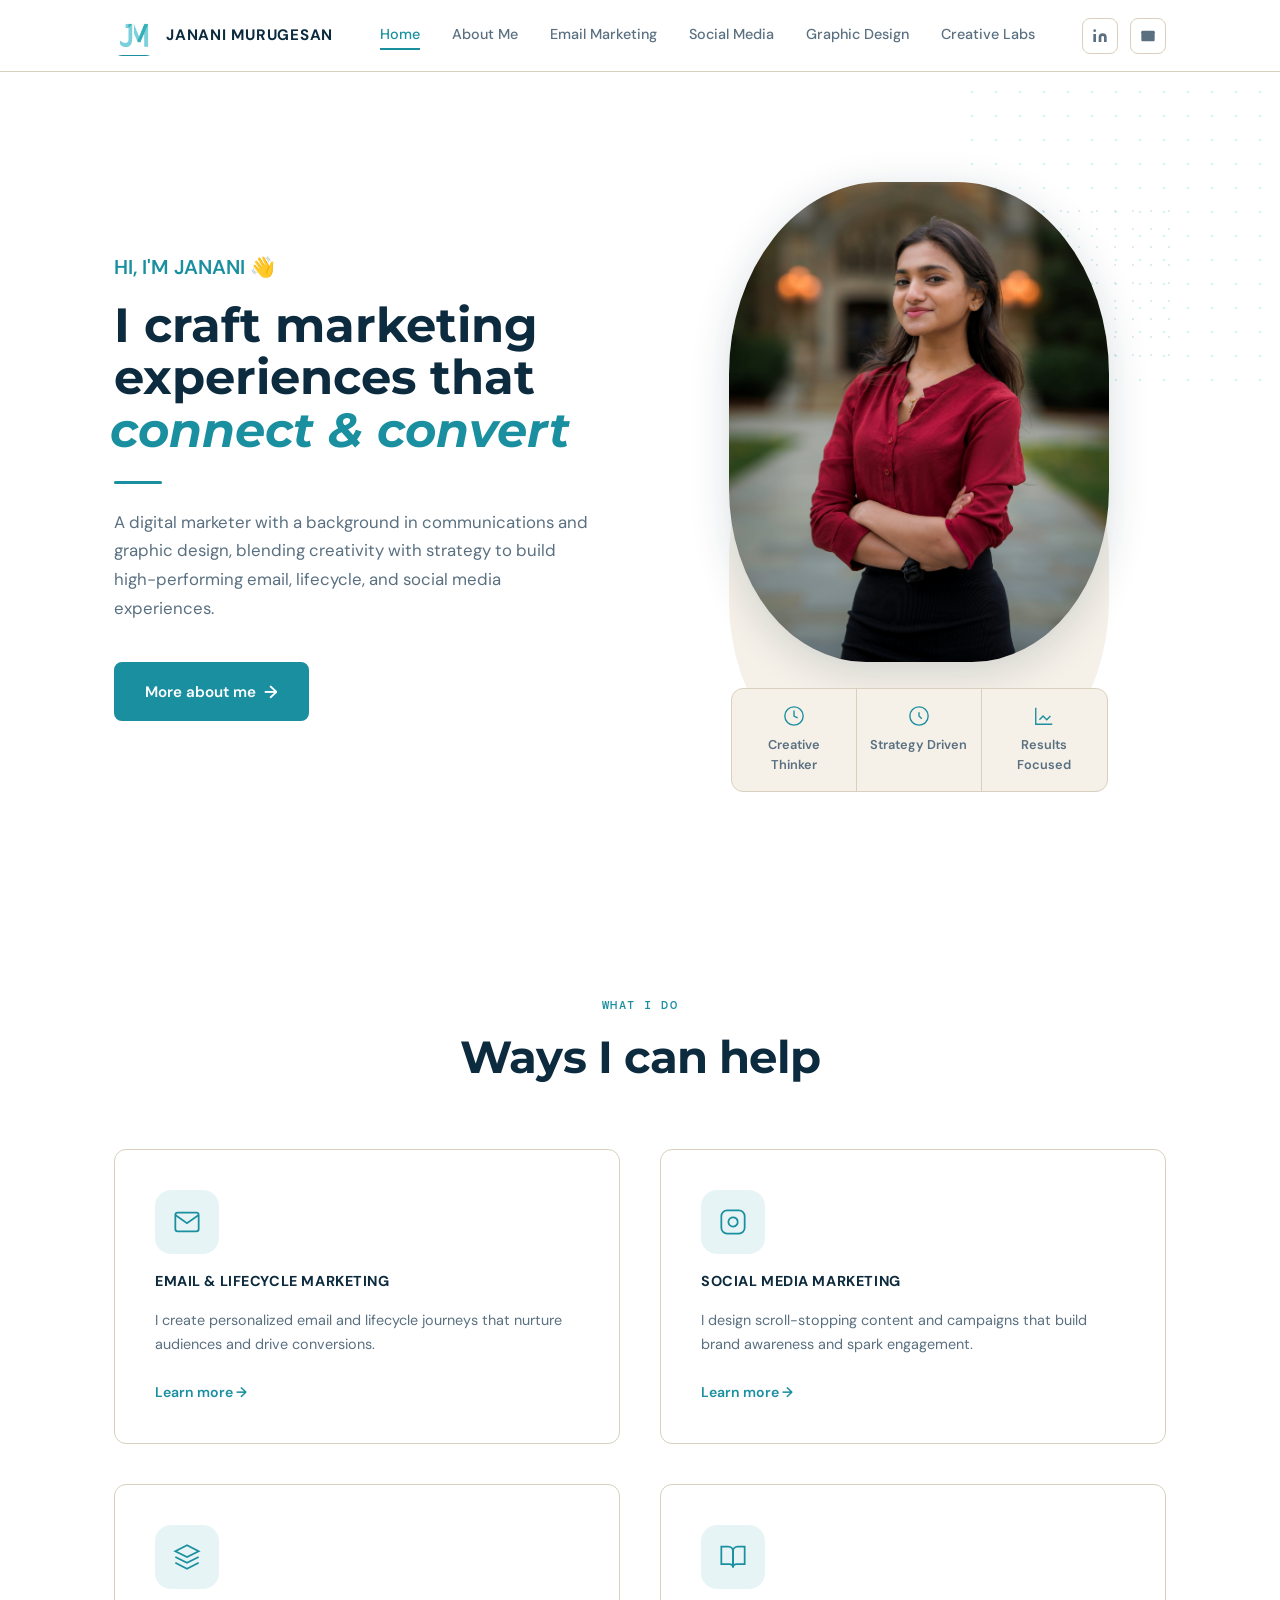
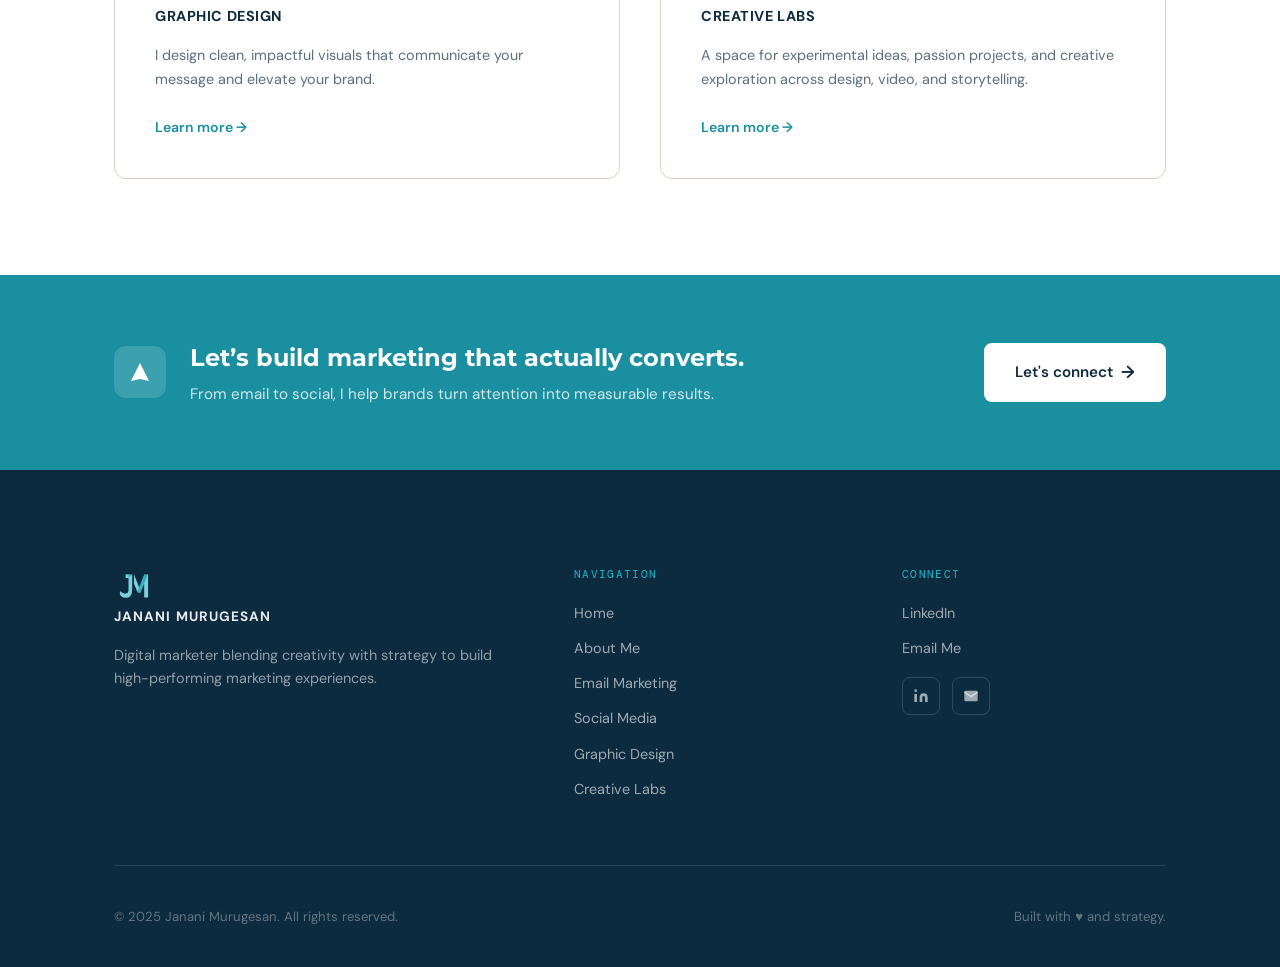
<file: index.html>
<!DOCTYPE html>
<html lang="en">
<head>
  <meta charset="UTF-8" />
  <meta name="viewport" content="width=device-width, initial-scale=1.0" />
  <title>Janani Murugesan</title>
  <link rel="icon" type="image/png" href="images/Logo/Personalidentity-03.jpg" />
  <link rel="preconnect" href="https://fonts.googleapis.com" />
  <link rel="preconnect" href="https://fonts.gstatic.com" crossorigin />
  <link href="https://fonts.googleapis.com/css2?family=Playfair+Display:ital,wght@0,700;1,700&family=DM+Sans:wght@400;500;600;700&family=DM+Mono:wght@400;500&family=Montserrat:wght@600;700&display=swap" rel="stylesheet">
  <link href="https://fonts.googleapis.com/css2?family=Playfair+Display:ital,wght@0,700;1,700&family=DM+Sans:wght@400;500;600;700&family=DM+Mono:wght@400;500&display=swap" rel="stylesheet" />
  <link rel="stylesheet" href="styles.css" />
  <link rel="stylesheet" href="home.css" />
</head>
<body>

  <!-- ======================== NAV ======================== -->
  <nav class="nav" id="nav">
    <div class="container nav__inner">
      <a href="index.html" class="nav__logo">
        <div class="nav__logo-mark"><img src="images/Logo/Personalidentity-03.jpg" alt="JM logo" /></div>
        <span class="nav__logo-name">Janani Murugesan</span>
      </a>

      <div class="nav__links">
        <a href="index.html" class="nav__link active">Home</a>
        <a href="about.html" class="nav__link">About Me</a>
        <a href="email-marketing1.html" class="nav__link">Email Marketing</a>
        <a href="social-media.html" class="nav__link">Social Media</a>
        <a href="graphic-design.html" class="nav__link">Graphic Design</a>
        <a href="misc.html" class="nav__link">Creative Labs</a>
      </div>

      <div class="nav__icons">
        <a href="https://www.linkedin.com/in/janani-murugesan-a76573238/" target="_blank" class="nav__icon" aria-label="LinkedIn">
          <svg viewBox="0 0 24 24" xmlns="http://www.w3.org/2000/svg"><path d="M16 8a6 6 0 0 1 6 6v7h-4v-7a2 2 0 0 0-2-2 2 2 0 0 0-2 2v7h-4v-7a6 6 0 0 1 6-6zM2 9h4v12H2z"/><circle cx="4" cy="4" r="2"/></svg>
        </a>
        <a href="mailto:jananimuru26@gmail.com" class="nav__icon" aria-label="Email">
          <svg viewBox="0 0 24 24" xmlns="http://www.w3.org/2000/svg"><path d="M4 4h16c1.1 0 2 .9 2 2v12c0 1.1-.9 2-2 2H4c-1.1 0-2-.9-2-2V6c0-1.1.9-2 2-2z"/><polyline points="22,6 12,13 2,6" style="fill:none;stroke:currentColor;stroke-width:2"/></svg>
        </a>
      </div>

      <button class="nav__hamburger" id="hamburger" aria-label="Toggle menu">
        <span></span><span></span><span></span>
      </button>
    </div>
  </nav>

  <!-- Mobile menu -->
  <div class="nav__mobile" id="mobileMenu">
    <a href="index.html" class="nav__mobile-link active">Home</a>
    <a href="about.html" class="nav__mobile-link">About Me</a>
    <a href="email-marketing1.html" class="nav__mobile-link">Email Marketing</a>
    <a href="social-media.html" class="nav__mobile-link">Social Media</a>
    <a href="graphic-design.html" class="nav__mobile-link">Graphic Design</a>
    <a href="misc.html" class="nav__mobile-link">Creative Labs</a>
    <div class="nav__mobile-icons">
      <a href="https://www.linkedin.com/in/janani-murugesan-a76573238/" target="_blank" class="nav__icon" aria-label="LinkedIn">
        <svg viewBox="0 0 24 24" xmlns="http://www.w3.org/2000/svg"><path d="M16 8a6 6 0 0 1 6 6v7h-4v-7a2 2 0 0 0-2-2 2 2 0 0 0-2 2v7h-4v-7a6 6 0 0 1 6-6zM2 9h4v12H2z"/><circle cx="4" cy="4" r="2"/></svg>
      </a>
      <a href="mailto:jananimuru26@gmail.com" class="nav__icon" aria-label="Email">
        <svg viewBox="0 0 24 24" xmlns="http://www.w3.org/2000/svg"><path d="M4 4h16c1.1 0 2 .9 2 2v12c0 1.1-.9 2-2 2H4c-1.1 0-2-.9-2-2V6c0-1.1.9-2 2-2z"/><polyline points="22,6 12,13 2,6" style="fill:none;stroke:currentColor;stroke-width:2"/></svg>
      </a>
    </div>
  </div>

  <main>
    <!-- ======================== HERO ======================== -->
    <section class="hero">
      <div class="hero__bg-dots"></div>
      <div class="container hero__inner">
        <div class="hero__content animate-fade-up">
          <p class="hero__greeting" style="text-transform: uppercase; font-size: 20px;">Hi, I'm Janani 👋</p>
          <h1 class="heading-xl hero__headline" style="line-height: 1.1;">
            <span style="font-family: 'Montserrat', sans-serif; font-weight: 700; letter-spacing: 0em;">
              I craft marketing experiences that
            </span><em class="hero__italic" style="font-family: 'Montserrat', sans-serif; font-weight: 700; letter-spacing: 0em; margin-left: -4px;">
              connect & convert
            </em>
          </h1>
          <div class="divider"></div>
          <p class="body-lg hero__body">
            A digital marketer with a background in communications and graphic design, blending creativity with strategy to build high-performing email, lifecycle, and social media experiences.
          </p>
          <div class="hero__actions">
            <a href="about.html" class="btn btn-primary btn-arrow">More about me</a>
          </div>
          
        </div>

        <div class="hero__image-wrap animate-fade-up animate-fade-up-delay-2" style="display:flex; flex-direction:column; align-items:center; gap:26px; align-self:start; margin-top:2px;">

          <div class="hero__image-bg" style="z-index:0;"></div>
        
          <div class="hero__image-container">
            <img src="/images/janani-photo.jpg" alt="Janani Murugesan" class="hero__photo" />
          </div>
        
          <div class="hero__badges" style="max-width:100%; margin-top:0; position:relative; z-index:5;">
            <div class="hero__badge">
              <svg viewBox="0 0 24 24" fill="none" stroke="currentColor" stroke-width="1.5">
                <circle cx="12" cy="12" r="10"/>
                <path d="M12 6v6l4 2"/>
              </svg>
              <span>Creative Thinker</span>
            </div>
        
            <div class="hero__badge">
              <svg viewBox="0 0 24 24" fill="none" stroke="currentColor" stroke-width="1.5">
                <path d="M12 22C6.477 22 2 17.523 2 12S6.477 2 12 2s10 4.477 10 10-4.477 10-10 10z"/>
                <path d="M12 8v4l3 3"/>
              </svg>
              <span>Strategy Driven</span>
            </div>
        
            <div class="hero__badge">
              <svg viewBox="0 0 24 24" fill="none" stroke="currentColor" stroke-width="1.5">
                <path d="M3 3v18h18"/>
                <path d="M7 16l4-4 4 4 4-4"/>
              </svg>
              <span>Results Focused</span>
            </div>
          </div>
        
          <div class="hero__dot-grid"></div>
        
        </div>
      </div>
    </section>

    <!-- ======================== WHAT I DO ======================== -->
    <section class="section services">
      <div class="container">
        <div class="text-center mb-md">
          <p class="label">What I Do</p>
          <h2 class="heading-lg mt-sm">Ways I can help</h2>
        </div>

        <div class="grid-2 services__grid">
          <!-- Email & Lifecycle -->
          <div class="card services__card">
            <div class="services__card-icon">
              <svg viewBox="0 0 24 24" fill="none" stroke="currentColor" stroke-width="1.5"><path d="M4 4h16c1.1 0 2 .9 2 2v12c0 1.1-.9 2-2 2H4c-1.1 0-2-.9-2-2V6c0-1.1.9-2 2-2z"/><polyline points="22,6 12,13 2,6"/></svg>
            </div>
            <h3 class="heading-sm services__title">Email &amp; Lifecycle Marketing</h3>
            <p class="body-sm mt-sm">I create personalized email and lifecycle journeys that nurture audiences and drive conversions.</p>
            <a href="email-marketing1.html" class="services__learn-more">Learn more →</a>
          </div>

          <!-- Social Media -->
          <div class="card services__card">
            <div class="services__card-icon">
              <svg viewBox="0 0 24 24" fill="none" stroke="currentColor" stroke-width="1.5"><rect x="2" y="2" width="20" height="20" rx="5"/><path d="M16 11.37A4 4 0 1 1 12.63 8 4 4 0 0 1 16 11.37z"/><line x1="17.5" y1="6.5" x2="17.51" y2="6.5"/></svg>
            </div>
            <h3 class="heading-sm services__title">Social Media Marketing</h3>
            <p class="body-sm mt-sm">I design scroll-stopping content and campaigns that build brand awareness and spark engagement.</p>
            <a href="social-media.html" class="services__learn-more">Learn more →</a>
          </div>

          <!-- Graphic Design -->
          <div class="card services__card">
            <div class="services__card-icon">
              <svg viewBox="0 0 24 24" fill="none" stroke="currentColor" stroke-width="1.5"><path d="M12 2L2 7l10 5 10-5-10-5z"/><path d="M2 17l10 5 10-5"/><path d="M2 12l10 5 10-5"/></svg>
            </div>
            <h3 class="heading-sm services__title">Graphic Design</h3>
            <p class="body-sm mt-sm">I design clean, impactful visuals that communicate your message and elevate your brand.</p>
            <a href="graphic-design.html" class="services__learn-more">Learn more →</a>
          </div>

          <!-- Publication Design -->
          <div class="card services__card">
            <div class="services__card-icon">
              <svg viewBox="0 0 24 24" fill="none" stroke="currentColor" stroke-width="1.5"><path d="M2 3h6a4 4 0 0 1 4 4v14a3 3 0 0 0-3-3H2z"/><path d="M22 3h-6a4 4 0 0 0-4 4v14a3 3 0 0 1 3-3h7z"/></svg>
            </div>
            <h3 class="heading-sm services__title">Creative Labs</h3>
            <p class="body-sm mt-sm"> A space for experimental ideas, passion projects, and creative exploration across design, video, and storytelling.</p>
            <a href="misc.html" class="services__learn-more">Learn more →</a>
          </div>
        </div>
      </div>
    </section>

    <!-- ======================== CTA BANNER ======================== -->
    <div class="cta-banner">
      <div class="container cta-banner__inner">
        <div class="flex gap-md" style="align-items:center;">
          <div class="cta-banner__icon">
            <svg viewBox="0 0 24 24" xmlns="http://www.w3.org/2000/svg"><path d="M12 19l9 2-9-18-9 18 9-2zm0 0v-8"/></svg>
          </div>
          <div class="cta-banner__text">
            <h3>Let’s build marketing that actually converts.</h3>
            <p>From email to social, I help brands turn attention into measurable results.</p>
          </div>
        </div>
        <a href="mailto:jananimuru26@gmail.com" class="btn btn-white btn-arrow">Let's connect</a>
      </div>
    </div>
  </main>

  <!-- ======================== FOOTER ======================== -->
  <footer class="footer">
    <div class="container">
      <div class="footer__top">
        <div class="footer__brand">
          <div class="nav__logo-mark1"><img src="images/Logo/Personalidentity-03.png" alt="JM logo" /></div>
          <div class="footer__brand-name">Janani Murugesan</div>
          <p class="footer__tagline">Digital marketer blending creativity with strategy to build high-performing marketing experiences.</p>
        </div>
        <div>
          <p class="footer__col-title">Navigation</p>
          <ul class="footer__links">
            <li><a href="index.html" class="footer__link">Home</a></li>
            <li><a href="about.html" class="footer__link">About Me</a></li>
            <li><a href="email-marketing1.html" class="footer__link">Email Marketing</a></li>
            <li><a href="social-media.html" class="footer__link">Social Media</a></li>
            <li><a href="graphic-design.html" class="footer__link">Graphic Design</a></li>
            <li><a href="misc.html" class="footer__link">Creative Labs</a></li>
          </ul>
        </div>
        <div>
          <p class="footer__col-title">Connect</p>
          <ul class="footer__links">
            <li><a href="https://www.linkedin.com/in/janani-murugesan-a76573238/" target="_blank" class="footer__link">LinkedIn</a></li>
            <li><a href="mailto:jananimuru26@gmail.com" class="footer__link">Email Me</a></li>
          </ul>
          <div class="footer__social mt-md">
            <a href="https://www.linkedin.com/in/janani-murugesan-a76573238/" target="_blank" class="footer__social-link" aria-label="LinkedIn">
              <svg viewBox="0 0 24 24"><path d="M16 8a6 6 0 0 1 6 6v7h-4v-7a2 2 0 0 0-2-2 2 2 0 0 0-2 2v7h-4v-7a6 6 0 0 1 6-6zM2 9h4v12H2z"/><circle cx="4" cy="4" r="2"/></svg>
            </a>
            <a href="mailto:jananimuru26@gmail.com" class="footer__social-link" aria-label="Email">
              <svg viewBox="0 0 24 24"><path d="M4 4h16c1.1 0 2 .9 2 2v12c0 1.1-.9 2-2 2H4c-1.1 0-2-.9-2-2V6c0-1.1.9-2 2-2z"/><polyline points="22,6 12,13 2,6" style="fill:none;stroke:currentColor;stroke-width:2"/></svg>
            </a>
          </div>
        </div>
      </div>
      <div class="footer__bottom">
        <span>© 2025 Janani Murugesan. All rights reserved.</span>
        <span>Built with ♥ and strategy.</span>
      </div>
    </div>
  </footer>

  <script src="nav.js"></script>
</body>
</html>
</file>
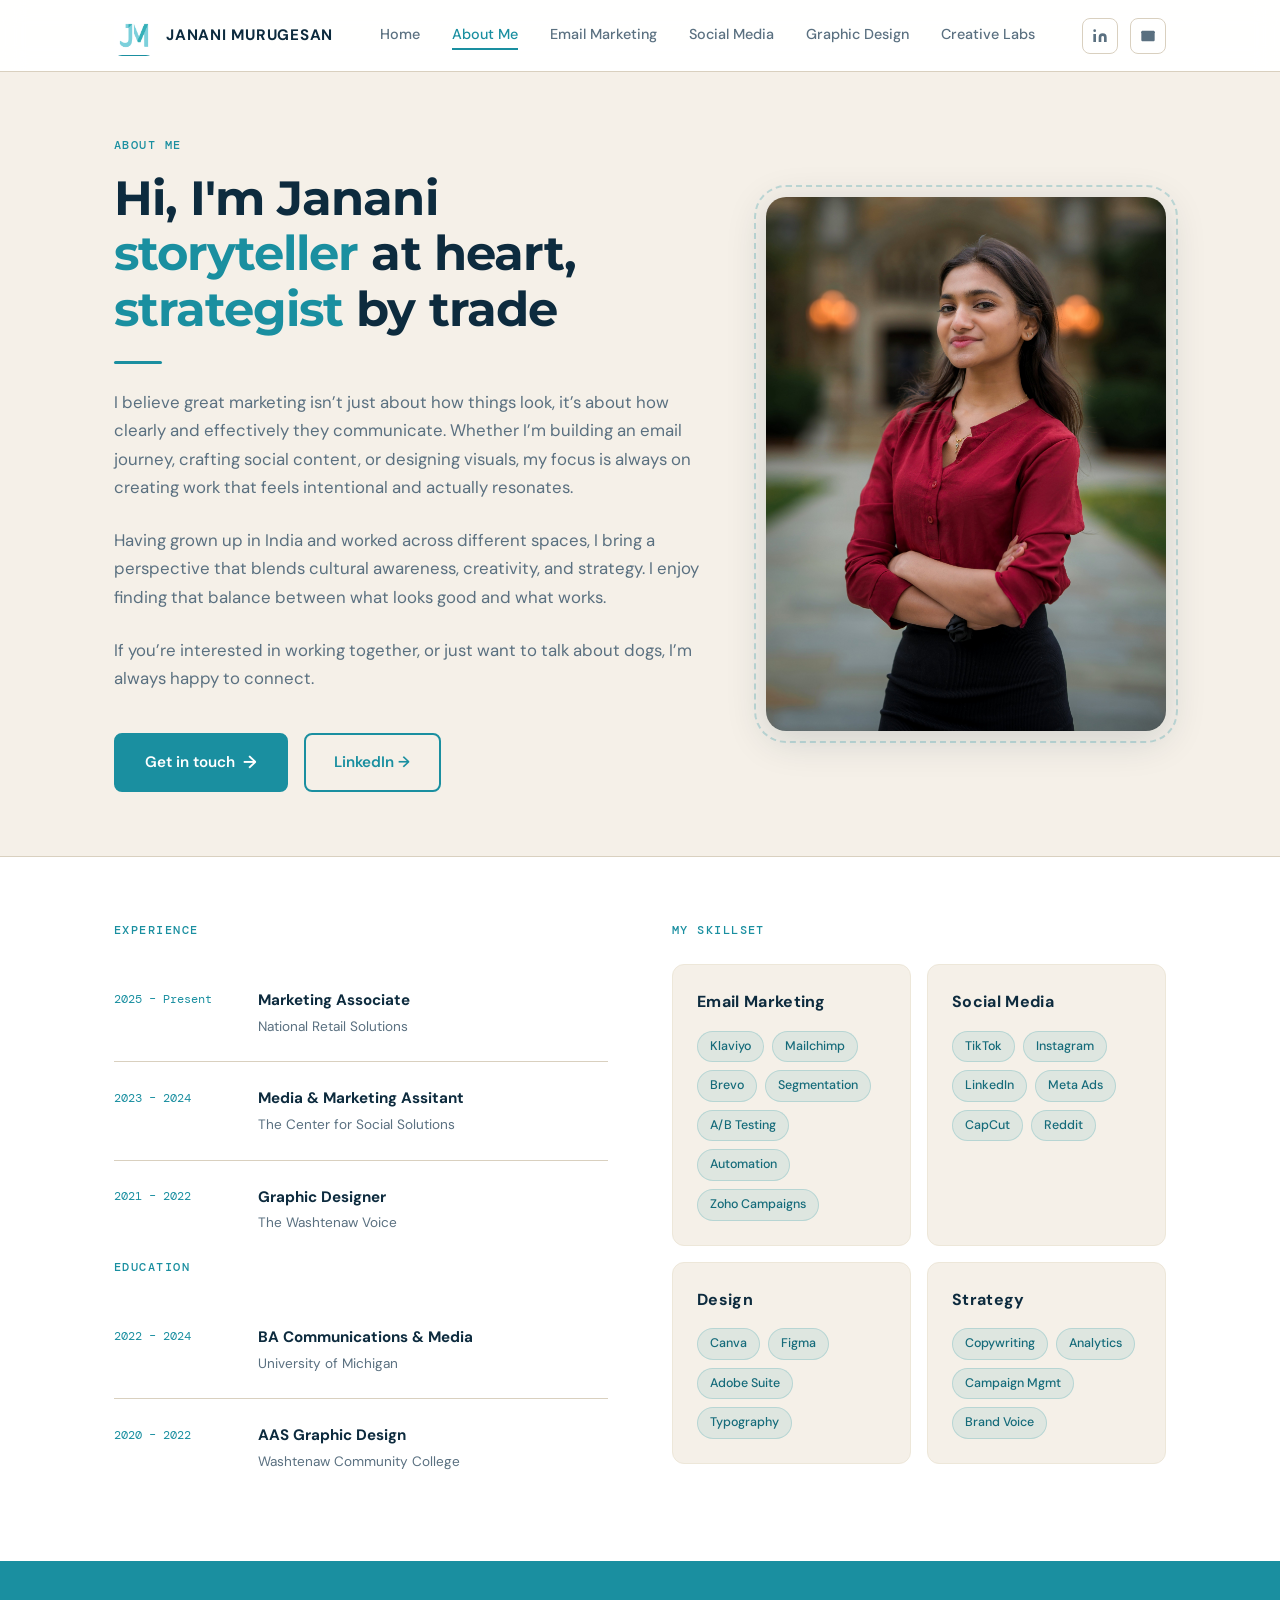
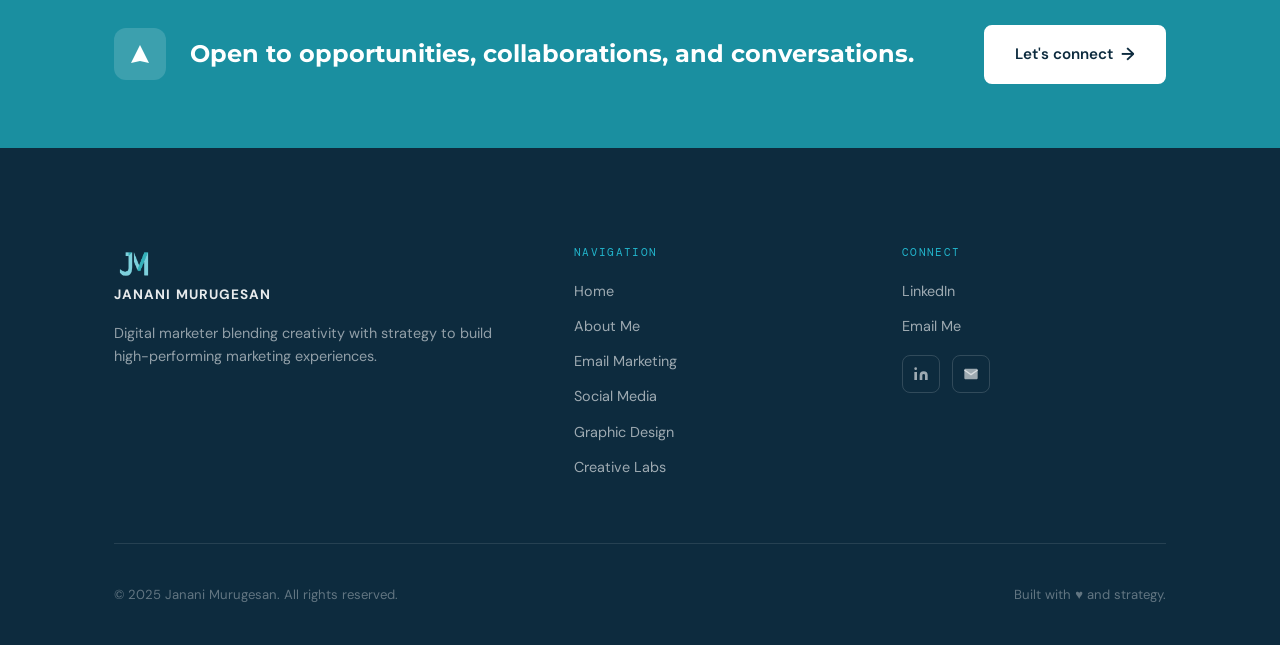
<file: about.html>
<!DOCTYPE html>
<html lang="en">
<head>
  <meta charset="UTF-8" />
  <meta name="viewport" content="width=device-width, initial-scale=1.0" />
  <title>About Me — Janani Murugesan</title>
  <link rel="icon" type="image/png" href="images/Logo/Personalidentity-03.jpg" />

  <link rel="preconnect" href="https://fonts.googleapis.com" />
  <link rel="preconnect" href="https://fonts.gstatic.com" crossorigin />
  <link href="https://fonts.googleapis.com/css2?family=Playfair+Display:ital,wght@0,700;1,700&family=DM+Sans:wght@400;500;600;700&family=DM+Mono:wght@400;500&family=Bebas+Neue&family=Montserrat:wght@700;800;900&display=swap" rel="stylesheet" />
  <link rel="stylesheet" href="styles.css" />
  <link rel="stylesheet" href="inner-pages.css" />
</head>
<body>

  <!-- ======================== NAV ======================== -->
  <nav class="nav" id="nav">
    <div class="container nav__inner">
      <a href="index.html" class="nav__logo">
        <div class="nav__logo-mark"><img src="images/Logo/Personalidentity-03.jpg" alt="JM logo" /></div>
        <span class="nav__logo-name">Janani Murugesan</span>
      </a>
      <div class="nav__links">
        <a href="index.html" class="nav__link">Home</a>
        <a href="about.html" class="nav__link active">About Me</a>
        <a href="email-marketing1.html" class="nav__link">Email Marketing</a>
        <a href="social-media.html" class="nav__link">Social Media</a>
        <a href="graphic-design.html" class="nav__link">Graphic Design</a>
        <a href="misc.html" class="nav__link">Creative Labs</a>
      </div>
      <div class="nav__icons">
        <a href="https://www.linkedin.com/in/janani-murugesan-a76573238/" target="_blank" class="nav__icon" aria-label="LinkedIn">
          <svg viewBox="0 0 24 24"><path d="M16 8a6 6 0 0 1 6 6v7h-4v-7a2 2 0 0 0-2-2 2 2 0 0 0-2 2v7h-4v-7a6 6 0 0 1 6-6zM2 9h4v12H2z"/><circle cx="4" cy="4" r="2"/></svg>
        </a>
        <a href="mailto:jananimuru26@gmail.com" class="nav__icon" aria-label="Email">
          <svg viewBox="0 0 24 24"><path d="M4 4h16c1.1 0 2 .9 2 2v12c0 1.1-.9 2-2 2H4c-1.1 0-2-.9-2-2V6c0-1.1.9-2 2-2z"/><polyline points="22,6 12,13 2,6" style="fill:none;stroke:currentColor;stroke-width:2"/></svg>
        </a>
      </div>
      <button class="nav__hamburger" id="hamburger" aria-label="Toggle menu">
        <span></span><span></span><span></span>
      </button>
    </div>
  </nav>
  <div class="nav__mobile" id="mobileMenu">
    <a href="index.html" class="nav__mobile-link">Home</a>
    <a href="about.html" class="nav__mobile-link active">About Me</a>
    <a href="email-marketing1.html" class="nav__mobile-link">Email Marketing</a>
    <a href="social-media.html" class="nav__mobile-link">Social Media</a>
    <a href="graphic-design.html" class="nav__mobile-link">Graphic Design</a>
    <a href="misc.html" class="nav__mobile-link active">Creative Labs</a>
    <div class="nav__mobile-icons">
      <a href="https://www.linkedin.com/in/janani-murugesan-a76573238/" target="_blank" class="nav__icon"><svg viewBox="0 0 24 24"><path d="M16 8a6 6 0 0 1 6 6v7h-4v-7a2 2 0 0 0-2-2 2 2 0 0 0-2 2v7h-4v-7a6 6 0 0 1 6-6zM2 9h4v12H2z"/><circle cx="4" cy="4" r="2"/></svg></a>
      <a href="mailto:jananimuru26@gmail.com" class="nav__icon"><svg viewBox="0 0 24 24"><path d="M4 4h16c1.1 0 2 .9 2 2v12c0 1.1-.9 2-2 2H4c-1.1 0-2-.9-2-2V6c0-1.1.9-2 2-2z"/><polyline points="22,6 12,13 2,6" style="fill:none;stroke:currentColor;stroke-width:2"/></svg></a>
    </div>
  </div>

  <main>

    <!-- ======================== ABOUT HERO ======================== -->
    <section class="about-hero">
      <div class="container">
        <div class="about-hero__inner">
          <div class="animate-fade-up">
            <p class="label">About Me</p>
            <h1 class="heading-xl mt-sm">
              Hi, I'm Janani<br>
              <span class="text-teal">storyteller</span> at heart, <span class="text-teal">strategist</span> by trade
            </h1>
            <div class="divider"></div>
            <p class="body-lg mt-md">
              I believe great marketing isn’t just about how things look, it’s about how clearly and effectively they communicate. Whether I’m building an email journey, crafting social content, or designing visuals, my focus is always on creating work that feels intentional and actually resonates.
            </p>
            <p class="body-lg mt-md">
              Having grown up in India and worked across different spaces, I bring a perspective that blends cultural awareness, creativity, and strategy. I enjoy finding that balance between what looks good and what works.
            </p>
            <p class="body-lg mt-md">
              If you’re interested in working together, or just want to talk about dogs, I’m always happy to connect.            </p>
            <div class="flex gap-sm mt-lg" style="flex-wrap:wrap;">
              <a href="mailto:jananimuru26@gmail.com" class="btn btn-primary btn-arrow">Get in touch</a>
              <a href="https://www.linkedin.com/in/janani-murugesan-a76573238/" target="_blank" class="btn btn-outline">LinkedIn →</a>
            </div>
          </div>
          <div class="about-hero__image-wrap animate-fade-up animate-fade-up-delay-2">
            <!-- Replace src with actual photo -->
            <img src="/images/janani-photo.jpg" alt="Janani Murugesan" class="about-hero__image" />
          </div>
        </div>
      </div>
    </section>

    <!-- ======================== WHAT I BRING ======================== -->
    <section class="section-sm">
      <div class="container">
        <div class="grid-2" style="gap: var(--space-xl); align-items: start;">
          <!-- Experience -->
          <div>
            <p class="label mb-md">Experience</p>
            <div class="experience-list">
              <div class="exp-item">
                <span class="exp-item__date">2025 – Present</span>
                <div>
                  <p class="exp-item__role">Marketing Associate</p>
                  <p class="exp-item__company">National Retail Solutions</p>
                </div>
              </div>
              <div class="exp-item">
                <span class="exp-item__date">2023 – 2024</span>
                <div>
                  <p class="exp-item__role">Media & Marketing Assitant</p>
                  <p class="exp-item__company">The Center for Social Solutions</p>
                </div>
              </div>
              <div class="exp-item">
                <span class="exp-item__date">2021 – 2022</span>
                <div>
                  <p class="exp-item__role">Graphic Designer</p>
                  <p class="exp-item__company">The Washtenaw Voice</p>
                </div>
              </div>
            </div>
            <div>
              <p class="label mb-md">Education</p>
              <div class="exp-item">
                <span class="exp-item__date">2022 – 2024</span>
                <div>
                  <p class="exp-item__role">BA Communications &amp; Media</p>
                  <p class="exp-item__company">University of Michigan</p>
                </div>
              </div>
              <div class="exp-item">
                <span class="exp-item__date">2020 – 2022</span>
                <div>
                  <p class="exp-item__role">AAS Graphic Design</p>
                  <p class="exp-item__company">Washtenaw Community College</p>
                </div>
              </div>
            </div>
          </div>

          <!-- Skills -->
          <div>
            <p class="label mb-md">My Skillset</p>
            <div class="grid-2" style="gap: var(--space-sm);">
              <div class="card card-beige" style="padding: var(--space-md);">
                <p class="heading-sm mb-sm">Email Marketing</p>
                <div class="skills-cloud" style="margin-top:0;">
                  <span class="tag tag-teal">Klaviyo</span>
                  <span class="tag tag-teal">Mailchimp</span>
                  <span class="tag tag-teal">Brevo</span>
                  <span class="tag tag-teal">Segmentation</span>
                  <span class="tag tag-teal">A/B Testing</span>
                  <span class="tag tag-teal">Automation</span>
                  <span class="tag tag-teal">Zoho Campaigns</span>
                </div>
              </div>
              <div class="card card-beige" style="padding: var(--space-md);">
                <p class="heading-sm mb-sm">Social Media</p>
                <div class="skills-cloud" style="margin-top:0;">
                  <span class="tag tag-teal">TikTok</span>
                  <span class="tag tag-teal">Instagram</span>
                  <span class="tag tag-teal">LinkedIn</span>
                  <span class="tag tag-teal">Meta Ads</span>
                  <span class="tag tag-teal">CapCut</span>
                  <span class="tag tag-teal">Reddit</span>
                </div>
              </div>
              <div class="card card-beige" style="padding: var(--space-md);">
                <p class="heading-sm mb-sm">Design</p>
                <div class="skills-cloud" style="margin-top:0;">
                  <span class="tag tag-teal">Canva</span>
                  <span class="tag tag-teal">Figma</span>
                  <span class="tag tag-teal">Adobe Suite</span>
                  <span class="tag tag-teal">Typography</span>
                </div>
              </div>
              <div class="card card-beige" style="padding: var(--space-md);">
                <p class="heading-sm mb-sm">Strategy</p>
                <div class="skills-cloud" style="margin-top:0;">
                  <span class="tag tag-teal">Copywriting</span>
                  <span class="tag tag-teal">Analytics</span>
                  <span class="tag tag-teal">Campaign Mgmt</span>
                  <span class="tag tag-teal">Brand Voice</span>
                </div>
              </div>
            </div>
          </div>
        </div>
      </div>
    </section>

    <!-- ======================== CTA ======================== -->
    <div class="cta-banner">
      <div class="container cta-banner__inner">
        <div class="flex gap-md" style="align-items:center;">
          <div class="cta-banner__icon">
            <svg viewBox="0 0 24 24" xmlns="http://www.w3.org/2000/svg"><path d="M12 19l9 2-9-18-9 18 9-2zm0 0v-8"/></svg>
          </div>
          <div class="cta-banner__text">
            <h3>Open to opportunities, collaborations, and conversations.</h3>
            
          </div>
        </div>
        <a href="mailto:jananimuru26@gmail.com.com" class="btn btn-white btn-arrow">Let's connect</a>
      </div>
    </div>

  </main>

  <!-- ======================== FOOTER ======================== -->
  <footer class="footer">
    <div class="container">
      <div class="footer__top">
        <div class="footer__brand">
          <div class="nav__logo-mark1"><img src="images/Logo/Personalidentity-03.png" alt="JM logo" /></div>
          <div class="footer__brand-name">Janani Murugesan</div>
          <p class="footer__tagline">Digital marketer blending creativity with strategy to build high-performing marketing experiences.</p>
        </div>
        <div>
          <p class="footer__col-title">Navigation</p>
          <ul class="footer__links">
            <li><a href="index.html" class="footer__link">Home</a></li>
            <li><a href="about.html" class="footer__link">About Me</a></li>
            <li><a href="email-marketing1.html" class="footer__link">Email Marketing</a></li>
            <li><a href="social-media.html" class="footer__link">Social Media</a></li>
            <li><a href="graphic-design.html" class="footer__link">Graphic Design</a></li>
            <li><a href="misc.html" class="footer__link">Creative Labs</a></li>
          </ul>
        </div>
        <div>
          <p class="footer__col-title">Connect</p>
          <ul class="footer__links">
            <li><a href="https://linkedin.com" target="_blank" class="footer__link">LinkedIn</a></li>
            <li><a href="mailto:jananimuru26@gmail.com" class="footer__link">Email Me</a></li>
          </ul>
          <div class="footer__social mt-md">
            <a href="https://www.linkedin.com/in/janani-murugesan-a76573238/" target="_blank" class="footer__social-link" aria-label="LinkedIn">
              <svg viewBox="0 0 24 24"><path d="M16 8a6 6 0 0 1 6 6v7h-4v-7a2 2 0 0 0-2-2 2 2 0 0 0-2 2v7h-4v-7a6 6 0 0 1 6-6zM2 9h4v12H2z"/><circle cx="4" cy="4" r="2"/></svg>
            </a>
            <a href="mailto:jananimuru26@gmail.com" class="footer__social-link" aria-label="Email">
              <svg viewBox="0 0 24 24"><path d="M4 4h16c1.1 0 2 .9 2 2v12c0 1.1-.9 2-2 2H4c-1.1 0-2-.9-2-2V6c0-1.1.9-2 2-2z"/><polyline points="22,6 12,13 2,6" style="fill:none;stroke:currentColor;stroke-width:2"/></svg>
            </a>
          </div>
        </div>
      </div>
      <div class="footer__bottom">
        <span>© 2025 Janani Murugesan. All rights reserved.</span>
        <span>Built with ♥ and strategy.</span>
      </div>
    </div>
  </footer>

  <script src="nav.js"></script>
</body>
</html>
</file>
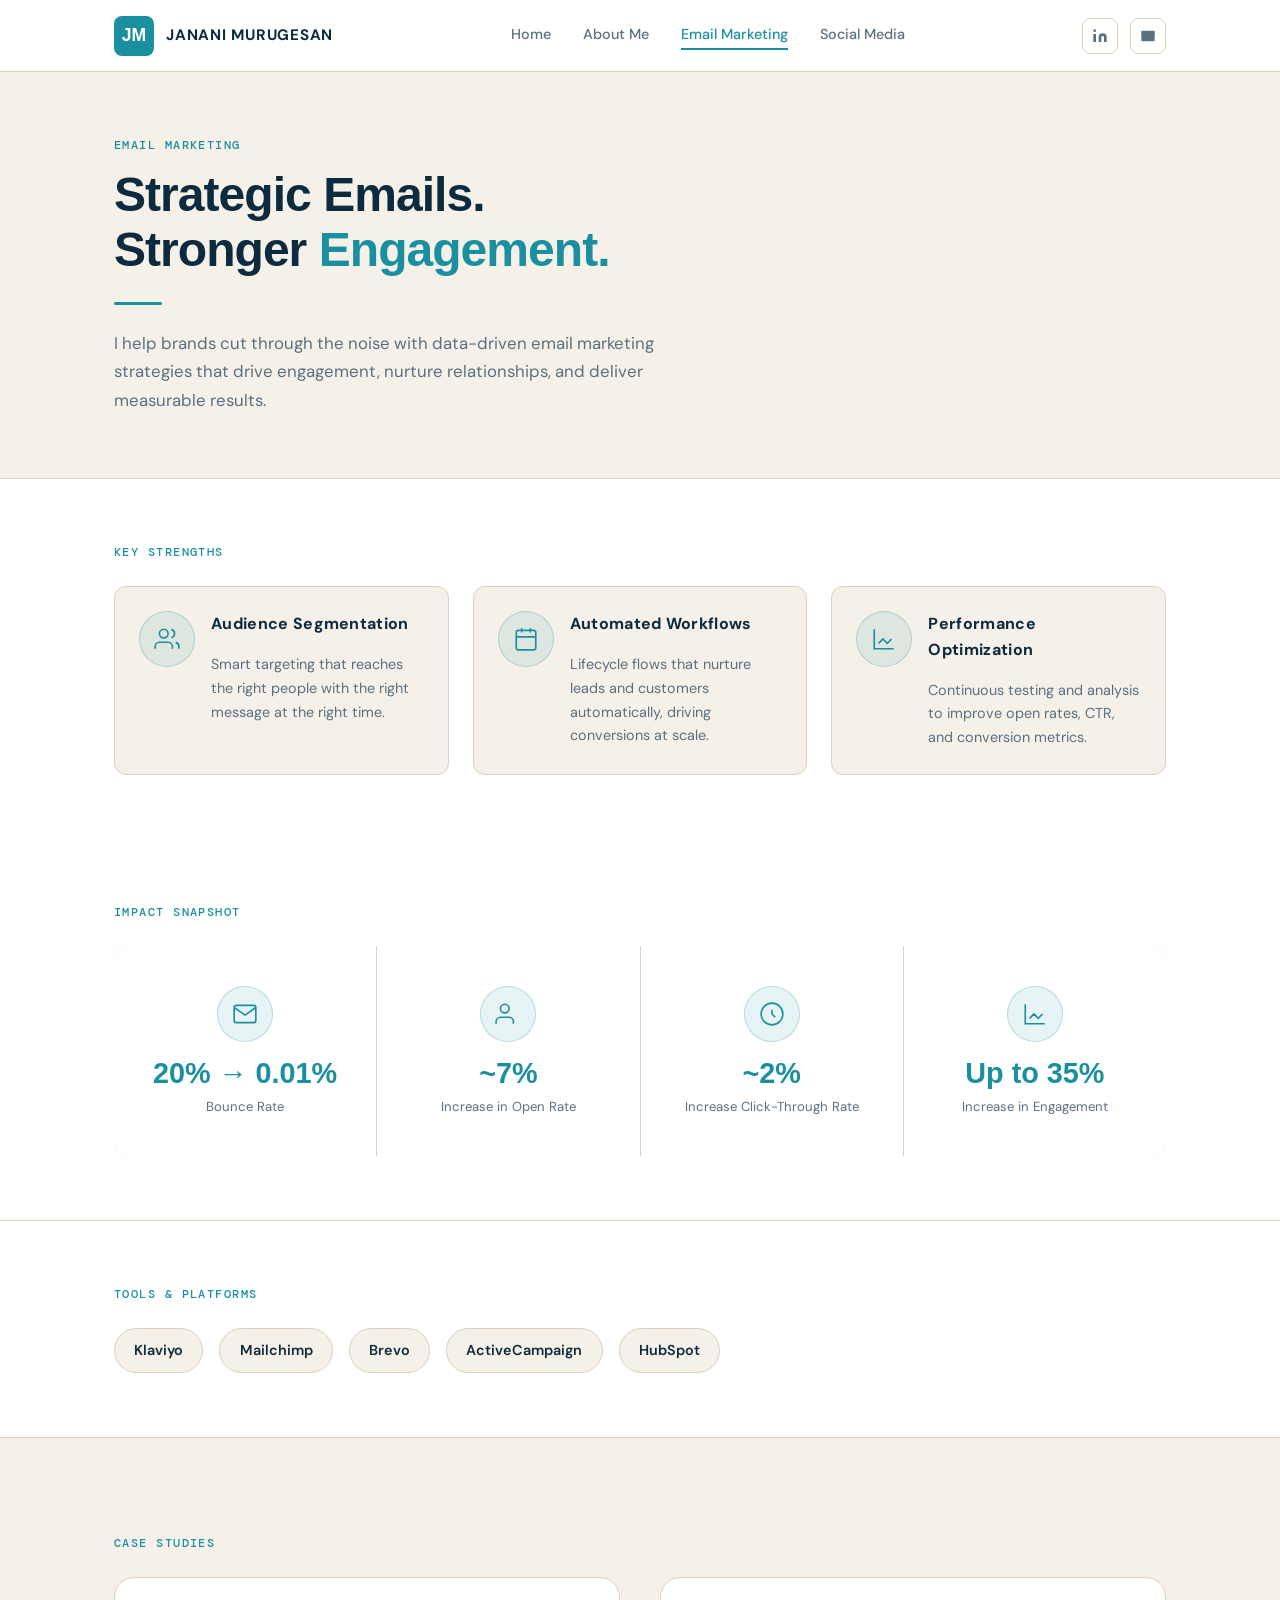
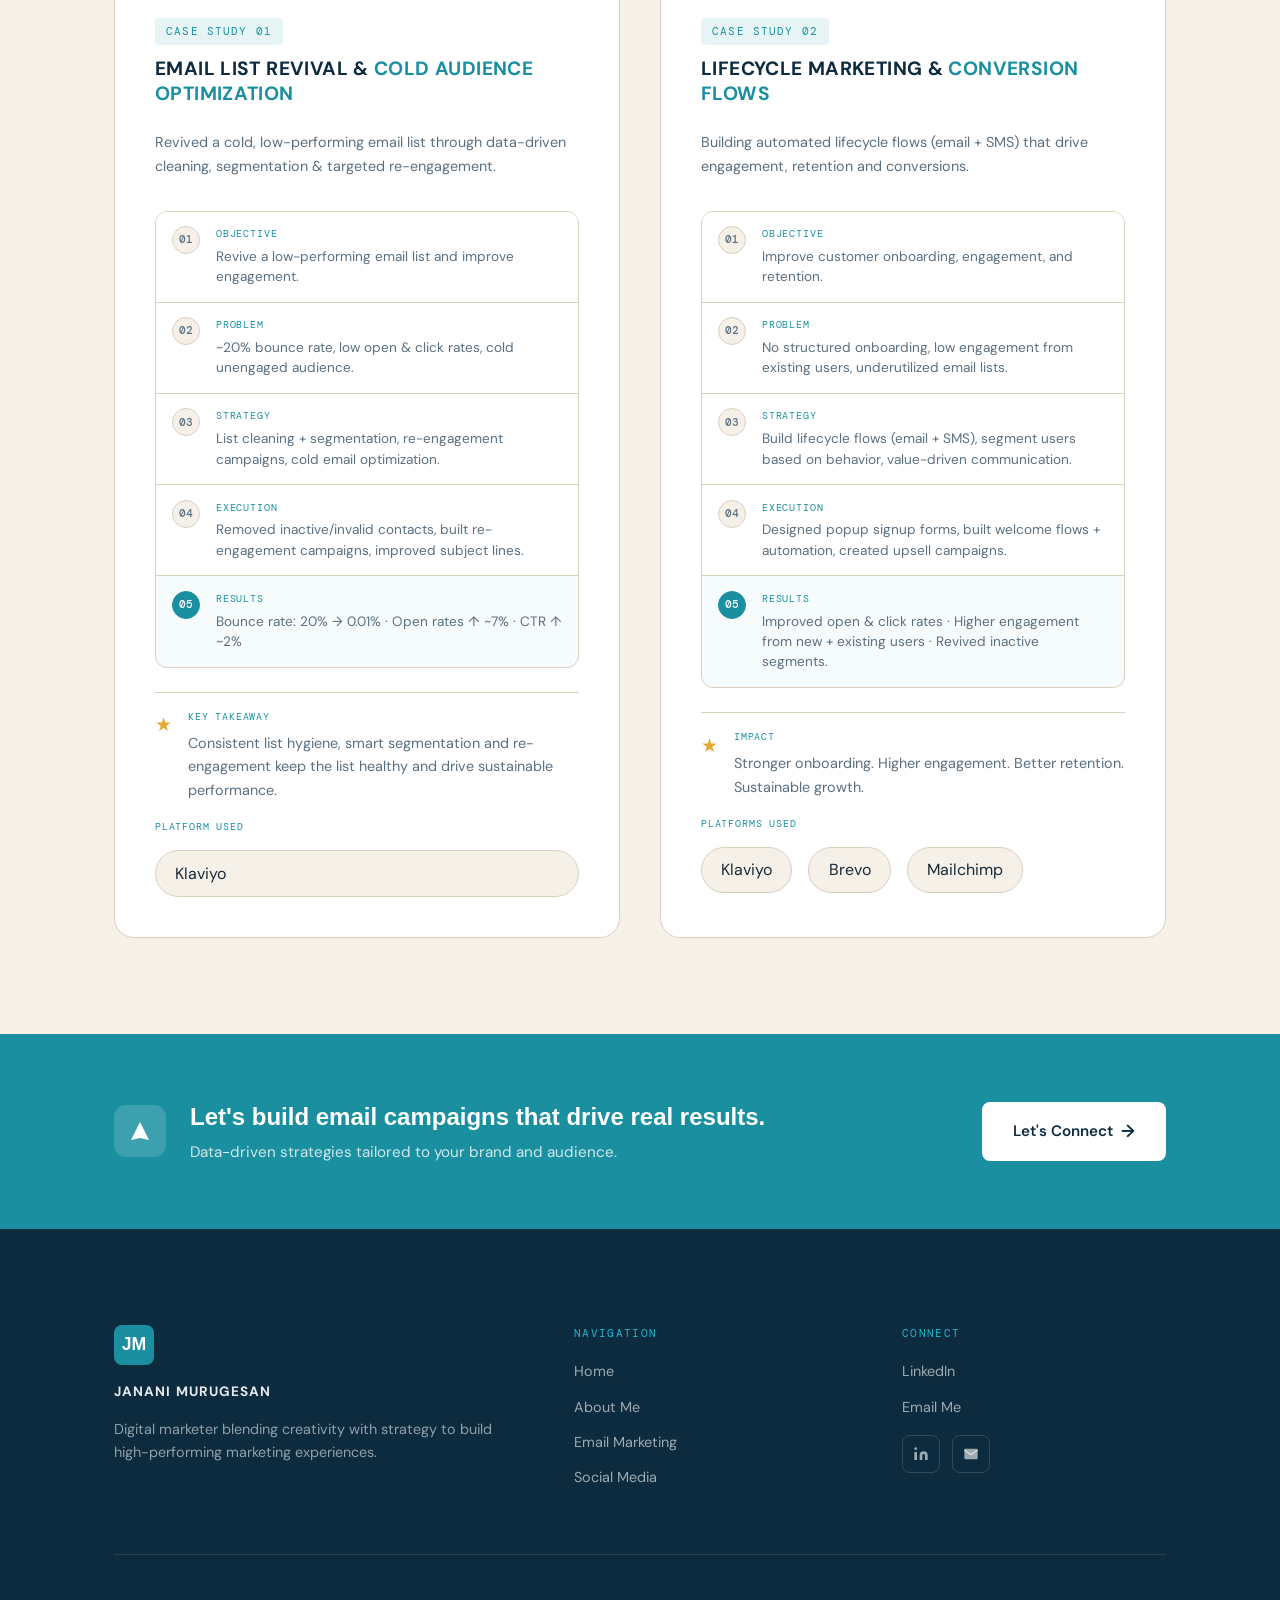
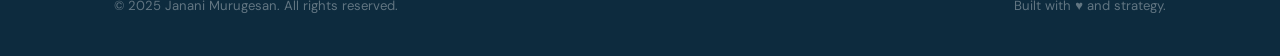
<file: email-marketing.html>
<!DOCTYPE html>
<html lang="en">
<head>
  <meta charset="UTF-8" />
  <meta name="viewport" content="width=device-width, initial-scale=1.0" />
  <title>Email Marketing — Janani Murugesan</title>
  <link rel="preconnect" href="https://fonts.googleapis.com" />
  <link rel="preconnect" href="https://fonts.gstatic.com" crossorigin />
  <link href="https://fonts.googleapis.com/css2?family=Playfair+Display:ital,wght@0,700;1,700&family=DM+Sans:wght@400;500;600;700&family=DM+Mono:wght@400;500&display=swap" rel="stylesheet" />
  <link rel="stylesheet" href="styles.css" />
  <link rel="stylesheet" href="inner-pages.css" />
</head>
<body>

  <!-- ======================== NAV ======================== -->
  <nav class="nav" id="nav">
    <div class="container nav__inner">
      <a href="index.html" class="nav__logo">
        <div class="nav__logo-mark">JM</div>
        <span class="nav__logo-name">Janani Murugesan</span>
      </a>
      <div class="nav__links">
        <a href="index.html" class="nav__link">Home</a>
        <a href="about.html" class="nav__link">About Me</a>
        <a href="email-marketing.html" class="nav__link active">Email Marketing</a>
        <a href="social-media.html" class="nav__link">Social Media</a>
      </div>
      <div class="nav__icons">
        <a href="https://linkedin.com" target="_blank" class="nav__icon" aria-label="LinkedIn">
          <svg viewBox="0 0 24 24" xmlns="http://www.w3.org/2000/svg"><path d="M16 8a6 6 0 0 1 6 6v7h-4v-7a2 2 0 0 0-2-2 2 2 0 0 0-2 2v7h-4v-7a6 6 0 0 1 6-6zM2 9h4v12H2z"/><circle cx="4" cy="4" r="2"/></svg>
        </a>
        <a href="mailto:janani@example.com" class="nav__icon" aria-label="Email">
          <svg viewBox="0 0 24 24" xmlns="http://www.w3.org/2000/svg"><path d="M4 4h16c1.1 0 2 .9 2 2v12c0 1.1-.9 2-2 2H4c-1.1 0-2-.9-2-2V6c0-1.1.9-2 2-2z"/><polyline points="22,6 12,13 2,6" style="fill:none;stroke:currentColor;stroke-width:2"/></svg>
        </a>
      </div>
      <button class="nav__hamburger" id="hamburger" aria-label="Toggle menu">
        <span></span><span></span><span></span>
      </button>
    </div>
  </nav>
  <div class="nav__mobile" id="mobileMenu">
    <a href="index.html" class="nav__mobile-link">Home</a>
    <a href="about.html" class="nav__mobile-link">About Me</a>
    <a href="email-marketing.html" class="nav__mobile-link active">Email Marketing</a>
    <a href="social-media.html" class="nav__mobile-link">Social Media</a>
    <div class="nav__mobile-icons">
      <a href="https://linkedin.com" target="_blank" class="nav__icon"><svg viewBox="0 0 24 24"><path d="M16 8a6 6 0 0 1 6 6v7h-4v-7a2 2 0 0 0-2-2 2 2 0 0 0-2 2v7h-4v-7a6 6 0 0 1 6-6zM2 9h4v12H2z"/><circle cx="4" cy="4" r="2"/></svg></a>
      <a href="mailto:janani@example.com" class="nav__icon"><svg viewBox="0 0 24 24"><path d="M4 4h16c1.1 0 2 .9 2 2v12c0 1.1-.9 2-2 2H4c-1.1 0-2-.9-2-2V6c0-1.1.9-2 2-2z"/><polyline points="22,6 12,13 2,6" style="fill:none;stroke:currentColor;stroke-width:2"/></svg></a>
    </div>
  </div>

  <main>

    <!-- ======================== PAGE HEADER ======================== -->
    <section class="page-header">
      <div class="container">
        <p class="label animate-fade-up">Email Marketing</p>
        <h1 class="heading-xl page-header__title animate-fade-up animate-fade-up-delay-1">
          Strategic Emails.<br>
          Stronger <span class="text-teal">Engagement.</span>
        </h1>
        <div class="divider animate-fade-up animate-fade-up-delay-2"></div>
        <p class="body-lg page-header__desc animate-fade-up animate-fade-up-delay-2">
          I help brands cut through the noise with data-driven email marketing strategies that drive engagement, nurture relationships, and deliver measurable results.
        </p>
      </div>
    </section>

    <!-- ======================== KEY STRENGTHS ======================== -->
    <section class="section-sm">
      <div class="container">
        <p class="label mb-md">Key Strengths</p>
        <div class="grid-3 strengths-grid">
          <div class="strength-item">
            <div class="icon-circle">
              <svg viewBox="0 0 24 24" fill="none" stroke="currentColor" stroke-width="1.5"><path d="M17 21v-2a4 4 0 0 0-4-4H5a4 4 0 0 0-4 4v2"/><circle cx="9" cy="7" r="4"/><path d="M23 21v-2a4 4 0 0 0-3-3.87"/><path d="M16 3.13a4 4 0 0 1 0 7.75"/></svg>
            </div>
            <div>
              <h3 class="heading-sm">Audience Segmentation</h3>
              <p class="body-sm mt-sm">Smart targeting that reaches the right people with the right message at the right time.</p>
            </div>
          </div>
          <div class="strength-item">
            <div class="icon-circle">
              <svg viewBox="0 0 24 24" fill="none" stroke="currentColor" stroke-width="1.5"><rect x="3" y="4" width="18" height="18" rx="2"/><path d="M16 2v4M8 2v4M3 10h18"/></svg>
            </div>
            <div>
              <h3 class="heading-sm">Automated Workflows</h3>
              <p class="body-sm mt-sm">Lifecycle flows that nurture leads and customers automatically, driving conversions at scale.</p>
            </div>
          </div>
          <div class="strength-item">
            <div class="icon-circle">
              <svg viewBox="0 0 24 24" fill="none" stroke="currentColor" stroke-width="1.5"><path d="M3 3v18h18"/><path d="M7 16l4-4 4 4 4-4"/></svg>
            </div>
            <div>
              <h3 class="heading-sm">Performance Optimization</h3>
              <p class="body-sm mt-sm">Continuous testing and analysis to improve open rates, CTR, and conversion metrics.</p>
            </div>
          </div>
        </div>
      </div>
    </section>

    <!-- ======================== IMPACT SNAPSHOT ======================== -->
    <section class="section-sm impact-section">
      <div class="container">
        <p class="label mb-md">Impact Snapshot</p>
        <div class="impact-grid">
          <div class="impact-card">
            <div class="icon-circle" style="margin-bottom:1rem;">
              <svg viewBox="0 0 24 24" fill="none" stroke="currentColor" stroke-width="1.5"><path d="M4 4h16c1.1 0 2 .9 2 2v12c0 1.1-.9 2-2 2H4c-1.1 0-2-.9-2-2V6c0-1.1.9-2 2-2z"/><polyline points="22,6 12,13 2,6"/></svg>
            </div>
            <div class="impact-card__value">20% → 0.01%</div>
            <div class="impact-card__label">Bounce Rate</div>
          </div>
          <div class="impact-card">
            <div class="icon-circle" style="margin-bottom:1rem;">
              <svg viewBox="0 0 24 24" fill="none" stroke="currentColor" stroke-width="1.5"><path d="M17 21v-2a4 4 0 0 0-4-4H5a4 4 0 0 0-4 4v2"/><circle cx="9" cy="7" r="4"/></svg>
            </div>
            <div class="impact-card__value">~7%</div>
            <div class="impact-card__label">Increase in Open Rate</div>
          </div>
          <div class="impact-card">
            <div class="icon-circle" style="margin-bottom:1rem;">
              <svg viewBox="0 0 24 24" fill="none" stroke="currentColor" stroke-width="1.5"><path d="M12 22C6.477 22 2 17.523 2 12S6.477 2 12 2s10 4.477 10 10-4.477 10-10 10z"/><path d="M12 8v4l3 3"/></svg>
            </div>
            <div class="impact-card__value">~2%</div>
            <div class="impact-card__label">Increase Click-Through Rate</div>
          </div>
          <div class="impact-card">
            <div class="icon-circle" style="margin-bottom:1rem;">
              <svg viewBox="0 0 24 24" fill="none" stroke="currentColor" stroke-width="1.5"><path d="M3 3v18h18"/><path d="M7 16l4-4 4 4 4-4"/></svg>
            </div>
            <div class="impact-card__value">Up to 35%</div>
            <div class="impact-card__label">Increase in Engagement</div>
          </div>
        </div>
      </div>
    </section>

    <!-- ======================== TOOLS ======================== -->
    <section class="section-sm tools-section">
      <div class="container">
        <p class="label mb-md">Tools &amp; Platforms</p>
        <div class="tools-grid">
          <div class="tool-badge">
            <span class="tool-badge__name">Klaviyo</span>
          </div>
          <div class="tool-badge">
            <span class="tool-badge__name">Mailchimp</span>
          </div>
          <div class="tool-badge">
            <span class="tool-badge__name">Brevo</span>
          </div>
          <div class="tool-badge">
            <span class="tool-badge__name">ActiveCampaign</span>
          </div>
          <div class="tool-badge">
            <span class="tool-badge__name">HubSpot</span>
          </div>
        </div>
      </div>
    </section>

    <!-- ======================== CASE STUDIES ======================== -->
    <section class="section" style="background: var(--color-beige);">
      <div class="container">
        <p class="label mb-md">Case Studies</p>
        <div class="grid-2">

          <!-- Case Study 1 -->
          <div class="case-study-card">
            <div class="case-study-card__header">
              <span class="case-study-badge">Case Study 01</span>
              <h3 class="case-study-card__title">
                Email List Revival &amp; <span class="text-teal">Cold Audience Optimization</span>
              </h3>
            </div>
            <p class="body-sm">Revived a cold, low-performing email list through data-driven cleaning, segmentation &amp; targeted re-engagement.</p>

            <div class="cs-steps">
              <div class="cs-step">
                <div class="cs-step__num">01</div>
                <div>
                  <p class="cs-step__label">Objective</p>
                  <p class="cs-step__text">Revive a low-performing email list and improve engagement.</p>
                </div>
              </div>
              <div class="cs-step">
                <div class="cs-step__num">02</div>
                <div>
                  <p class="cs-step__label">Problem</p>
                  <p class="cs-step__text">~20% bounce rate, low open & click rates, cold unengaged audience.</p>
                </div>
              </div>
              <div class="cs-step">
                <div class="cs-step__num">03</div>
                <div>
                  <p class="cs-step__label">Strategy</p>
                  <p class="cs-step__text">List cleaning + segmentation, re-engagement campaigns, cold email optimization.</p>
                </div>
              </div>
              <div class="cs-step">
                <div class="cs-step__num">04</div>
                <div>
                  <p class="cs-step__label">Execution</p>
                  <p class="cs-step__text">Removed inactive/invalid contacts, built re-engagement campaigns, improved subject lines.</p>
                </div>
              </div>
              <div class="cs-step cs-step--result">
                <div class="cs-step__num cs-step__num--teal">05</div>
                <div>
                  <p class="cs-step__label">Results</p>
                  <p class="cs-step__text">Bounce rate: 20% → 0.01% · Open rates ↑ ~7% · CTR ↑ ~2%</p>
                </div>
              </div>
            </div>

            <div class="cs-footer">
              <div class="cs-footer__takeaway">
                <span class="cs-footer__icon">★</span>
                <div>
                  <p class="cs-footer__title">Key Takeaway</p>
                  <p class="body-sm">Consistent list hygiene, smart segmentation and re-engagement keep the list healthy and drive sustainable performance.</p>
                </div>
              </div>
              <div class="cs-footer__platform">
                <p class="cs-footer__title">Platform Used</p>
                <span class="tool-badge">Klaviyo</span>
              </div>
            </div>
          </div>

          <!-- Case Study 2 -->
          <div class="case-study-card">
            <div class="case-study-card__header">
              <span class="case-study-badge">Case Study 02</span>
              <h3 class="case-study-card__title">
                Lifecycle Marketing &amp; <span class="text-teal">Conversion Flows</span>
              </h3>
            </div>
            <p class="body-sm">Building automated lifecycle flows (email + SMS) that drive engagement, retention and conversions.</p>

            <div class="cs-steps">
              <div class="cs-step">
                <div class="cs-step__num">01</div>
                <div>
                  <p class="cs-step__label">Objective</p>
                  <p class="cs-step__text">Improve customer onboarding, engagement, and retention.</p>
                </div>
              </div>
              <div class="cs-step">
                <div class="cs-step__num">02</div>
                <div>
                  <p class="cs-step__label">Problem</p>
                  <p class="cs-step__text">No structured onboarding, low engagement from existing users, underutilized email lists.</p>
                </div>
              </div>
              <div class="cs-step">
                <div class="cs-step__num">03</div>
                <div>
                  <p class="cs-step__label">Strategy</p>
                  <p class="cs-step__text">Build lifecycle flows (email + SMS), segment users based on behavior, value-driven communication.</p>
                </div>
              </div>
              <div class="cs-step">
                <div class="cs-step__num">04</div>
                <div>
                  <p class="cs-step__label">Execution</p>
                  <p class="cs-step__text">Designed popup signup forms, built welcome flows + automation, created upsell campaigns.</p>
                </div>
              </div>
              <div class="cs-step cs-step--result">
                <div class="cs-step__num cs-step__num--teal">05</div>
                <div>
                  <p class="cs-step__label">Results</p>
                  <p class="cs-step__text">Improved open & click rates · Higher engagement from new + existing users · Revived inactive segments.</p>
                </div>
              </div>
            </div>

            <div class="cs-footer">
              <div class="cs-footer__takeaway">
                <span class="cs-footer__icon">★</span>
                <div>
                  <p class="cs-footer__title">Impact</p>
                  <p class="body-sm">Stronger onboarding. Higher engagement. Better retention. Sustainable growth.</p>
                </div>
              </div>
              <div class="cs-footer__platform">
                <p class="cs-footer__title">Platforms Used</p>
                <div class="flex gap-sm" style="flex-wrap:wrap;">
                  <span class="tool-badge">Klaviyo</span>
                  <span class="tool-badge">Brevo</span>
                  <span class="tool-badge">Mailchimp</span>
                </div>
              </div>
            </div>
          </div>

        </div>
      </div>
    </section>

    <!-- ======================== CTA BANNER ======================== -->
    <div class="cta-banner">
      <div class="container cta-banner__inner">
        <div class="flex gap-md" style="align-items:center;">
          <div class="cta-banner__icon">
            <svg viewBox="0 0 24 24" xmlns="http://www.w3.org/2000/svg"><path d="M12 19l9 2-9-18-9 18 9-2zm0 0v-8"/></svg>
          </div>
          <div class="cta-banner__text">
            <h3>Let's build email campaigns that drive real results.</h3>
            <p>Data-driven strategies tailored to your brand and audience.</p>
          </div>
        </div>
        <a href="mailto:janani@example.com" class="btn btn-white btn-arrow">Let's Connect</a>
      </div>
    </div>

  </main>

  <!-- ======================== FOOTER ======================== -->
  <footer class="footer">
    <div class="container">
      <div class="footer__top">
        <div class="footer__brand">
          <div class="nav__logo-mark" style="margin-bottom:1rem;">JM</div>
          <div class="footer__brand-name">Janani Murugesan</div>
          <p class="footer__tagline">Digital marketer blending creativity with strategy to build high-performing marketing experiences.</p>
        </div>
        <div>
          <p class="footer__col-title">Navigation</p>
          <ul class="footer__links">
            <li><a href="index.html" class="footer__link">Home</a></li>
            <li><a href="about.html" class="footer__link">About Me</a></li>
            <li><a href="email-marketing.html" class="footer__link">Email Marketing</a></li>
            <li><a href="social-media.html" class="footer__link">Social Media</a></li>
          </ul>
        </div>
        <div>
          <p class="footer__col-title">Connect</p>
          <ul class="footer__links">
            <li><a href="https://www.linkedin.com/in/janani-murugesan-a76573238/" target="_blank" class="footer__link">LinkedIn</a></li>
            <li><a href="mailto:janani@example.com" class="footer__link">Email Me</a></li>
          </ul>
          <div class="footer__social mt-md">
            <a href="https://www.linkedin.com/in/janani-murugesan-a76573238/" target="_blank" class="footer__social-link" aria-label="LinkedIn">
              <svg viewBox="0 0 24 24"><path d="M16 8a6 6 0 0 1 6 6v7h-4v-7a2 2 0 0 0-2-2 2 2 0 0 0-2 2v7h-4v-7a6 6 0 0 1 6-6zM2 9h4v12H2z"/><circle cx="4" cy="4" r="2"/></svg>
            </a>
            <a href="mailto:janani@example.com" class="footer__social-link" aria-label="Email">
              <svg viewBox="0 0 24 24"><path d="M4 4h16c1.1 0 2 .9 2 2v12c0 1.1-.9 2-2 2H4c-1.1 0-2-.9-2-2V6c0-1.1.9-2 2-2z"/><polyline points="22,6 12,13 2,6" style="fill:none;stroke:currentColor;stroke-width:2"/></svg>
            </a>
          </div>
        </div>
      </div>
      <div class="footer__bottom">
        <span>© 2025 Janani Murugesan. All rights reserved.</span>
        <span>Built with ♥ and strategy.</span>
      </div>
    </div>
  </footer>

  <script src="nav.js"></script>
</body>
</html>
</file>
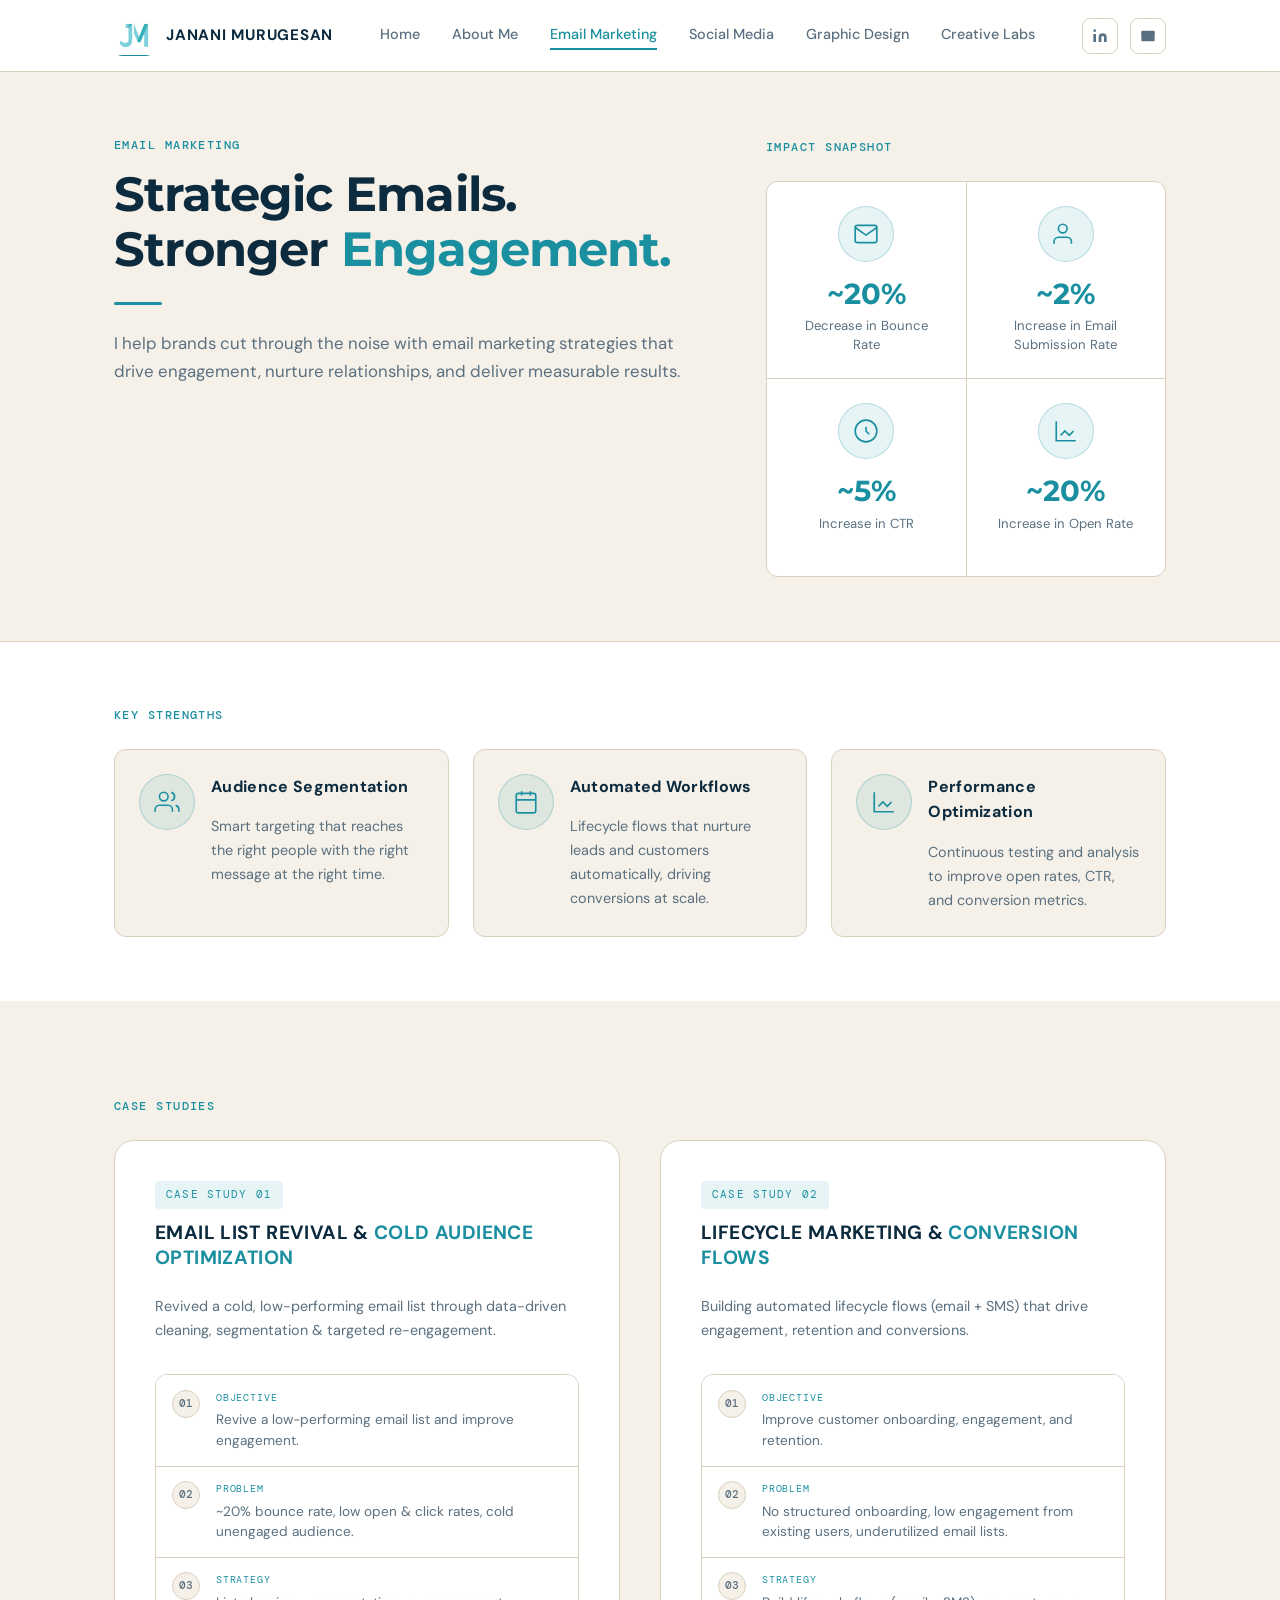
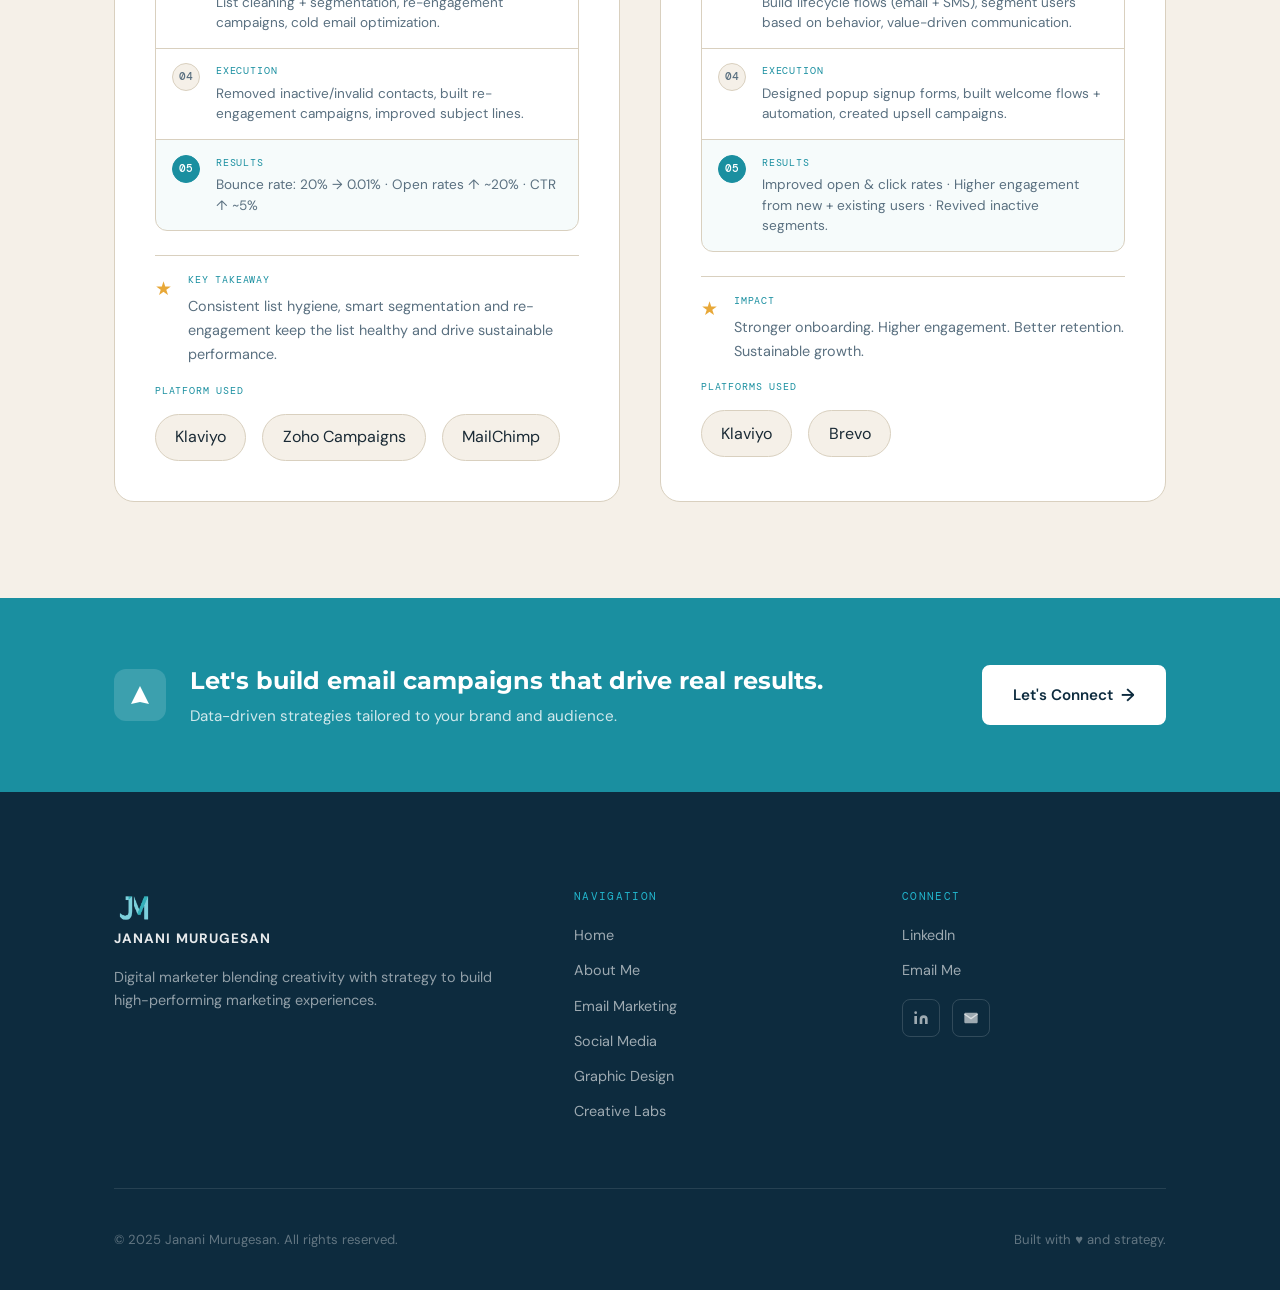
<file: email-marketing1.html>
<!DOCTYPE html>
<html lang="en">
<head>
  <meta charset="UTF-8" />
  <meta name="viewport" content="width=device-width, initial-scale=1.0" />
  <title>Email Marketing — Janani Murugesan</title>
  <link rel="icon" type="image/png" href="images/Logo/Personalidentity-03.jpg" />
  <link rel="preconnect" href="https://fonts.googleapis.com" />
  <link rel="preconnect" href="https://fonts.gstatic.com" crossorigin />
  <link href="https://fonts.googleapis.com/css2?family=Playfair+Display:ital,wght@0,700;1,700&family=DM+Sans:wght@400;500;600;700&family=DM+Mono:wght@400;500&family=Bebas+Neue&family=Montserrat:wght@700;800;900&display=swap" rel="stylesheet" />
  <link rel="stylesheet" href="styles.css" />
  <link rel="stylesheet" href="inner-pages1.css" />
</head>
<body>

  <!-- ======================== NAV ======================== -->
  <nav class="nav" id="nav">
    <div class="container nav__inner">
      <a href="index.html" class="nav__logo">
        <div class="nav__logo-mark"><img src="images/Logo/Personalidentity-03.jpg" alt="JM logo" /></div>
        <span class="nav__logo-name">Janani Murugesan</span>
      </a>
      <div class="nav__links">
        <a href="index.html" class="nav__link">Home</a>
        <a href="about.html" class="nav__link">About Me</a>
        <a href="email-marketing1.html" class="nav__link active">Email Marketing</a>
        <a href="social-media.html" class="nav__link">Social Media</a>
        <a href="graphic-design.html" class="nav__link">Graphic Design</a>
        <a href="misc.html" class="nav__link">Creative Labs</a>
      </div>
      <div class="nav__icons">
        <a href="https://www.linkedin.com/in/janani-murugesan-a76573238/" target="_blank" class="nav__icon" aria-label="LinkedIn">
          <svg viewBox="0 0 24 24" xmlns="http://www.w3.org/2000/svg"><path d="M16 8a6 6 0 0 1 6 6v7h-4v-7a2 2 0 0 0-2-2 2 2 0 0 0-2 2v7h-4v-7a6 6 0 0 1 6-6zM2 9h4v12H2z"/><circle cx="4" cy="4" r="2"/></svg>
        </a>
        <a href="mailto:jananimuru26@gmail.com" class="nav__icon" aria-label="Email">
          <svg viewBox="0 0 24 24" xmlns="http://www.w3.org/2000/svg"><path d="M4 4h16c1.1 0 2 .9 2 2v12c0 1.1-.9 2-2 2H4c-1.1 0-2-.9-2-2V6c0-1.1.9-2 2-2z"/><polyline points="22,6 12,13 2,6" style="fill:none;stroke:currentColor;stroke-width:2"/></svg>
        </a>
      </div>
      <button class="nav__hamburger" id="hamburger" aria-label="Toggle menu">
        <span></span><span></span><span></span>
      </button>
    </div>
  </nav>
  <div class="nav__mobile" id="mobileMenu">
    <a href="index.html" class="nav__mobile-link">Home</a>
    <a href="about.html" class="nav__mobile-link">About Me</a>
    <a href="email-marketing1.html" class="nav__mobile-link active">Email Marketing</a>
    <a href="social-media.html" class="nav__mobile-link">Social Media</a>
    <a href="graphic-design.html" class="nav__mobile-link">Graphic Design</a>
    <a href="misc.html" class="nav__mobile-link">Creative Labs</a>
    <div class="nav__mobile-icons">
      <a href="https://www.linkedin.com/in/janani-murugesan-a76573238/" target="_blank" class="nav__icon"><svg viewBox="0 0 24 24"><path d="M16 8a6 6 0 0 1 6 6v7h-4v-7a2 2 0 0 0-2-2 2 2 0 0 0-2 2v7h-4v-7a6 6 0 0 1 6-6zM2 9h4v12H2z"/><circle cx="4" cy="4" r="2"/></svg></a>
      <a href="mailto:jananimuru26@gmail.com" class="nav__icon"><svg viewBox="0 0 24 24"><path d="M4 4h16c1.1 0 2 .9 2 2v12c0 1.1-.9 2-2 2H4c-1.1 0-2-.9-2-2V6c0-1.1.9-2 2-2z"/><polyline points="22,6 12,13 2,6" style="fill:none;stroke:currentColor;stroke-width:2"/></svg></a>
    </div>
  </div>

  <main>

    <!-- ======================== PAGE HEADER + IMPACT ======================== -->
    <section class="page-header em-hero">
      <div class="container em-hero__inner">

        <!-- Left: label + heading + intro only -->
        <div class="em-hero__left animate-fade-up">
          <p class="label">Email Marketing</p>
          <h1 class="heading-xl page-header__title">
            Strategic Emails.<br>
            Stronger <span class="text-teal">Engagement.</span>
          </h1>
          <div class="divider"></div>
          <p class="body-lg page-header__desc">
            I help brands cut through the noise with email marketing strategies that drive engagement, nurture relationships, and deliver measurable results.
          </p>
        </div>

        <!-- Right: 2×2 impact grid -->
        <div class="em-hero__right animate-fade-up animate-fade-up-delay-2">
          <p class="label mb-md">Impact Snapshot</p>
          <div class="em-impact-grid">
            <div class="em-impact-card">
              <div class="icon-circle em-impact-card__icon">
                <svg viewBox="0 0 24 24" fill="none" stroke="currentColor" stroke-width="1.5"><path d="M4 4h16c1.1 0 2 .9 2 2v12c0 1.1-.9 2-2 2H4c-1.1 0-2-.9-2-2V6c0-1.1.9-2 2-2z"/><polyline points="22,6 12,13 2,6"/></svg>
              </div>
              <div class="impact-card__value">~20%</div>
              <div class="impact-card__label">Decrease in Bounce Rate</div>
            </div>
            <div class="em-impact-card">
              <div class="icon-circle em-impact-card__icon">
                <svg viewBox="0 0 24 24" fill="none" stroke="currentColor" stroke-width="1.5"><path d="M17 21v-2a4 4 0 0 0-4-4H5a4 4 0 0 0-4 4v2"/><circle cx="9" cy="7" r="4"/></svg>
              </div>
              <div class="impact-card__value">~2%</div>
              <div class="impact-card__label">Increase in Email Submission Rate</div>
            </div>
            <div class="em-impact-card">
              <div class="icon-circle em-impact-card__icon">
                <svg viewBox="0 0 24 24" fill="none" stroke="currentColor" stroke-width="1.5"><path d="M12 22C6.477 22 2 17.523 2 12S6.477 2 12 2s10 4.477 10 10-4.477 10-10 10z"/><path d="M12 8v4l3 3"/></svg>
              </div>
              <div class="impact-card__value">~5%</div>
              <div class="impact-card__label">Increase in CTR</div>
            </div>
            <div class="em-impact-card">
              <div class="icon-circle em-impact-card__icon">
                <svg viewBox="0 0 24 24" fill="none" stroke="currentColor" stroke-width="1.5"><path d="M3 3v18h18"/><path d="M7 16l4-4 4 4 4-4"/></svg>
              </div>
              <div class="impact-card__value">~20%</div>
              <div class="impact-card__label">Increase in Open Rate</div>
            </div>
          </div>
        </div>

      </div>
    </section>

    <!-- ======================== KEY STRENGTHS ======================== -->
    <section class="section-sm" style="background: var(--color-white);">
      <div class="container">
        <p class="label mb-md">Key Strengths</p>
        <div class="grid-3 strengths-grid">
          <div class="strength-item">
            <div class="icon-circle">
              <svg viewBox="0 0 24 24" fill="none" stroke="currentColor" stroke-width="1.5"><path d="M17 21v-2a4 4 0 0 0-4-4H5a4 4 0 0 0-4 4v2"/><circle cx="9" cy="7" r="4"/><path d="M23 21v-2a4 4 0 0 0-3-3.87"/><path d="M16 3.13a4 4 0 0 1 0 7.75"/></svg>
            </div>
            <div>
              <h3 class="heading-sm">Audience Segmentation</h3>
              <p class="body-sm mt-sm">Smart targeting that reaches the right people with the right message at the right time.</p>
            </div>
          </div>
          <div class="strength-item">
            <div class="icon-circle">
              <svg viewBox="0 0 24 24" fill="none" stroke="currentColor" stroke-width="1.5"><rect x="3" y="4" width="18" height="18" rx="2"/><path d="M16 2v4M8 2v4M3 10h18"/></svg>
            </div>
            <div>
              <h3 class="heading-sm">Automated Workflows</h3>
              <p class="body-sm mt-sm">Lifecycle flows that nurture leads and customers automatically, driving conversions at scale.</p>
            </div>
          </div>
          <div class="strength-item">
            <div class="icon-circle">
              <svg viewBox="0 0 24 24" fill="none" stroke="currentColor" stroke-width="1.5"><path d="M3 3v18h18"/><path d="M7 16l4-4 4 4 4-4"/></svg>
            </div>
            <div>
              <h3 class="heading-sm">Performance Optimization</h3>
              <p class="body-sm mt-sm">Continuous testing and analysis to improve open rates, CTR, and conversion metrics.</p>
            </div>
          </div>
        </div>
      </div>
    </section>

<!-- ======================== TOOLS ======================== 
    <section class="section-sm tools-section">
      <div class="container">
        <p class="label mb-md">Tools &amp; Platforms</p>
        <div class="tools-grid">
          <div class="tool-badge">
            <span class="tool-badge__name">Klaviyo</span>
          </div>
          <div class="tool-badge">
            <span class="tool-badge__name">Mailchimp</span>
          </div>
          <div class="tool-badge">
            <span class="tool-badge__name">Brevo</span>
          </div>
          <div class="tool-badge">
            <span class="tool-badge__name">ActiveCampaign</span>
          </div>
          <div class="tool-badge">
            <span class="tool-badge__name">HubSpot</span>
          </div>
        </div>
      </div>
    </section> -->

    <!-- ======================== CASE STUDIES ======================== -->
    <section class="section" style="background: var(--color-beige);">
      <div class="container">
        <p class="label mb-md">Case Studies</p>
        <div class="grid-2">

          <!-- Case Study 1 -->
          <div class="case-study-card">
            <div class="case-study-card__header">
              <span class="case-study-badge">Case Study 01</span>
              <h3 class="case-study-card__title">
                Email List Revival &amp; <span class="text-teal">Cold Audience Optimization</span>
              </h3>
            </div>
            <p class="body-sm">Revived a cold, low-performing email list through data-driven cleaning, segmentation &amp; targeted re-engagement.</p>

            <div class="cs-steps">
              <div class="cs-step">
                <div class="cs-step__num">01</div>
                <div>
                  <p class="cs-step__label">Objective</p>
                  <p class="cs-step__text">Revive a low-performing email list and improve engagement.</p>
                </div>
              </div>
              <div class="cs-step">
                <div class="cs-step__num">02</div>
                <div>
                  <p class="cs-step__label">Problem</p>
                  <p class="cs-step__text">~20% bounce rate, low open & click rates, cold unengaged audience.</p>
                </div>
              </div>
              <div class="cs-step">
                <div class="cs-step__num">03</div>
                <div>
                  <p class="cs-step__label">Strategy</p>
                  <p class="cs-step__text">List cleaning + segmentation, re-engagement campaigns, cold email optimization.</p>
                </div>
              </div>
              <div class="cs-step">
                <div class="cs-step__num">04</div>
                <div>
                  <p class="cs-step__label">Execution</p>
                  <p class="cs-step__text">Removed inactive/invalid contacts, built re-engagement campaigns, improved subject lines.</p>
                </div>
              </div>
              <div class="cs-step cs-step--result">
                <div class="cs-step__num cs-step__num--teal">05</div>
                <div>
                  <p class="cs-step__label">Results</p>
                  <p class="cs-step__text">Bounce rate: 20% → 0.01% · Open rates ↑ ~20% · CTR ↑ ~5%</p>
                </div>
              </div>
            </div>

            <div class="cs-footer">
              <div class="cs-footer__takeaway">
                <span class="cs-footer__icon">★</span>
                <div>
                  <p class="cs-footer__title">Key Takeaway</p>
                  <p class="body-sm">Consistent list hygiene, smart segmentation and re-engagement keep the list healthy and drive sustainable performance.</p>
                </div>
              </div>
              <div class="cs-footer__platform">
                <p class="cs-footer__title">Platform Used</p>
                <div class="flex gap-sm" style="flex-wrap:wrap;">
                <span class="tool-badge">Klaviyo</span>
                <span class="tool-badge">Zoho Campaigns</span>
                <span class="tool-badge">MailChimp</span>
              </div>
              </div>
            </div>
          </div>

          <!-- Case Study 2 -->
          <div class="case-study-card">
            <div class="case-study-card__header">
              <span class="case-study-badge">Case Study 02</span>
              <h3 class="case-study-card__title">
                Lifecycle Marketing &amp; <span class="text-teal">Conversion Flows</span>
              </h3>
            </div>
            <p class="body-sm">Building automated lifecycle flows (email + SMS) that drive engagement, retention and conversions.</p>

            <div class="cs-steps">
              <div class="cs-step">
                <div class="cs-step__num">01</div>
                <div>
                  <p class="cs-step__label">Objective</p>
                  <p class="cs-step__text">Improve customer onboarding, engagement, and retention.</p>
                </div>
              </div>
              <div class="cs-step">
                <div class="cs-step__num">02</div>
                <div>
                  <p class="cs-step__label">Problem</p>
                  <p class="cs-step__text">No structured onboarding, low engagement from existing users, underutilized email lists.</p>
                </div>
              </div>
              <div class="cs-step">
                <div class="cs-step__num">03</div>
                <div>
                  <p class="cs-step__label">Strategy</p>
                  <p class="cs-step__text">Build lifecycle flows (email + SMS), segment users based on behavior, value-driven communication.</p>
                </div>
              </div>
              <div class="cs-step">
                <div class="cs-step__num">04</div>
                <div>
                  <p class="cs-step__label">Execution</p>
                  <p class="cs-step__text">Designed popup signup forms, built welcome flows + automation, created upsell campaigns.</p>
                </div>
              </div>
              <div class="cs-step cs-step--result">
                <div class="cs-step__num cs-step__num--teal">05</div>
                <div>
                  <p class="cs-step__label">Results</p>
                  <p class="cs-step__text">Improved open & click rates · Higher engagement from new + existing users · Revived inactive segments.</p>
                </div>
              </div>
            </div>

            <div class="cs-footer">
              <div class="cs-footer__takeaway">
                <span class="cs-footer__icon">★</span>
                <div>
                  <p class="cs-footer__title">Impact</p>
                  <p class="body-sm">Stronger onboarding. Higher engagement. Better retention. Sustainable growth.</p>
                </div>
              </div>
              <div class="cs-footer__platform">
                <p class="cs-footer__title">Platforms Used</p>
                <div class="flex gap-sm" style="flex-wrap:wrap;">
                  <span class="tool-badge">Klaviyo</span>
                  <span class="tool-badge">Brevo</span>
                </div>
              </div>
            </div>
          </div>

        </div>
      </div>
    </section>

    <!-- ======================== CTA BANNER ======================== -->
    <div class="cta-banner">
      <div class="container cta-banner__inner">
        <div class="flex gap-md" style="align-items:center;">
          <div class="cta-banner__icon">
            <svg viewBox="0 0 24 24" xmlns="http://www.w3.org/2000/svg"><path d="M12 19l9 2-9-18-9 18 9-2zm0 0v-8"/></svg>
          </div>
          <div class="cta-banner__text">
            <h3>Let's build email campaigns that drive real results.</h3>
            <p>Data-driven strategies tailored to your brand and audience.</p>
          </div>
        </div>
        <a href="mailto:jananimuru26@gmail.com.com" class="btn btn-white btn-arrow">Let's Connect</a>
      </div>
    </div>

  </main>

  <!-- ======================== FOOTER ======================== -->
  <footer class="footer">
    <div class="container">
      <div class="footer__top">
        <div class="footer__brand">
          <div class="nav__logo-mark1"><img src="images/Logo/Personalidentity-03.png" alt="JM logo" /></div>
          <div class="footer__brand-name">Janani Murugesan</div>
          <p class="footer__tagline">Digital marketer blending creativity with strategy to build high-performing marketing experiences.</p>
        </div>
        <div>
          <p class="footer__col-title">Navigation</p>
          <ul class="footer__links">
            <li><a href="index.html" class="footer__link">Home</a></li>
            <li><a href="about.html" class="footer__link">About Me</a></li>
            <li><a href="email-marketing1.html" class="footer__link">Email Marketing</a></li>
            <li><a href="social-media.html" class="footer__link">Social Media</a></li>
            <li><a href="graphic-design.html" class="footer__link">Graphic Design</a></li>
            <li><a href="misc.html" class="footer__link">Creative Labs</a></li>
          </ul>
        </div>
        <div>
          <p class="footer__col-title">Connect</p>
          <ul class="footer__links">
            <li><a href="https://www.linkedin.com/in/janani-murugesan-a76573238/" target="_blank" class="footer__link">LinkedIn</a></li>
            <li><a href="mailto:jananimuru26@gmail.com" class="footer__link">Email Me</a></li>
          </ul>
          <div class="footer__social mt-md">
            <a href="https://www.linkedin.com/in/janani-murugesan-a76573238/" target="_blank" class="footer__social-link" aria-label="LinkedIn">
              <svg viewBox="0 0 24 24"><path d="M16 8a6 6 0 0 1 6 6v7h-4v-7a2 2 0 0 0-2-2 2 2 0 0 0-2 2v7h-4v-7a6 6 0 0 1 6-6zM2 9h4v12H2z"/><circle cx="4" cy="4" r="2"/></svg>
            </a>
            <a href="mailto:jananimuru26@gmail.com" class="footer__social-link" aria-label="Email">
              <svg viewBox="0 0 24 24"><path d="M4 4h16c1.1 0 2 .9 2 2v12c0 1.1-.9 2-2 2H4c-1.1 0-2-.9-2-2V6c0-1.1.9-2 2-2z"/><polyline points="22,6 12,13 2,6" style="fill:none;stroke:currentColor;stroke-width:2"/></svg>
            </a>
          </div>
        </div>
      </div>
      <div class="footer__bottom">
        <span>© 2025 Janani Murugesan. All rights reserved.</span>
        <span>Built with ♥ and strategy.</span>
      </div>
    </div>
  </footer>

  <script src="nav.js"></script>
</body>
</html>
</file>
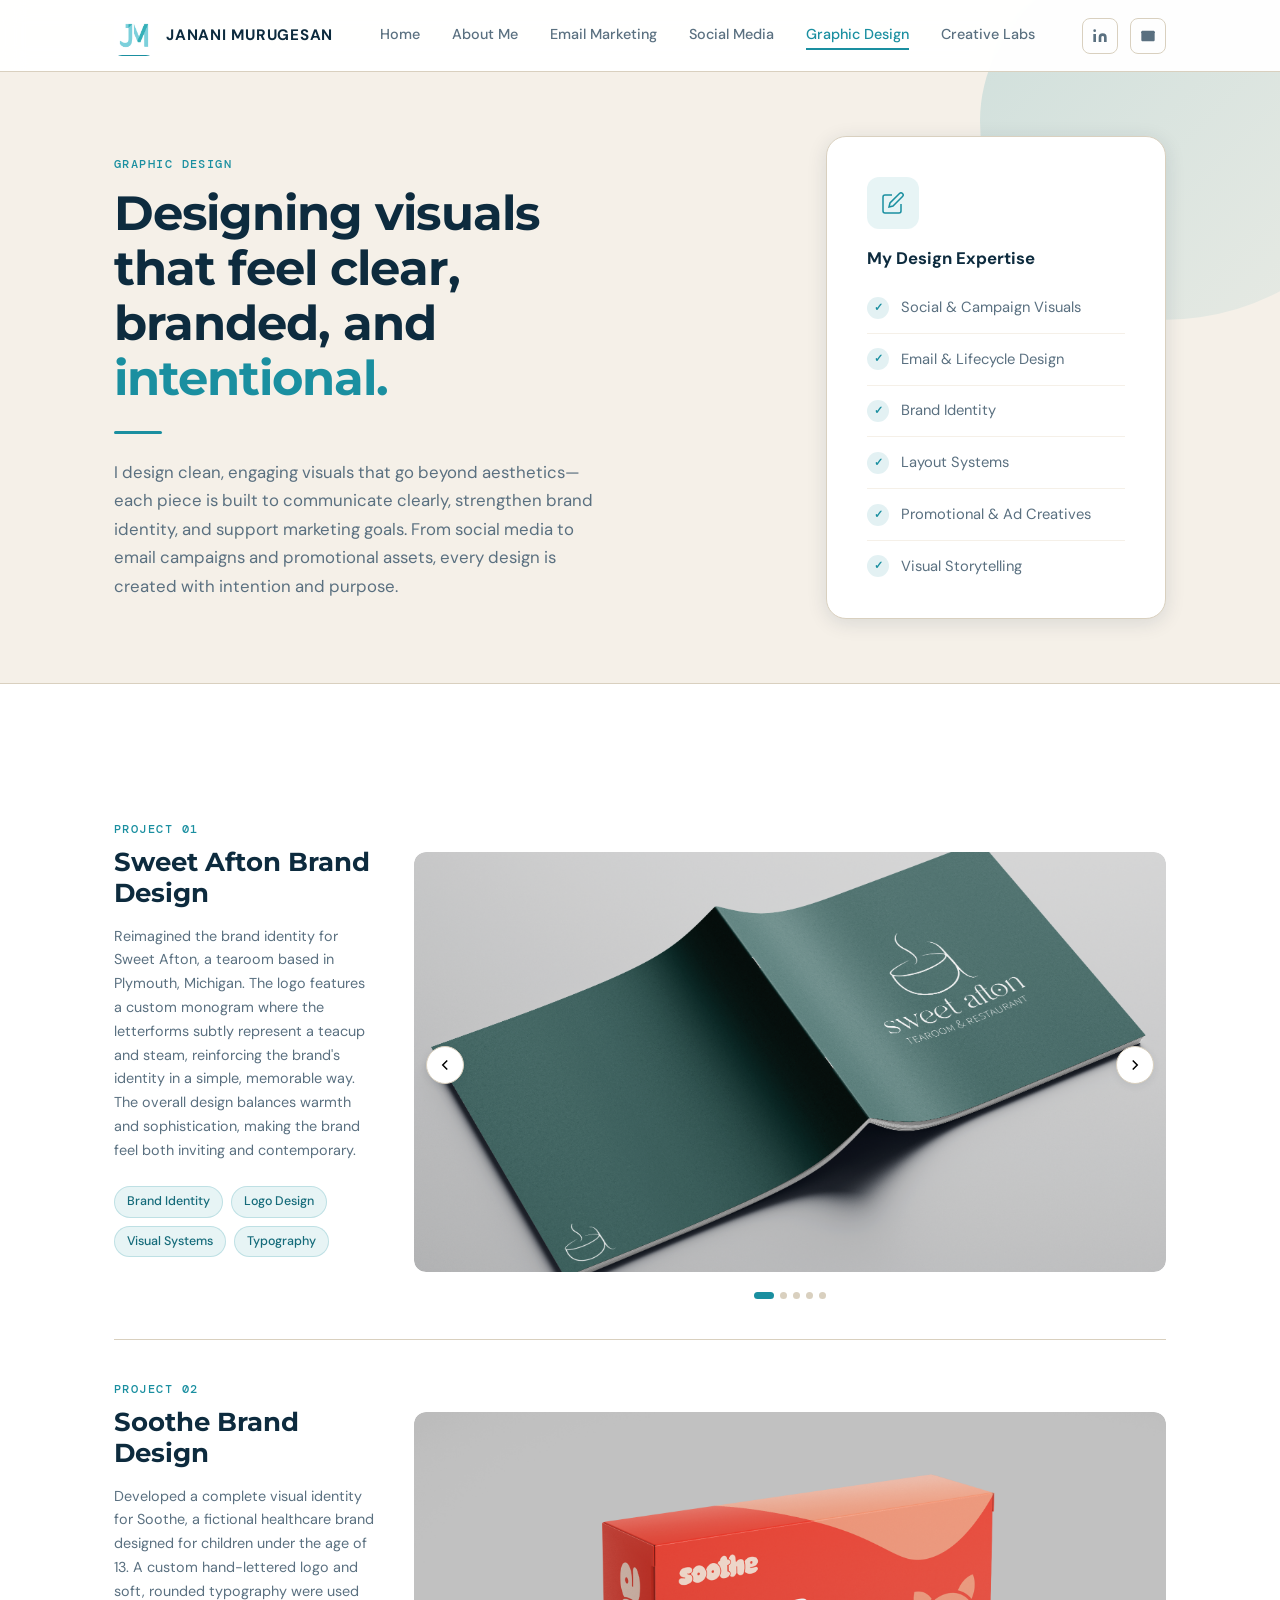
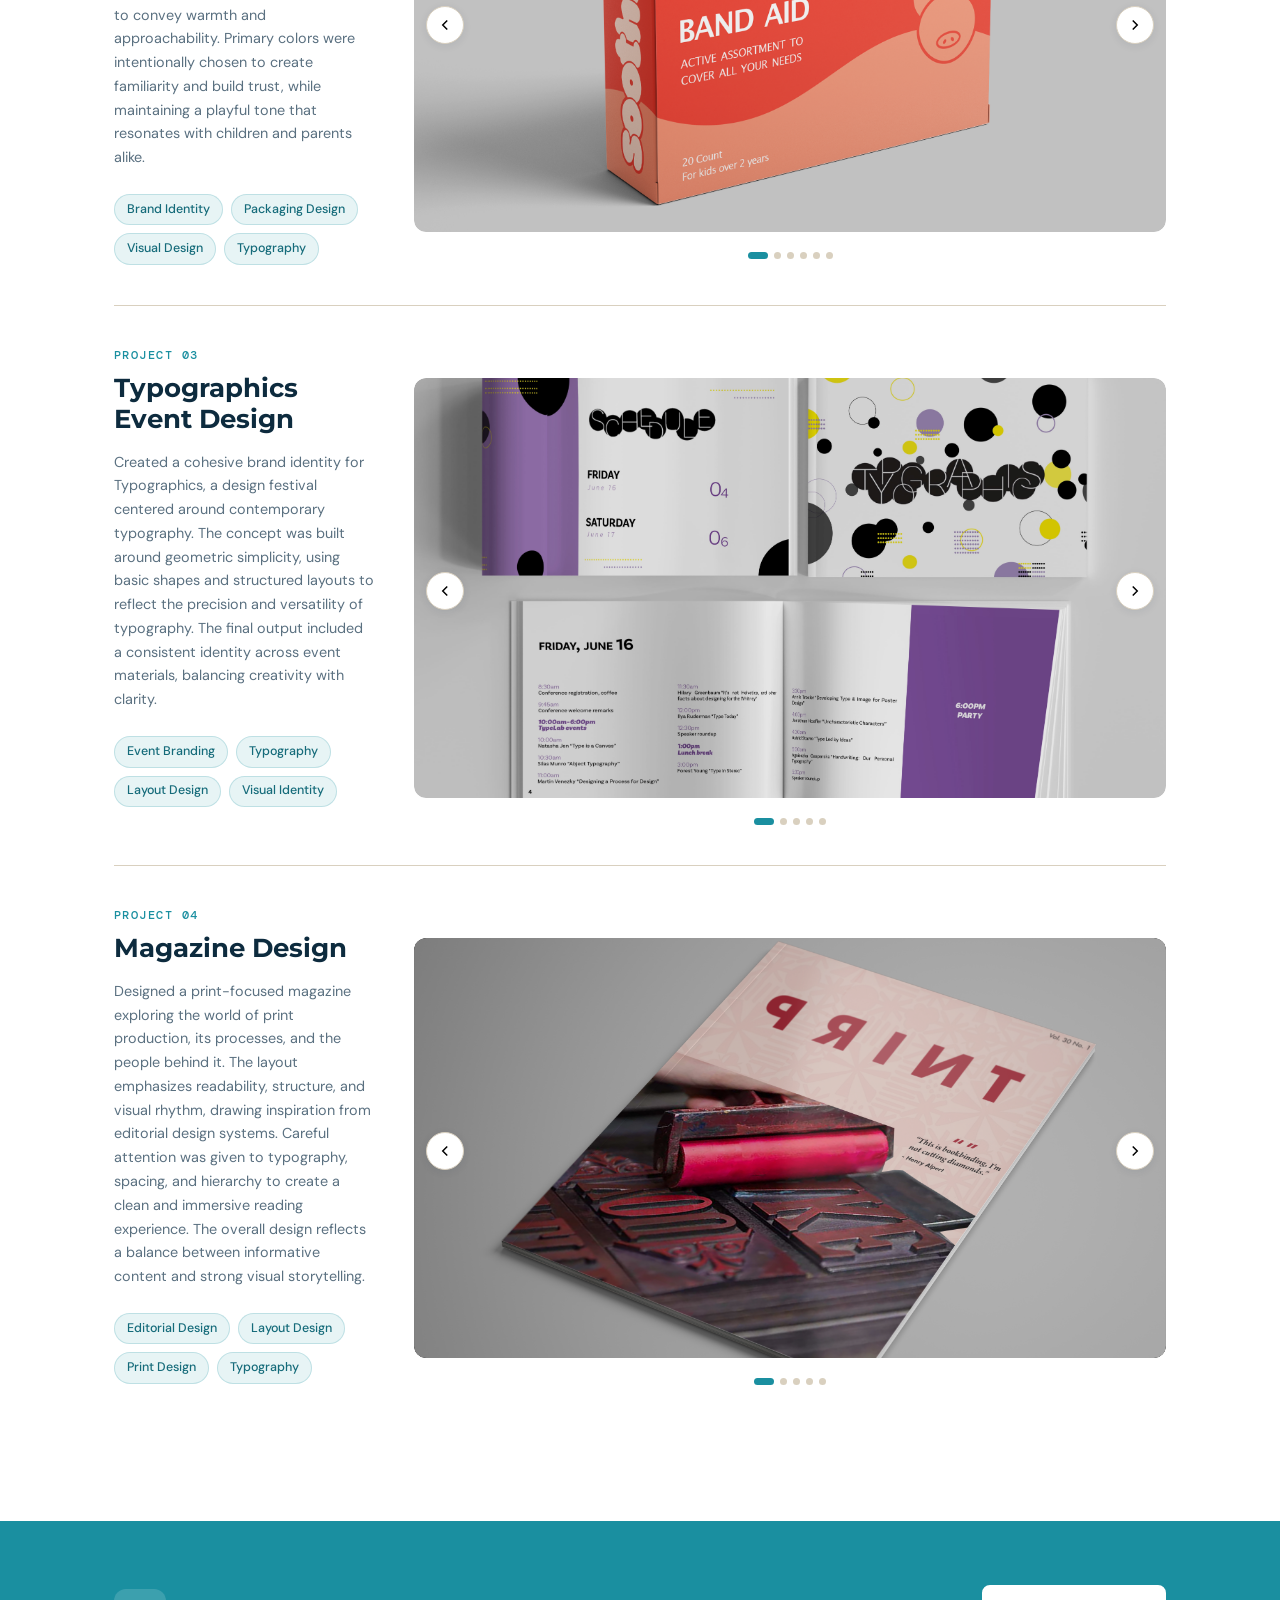
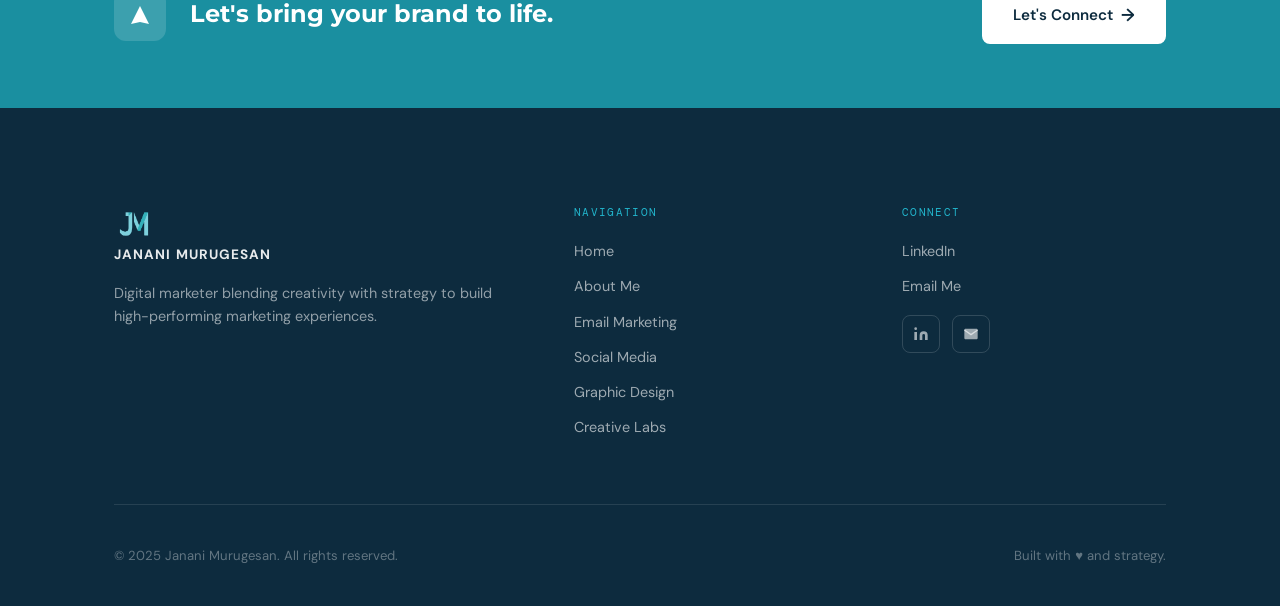
<file: graphic-design.html>
<!DOCTYPE html>
<html lang="en">
<head>
  <meta charset="UTF-8" />
  <meta name="viewport" content="width=device-width, initial-scale=1.0" />
  <title>Graphic Design — Janani Murugesan</title>
  <link rel="icon" type="image/png" href="images/Logo/Personalidentity-03.jpg" />
  <link rel="preconnect" href="https://fonts.googleapis.com" />
  <link rel="preconnect" href="https://fonts.gstatic.com" crossorigin />
  <link href="https://fonts.googleapis.com/css2?family=Playfair+Display:ital,wght@0,700;1,700&family=DM+Sans:wght@400;500;600;700&family=DM+Mono:wght@400;500&family=Bebas+Neue&family=Montserrat:wght@700;800;900&display=swap" rel="stylesheet" />
  <link rel="stylesheet" href="styles.css" />
  <link rel="stylesheet" href="inner-pages.css" />
  <link rel="stylesheet" href="graphic-design.css" />
</head>
<body>
  <nav class="nav" id="nav">
    <div class="container nav__inner">
      <a href="index.html" class="nav__logo">
        <div class="nav__logo-mark"><img src="images/Logo/Personalidentity-03.jpg" alt="JM logo" /></div>
        <span class="nav__logo-name">Janani Murugesan</span>
      </a>
      <div class="nav__links">
        <a href="index.html" class="nav__link">Home</a>
        <a href="about.html" class="nav__link">About Me</a>
        <a href="email-marketing1.html" class="nav__link">Email Marketing</a>
        <a href="social-media.html" class="nav__link">Social Media</a>
        <a href="graphic-design.html" class="nav__link active">Graphic Design</a>
        <a href="misc.html" class="nav__link">Creative Labs</a>
      </div>
      <div class="nav__icons">
        <a href="https://www.linkedin.com/in/janani-murugesan-a76573238/" target="_blank" class="nav__icon" aria-label="LinkedIn">
          <svg viewBox="0 0 24 24"><path d="M16 8a6 6 0 0 1 6 6v7h-4v-7a2 2 0 0 0-2-2 2 2 0 0 0-2 2v7h-4v-7a6 6 0 0 1 6-6zM2 9h4v12H2z"/><circle cx="4" cy="4" r="2"/></svg>
        </a>
        <a href="mailto:jananimuru26@gmail.com" class="nav__icon" aria-label="Email">
          <svg viewBox="0 0 24 24"><path d="M4 4h16c1.1 0 2 .9 2 2v12c0 1.1-.9 2-2 2H4c-1.1 0-2-.9-2-2V6c0-1.1.9-2 2-2z"/><polyline points="22,6 12,13 2,6" style="fill:none;stroke:currentColor;stroke-width:2"/></svg>
        </a>
      </div>
      <button class="nav__hamburger" id="hamburger" aria-label="Toggle menu">
        <span></span><span></span><span></span>
      </button>
    </div>
  </nav>
  <div class="nav__mobile" id="mobileMenu">
    <a href="index.html" class="nav__mobile-link">Home</a>
    <a href="about.html" class="nav__mobile-link">About Me</a>
    <a href="email-marketing1.html" class="nav__mobile-link">Email Marketing</a>
    <a href="social-media.html" class="nav__mobile-link">Social Media</a>
    <a href="graphic-design.html" class="nav__mobile-link active">Graphic Design</a>
    <a href="misc.html" class="nav__mobile-link">Creative Labs</a>
    <div class="nav__mobile-icons">
      <a href="https://www.linkedin.com/in/janani-murugesan-a76573238/" target="_blank" class="nav__icon"><svg viewBox="0 0 24 24"><path d="M16 8a6 6 0 0 1 6 6v7h-4v-7a2 2 0 0 0-2-2 2 2 0 0 0-2 2v7h-4v-7a6 6 0 0 1 6-6zM2 9h4v12H2z"/><circle cx="4" cy="4" r="2"/></svg></a>
      <a href="mailto:jananimuru26@gmail.com" class="nav__icon"><svg viewBox="0 0 24 24"><path d="M4 4h16c1.1 0 2 .9 2 2v12c0 1.1-.9 2-2 2H4c-1.1 0-2-.9-2-2V6c0-1.1.9-2 2-2z"/><polyline points="22,6 12,13 2,6" style="fill:none;stroke:currentColor;stroke-width:2"/></svg></a>
    </div>
  </div>

  <main>
    <section class="gd-hero">
      <div class="gd-hero__blob"></div>
      <div class="container gd-hero__inner">
        <div class="gd-hero__content animate-fade-up">
          <p class="label">Graphic Design</p>
          <h1 class="heading-xl gd-hero__title">
            Designing visuals that feel clear, branded, and <span class="text-teal">intentional.</span>
          </h1>
          <div class="divider"></div>
          <p class="body-lg gd-hero__desc">
            I design clean, engaging visuals that go beyond aesthetics—each piece is built to communicate clearly, strengthen brand identity, and support marketing goals. From social media to email campaigns and promotional assets, every design is created with intention and purpose.
          </p>
        </div>
        <div class="gd-hero__card animate-fade-up animate-fade-up-delay-2">
          <div class="gd-hero__card-icon">
            <svg viewBox="0 0 24 24" fill="none" stroke="currentColor" stroke-width="1.5">
              <path d="M11 4H4a2 2 0 0 0-2 2v14a2 2 0 0 0 2 2h14a2 2 0 0 0 2-2v-7"/>
              <path d="M18.5 2.5a2.121 2.121 0 0 1 3 3L12 15l-4 1 1-4 9.5-9.5z"/>
            </svg>
          </div>
          <h3 class="gd-hero__card-title">My Design Expertise</h3>
          <ul class="gd-expertise-list">
            <li class="gd-expertise-item"><span class="gd-expertise-check">✓</span> Social &amp; Campaign Visuals</li>
            <li class="gd-expertise-item"><span class="gd-expertise-check">✓</span> Email &amp; Lifecycle Design</li>
            <li class="gd-expertise-item"><span class="gd-expertise-check">✓</span> Brand Identity</li>
            <li class="gd-expertise-item"><span class="gd-expertise-check">✓</span> Layout Systems</li>
            <li class="gd-expertise-item"><span class="gd-expertise-check">✓</span> Promotional &amp; Ad Creatives</li>
            <li class="gd-expertise-item"><span class="gd-expertise-check">✓</span> Visual Storytelling</li>
          </ul>
        </div>
      </div>
    </section>

    <section class="section gd-projects">
      <div class="container">

        <!-- PROJECT 01 -->
        <div class="gd-project">
          <div class="gd-project__meta">
            <p class="label">Project 01</p>
            <h2 class="gd-project__title">Sweet Afton Brand Design</h2>
            <p class="body-sm gd-project__desc">
              Reimagined the brand identity for Sweet Afton, a tearoom based in Plymouth, Michigan. The logo features a custom monogram where the letterforms subtly represent a teacup and steam, reinforcing the brand's identity in a simple, memorable way. The overall design balances warmth and sophistication, making the brand feel both inviting and contemporary.
            </p>
            <div class="gd-project__tags">
              <span class="tag tag-teal">Brand Identity</span>
              <span class="tag tag-teal">Logo Design</span>
              <span class="tag tag-teal">Visual Systems</span>
              <span class="tag tag-teal">Typography</span>
            </div>
          </div>
          <div class="gd-carousel" id="carousel-1">
            <button class="gd-carousel__btn gd-carousel__btn--prev" onclick="slide('carousel-1', -1)" aria-label="Previous">
              <svg viewBox="0 0 24 24" fill="none" stroke="currentColor" stroke-width="2"><polyline points="15 18 9 12 15 6"/></svg>
            </button>
            <div class="gd-carousel__track-wrap">
              <div class="gd-carousel__track">
                <div class="gd-slide"><div class="gd-slide__inner"><img src="images/Graphic%20Design/Sweet%20Afton/Free_Square_Brochure_Mockup_07.png" alt="Sweet Afton 1" class="gd-slide__image"></div></div>
                <div class="gd-slide"><div class="gd-slide__inner"><img src="images/Graphic%20Design/Sweet%20Afton/Free_Square_Brochure_Mockup_01.png" alt="Sweet Afton 2" class="gd-slide__image"></div></div>
                <div class="gd-slide"><div class="gd-slide__inner"><img src="images/Graphic%20Design/Sweet%20Afton/Free_Square_Brochure_Mockup_02.png" alt="Sweet Afton 3" class="gd-slide__image"></div></div>
                <div class="gd-slide"><div class="gd-slide__inner"><img src="images/Graphic%20Design/Sweet%20Afton/Tea%20Cups%20Mockup.png" alt="Sweet Afton 4" class="gd-slide__image"></div></div>
                <div class="gd-slide"><div class="gd-slide__inner"><img src="images/Graphic%20Design/Sweet%20Afton/Elevation%20Sign%20Mockup.png" alt="Sweet Afton 5" class="gd-slide__image"></div></div>
              </div>
            </div>
            <button class="gd-carousel__btn gd-carousel__btn--next" onclick="slide('carousel-1', 1)" aria-label="Next">
              <svg viewBox="0 0 24 24" fill="none" stroke="currentColor" stroke-width="2"><polyline points="9 18 15 12 9 6"/></svg>
            </button>
            <div class="gd-carousel__dots" id="dots-carousel-1">
              <span class="gd-dot gd-dot--active" onclick="goTo('carousel-1',0)"></span>
              <span class="gd-dot" onclick="goTo('carousel-1',1)"></span>
              <span class="gd-dot" onclick="goTo('carousel-1',2)"></span>
              <span class="gd-dot" onclick="goTo('carousel-1',3)"></span>
              <span class="gd-dot" onclick="goTo('carousel-1',4)"></span>
            </div>
          </div>
        </div>

        <div class="gd-divider"></div>

        <!-- PROJECT 02 -->
        <div class="gd-project">
          <div class="gd-project__meta">
            <p class="label">Project 02</p>
            <h2 class="gd-project__title">Soothe Brand Design</h2>
            <p class="body-sm gd-project__desc">
              Developed a complete visual identity for Soothe, a fictional healthcare brand designed for children under the age of 13. A custom hand-lettered logo and soft, rounded typography were used to convey warmth and approachability. Primary colors were intentionally chosen to create familiarity and build trust, while maintaining a playful tone that resonates with children and parents alike.
            </p>
            <div class="gd-project__tags">
              <span class="tag tag-teal">Brand Identity</span>
              <span class="tag tag-teal">Packaging Design</span>
              <span class="tag tag-teal">Visual Design</span>
              <span class="tag tag-teal">Typography</span>
            </div>
          </div>
          <div class="gd-carousel" id="carousel-2">
            <button class="gd-carousel__btn gd-carousel__btn--prev" onclick="slide('carousel-2', -1)" aria-label="Previous">
              <svg viewBox="0 0 24 24" fill="none" stroke="currentColor" stroke-width="2"><polyline points="15 18 9 12 15 6"/></svg>
            </button>
            <div class="gd-carousel__track-wrap">
              <div class="gd-carousel__track">
                <div class="gd-slide"><div class="gd-slide__inner"><img src="images/Graphic%20Design/Soothe/BandAidBox.png" class="gd-slide__image"></div></div>
                <div class="gd-slide"><div class="gd-slide__inner"><img src="images/Graphic%20Design/Soothe/BandAidBox2.png" class="gd-slide__image"></div></div>
                <div class="gd-slide"><div class="gd-slide__inner"><img src="images/Graphic%20Design/Soothe/BusinessCard.png" class="gd-slide__image"></div></div>
                <div class="gd-slide"><div class="gd-slide__inner"><img src="images/Graphic%20Design/Soothe/CreamTube.png" class="gd-slide__image"></div></div>
                <div class="gd-slide"><div class="gd-slide__inner"><img src="images/Graphic%20Design/Soothe/PillBox.png" class="gd-slide__image"></div></div>
                <div class="gd-slide"><div class="gd-slide__inner"><img src="images/Graphic%20Design/Soothe/Syrup.png" class="gd-slide__image"></div></div>
              </div>
            </div>
            <button class="gd-carousel__btn gd-carousel__btn--next" onclick="slide('carousel-2', 1)" aria-label="Next">
              <svg viewBox="0 0 24 24" fill="none" stroke="currentColor" stroke-width="2"><polyline points="9 18 15 12 9 6"/></svg>
            </button>
            <div class="gd-carousel__dots" id="dots-carousel-2">
              <span class="gd-dot gd-dot--active" onclick="goTo('carousel-2',0)"></span>
              <span class="gd-dot" onclick="goTo('carousel-2',1)"></span>
              <span class="gd-dot" onclick="goTo('carousel-2',2)"></span>
              <span class="gd-dot" onclick="goTo('carousel-2',3)"></span>
              <span class="gd-dot" onclick="goTo('carousel-2',4)"></span>
              <span class="gd-dot" onclick="goTo('carousel-2',5)"></span>
            </div>
          </div>
        </div>

        <div class="gd-divider"></div>

        <!-- PROJECT 03 -->
        <div class="gd-project">
          <div class="gd-project__meta">
            <p class="label">Project 03</p>
            <h2 class="gd-project__title">Typographics Event Design</h2>
            <p class="body-sm gd-project__desc">
              Created a cohesive brand identity for Typographics, a design festival centered around contemporary typography. The concept was built around geometric simplicity, using basic shapes and structured layouts to reflect the precision and versatility of typography. The final output included a consistent identity across event materials, balancing creativity with clarity.
            </p>
            <div class="gd-project__tags">
              <span class="tag tag-teal">Event Branding</span>
              <span class="tag tag-teal">Typography</span>
              <span class="tag tag-teal">Layout Design</span>
              <span class="tag tag-teal">Visual Identity</span>
            </div>
          </div>
          <div class="gd-carousel" id="carousel-3">
            <button class="gd-carousel__btn gd-carousel__btn--prev" onclick="slide('carousel-3', -1)" aria-label="Previous">
              <svg viewBox="0 0 24 24" fill="none" stroke="currentColor" stroke-width="2"><polyline points="15 18 9 12 15 6"/></svg>
            </button>
            <div class="gd-carousel__track-wrap">
              <div class="gd-carousel__track">
                <div class="gd-slide"><div class="gd-slide__inner"><img src="images/Graphic%20Design/Typographics/BookletMockup1.jpg" class="gd-slide__image"></div></div>
                <div class="gd-slide"><div class="gd-slide__inner"><img src="images/Graphic%20Design/Typographics/BookletMockup2.jpg" class="gd-slide__image"></div></div>
                <div class="gd-slide"><div class="gd-slide__inner"><img src="images/Graphic%20Design/Typographics/BookletMockup3.jpg" class="gd-slide__image"></div></div>
                <div class="gd-slide"><div class="gd-slide__inner"><img src="images/Graphic%20Design/Typographics/BookletMockup4.jpg" class="gd-slide__image"></div></div>
                <div class="gd-slide"><div class="gd-slide__inner"><img src="images/Graphic%20Design/Typographics/NameBadgeMockup1.jpg" class="gd-slide__image"></div></div>
              </div>
            </div>
            <button class="gd-carousel__btn gd-carousel__btn--next" onclick="slide('carousel-3', 1)" aria-label="Next">
              <svg viewBox="0 0 24 24" fill="none" stroke="currentColor" stroke-width="2"><polyline points="9 18 15 12 9 6"/></svg>
            </button>
            <div class="gd-carousel__dots" id="dots-carousel-3">
              <span class="gd-dot gd-dot--active" onclick="goTo('carousel-3',0)"></span>
              <span class="gd-dot" onclick="goTo('carousel-3',1)"></span>
              <span class="gd-dot" onclick="goTo('carousel-3',2)"></span>
              <span class="gd-dot" onclick="goTo('carousel-3',3)"></span>
              <span class="gd-dot" onclick="goTo('carousel-3',4)"></span>
            </div>
          </div>
        </div>

        <div class="gd-divider"></div>

        <!-- PROJECT 04 -->
        <div class="gd-project">
          <div class="gd-project__meta">
            <p class="label">Project 04</p>
            <h2 class="gd-project__title">Magazine Design</h2>
            <p class="body-sm gd-project__desc">
              Designed a print-focused magazine exploring the world of print production, its processes, and the people behind it. The layout emphasizes readability, structure, and visual rhythm, drawing inspiration from editorial design systems. Careful attention was given to typography, spacing, and hierarchy to create a clean and immersive reading experience. The overall design reflects a balance between informative content and strong visual storytelling.
            </p>
            <div class="gd-project__tags">
              <span class="tag tag-teal">Editorial Design</span>
              <span class="tag tag-teal">Layout Design</span>
              <span class="tag tag-teal">Print Design</span>
              <span class="tag tag-teal">Typography</span>
            </div>
          </div>
          <div class="gd-carousel" id="carousel-4">
            <button class="gd-carousel__btn gd-carousel__btn--prev" onclick="slide('carousel-4', -1)" aria-label="Previous">
              <svg viewBox="0 0 24 24" fill="none" stroke="currentColor" stroke-width="2"><polyline points="15 18 9 12 15 6"/></svg>
            </button>
            <div class="gd-carousel__track-wrap">
              <div class="gd-carousel__track">
                <div class="gd-slide"><div class="gd-slide__inner"><img src="images/Graphic%20Design/Magazine/Magazine_Mockup_1.png" class="gd-slide__image"></div></div>
                <div class="gd-slide"><div class="gd-slide__inner"><img src="images/Graphic%20Design/Magazine/Magazine_Mockup_2.png" class="gd-slide__image"></div></div>
                <div class="gd-slide"><div class="gd-slide__inner"><img src="images/Graphic%20Design/Magazine/Magazine_Mockup_3.png" class="gd-slide__image"></div></div>
                <div class="gd-slide"><div class="gd-slide__inner"><img src="images/Graphic%20Design/Magazine/Magazine_Mockup_4.png" class="gd-slide__image"></div></div>
                <div class="gd-slide"><div class="gd-slide__inner"><img src="images/Graphic%20Design/Magazine/Magazine_Mockup_5.png" class="gd-slide__image"></div></div>
              </div>
            </div>
            <button class="gd-carousel__btn gd-carousel__btn--next" onclick="slide('carousel-4', 1)" aria-label="Next">
              <svg viewBox="0 0 24 24" fill="none" stroke="currentColor" stroke-width="2"><polyline points="9 18 15 12 9 6"/></svg>
            </button>
            <div class="gd-carousel__dots" id="dots-carousel-4">
              <span class="gd-dot gd-dot--active" onclick="goTo('carousel-4',0)"></span>
              <span class="gd-dot" onclick="goTo('carousel-4',1)"></span>
              <span class="gd-dot" onclick="goTo('carousel-4',2)"></span>
              <span class="gd-dot" onclick="goTo('carousel-4',3)"></span>
              <span class="gd-dot" onclick="goTo('carousel-4',4)"></span>
            </div>
          </div>
        </div>

      </div>
    </section>

    <div class="cta-banner">
      <div class="container cta-banner__inner">
        <div class="flex gap-md" style="align-items:center;">
          <div class="cta-banner__icon">
            <svg viewBox="0 0 24 24" xmlns="http://www.w3.org/2000/svg"><path d="M12 19l9 2-9-18-9 18 9-2zm0 0v-8"/></svg>
          </div>
          <div class="cta-banner__text">
            <h3>Let's bring your brand to life.</h3>
          </div>
        </div>
        <a href="mailto:jananimuru26@gmail.com" class="btn btn-white btn-arrow">Let's Connect</a>
      </div>
    </div>
  </main>

  <footer class="footer">
    <div class="container">
      <div class="footer__top">
        <div class="footer__brand">
          <div class="nav__logo-mark1"><img src="images/Logo/Personalidentity-03.png" alt="JM logo" /></div>
          <div class="footer__brand-name">Janani Murugesan</div>
          <p class="footer__tagline">Digital marketer blending creativity with strategy to build high-performing marketing experiences.</p>
        </div>
        <div>
          <p class="footer__col-title">Navigation</p>
          <ul class="footer__links">
            <li><a href="index.html" class="footer__link">Home</a></li>
            <li><a href="about.html" class="footer__link">About Me</a></li>
            <li><a href="email-marketing1.html" class="footer__link">Email Marketing</a></li>
            <li><a href="social-media.html" class="footer__link">Social Media</a></li>
            <li><a href="graphic-design.html" class="footer__link">Graphic Design</a></li>
            <li><a href="misc.html" class="footer__link">Creative Labs</a></li>
          </ul>
        </div>
        <div>
          <p class="footer__col-title">Connect</p>
          <ul class="footer__links">
            <li><a href="https://www.linkedin.com/in/janani-murugesan-a76573238/" target="_blank" class="footer__link">LinkedIn</a></li>
            <li><a href="mailto:jananimuru26@gmail.com" class="footer__link">Email Me</a></li>
          </ul>
          <div class="footer__social mt-md">
            <a href="https://www.linkedin.com/in/janani-murugesan-a76573238/" target="_blank" class="footer__social-link" aria-label="LinkedIn">
              <svg viewBox="0 0 24 24"><path d="M16 8a6 6 0 0 1 6 6v7h-4v-7a2 2 0 0 0-2-2 2 2 0 0 0-2 2v7h-4v-7a6 6 0 0 1 6-6zM2 9h4v12H2z"/><circle cx="4" cy="4" r="2"/></svg>
            </a>
            <a href="mailto:jananimuru26@gmail.com" class="footer__social-link" aria-label="Email">
              <svg viewBox="0 0 24 24"><path d="M4 4h16c1.1 0 2 .9 2 2v12c0 1.1-.9 2-2 2H4c-1.1 0-2-.9-2-2V6c0-1.1.9-2 2-2z"/><polyline points="22,6 12,13 2,6" style="fill:none;stroke:currentColor;stroke-width:2"/></svg>
            </a>
          </div>
        </div>
      </div>
      <div class="footer__bottom">
        <span>© 2025 Janani Murugesan. All rights reserved.</span>
        <span>Built with ♥ and strategy.</span>
      </div>
    </div>
  </footer>

  <script src="nav.js"></script>
  <script src="graphic-design.js"></script>
</body>
</html>
</file>
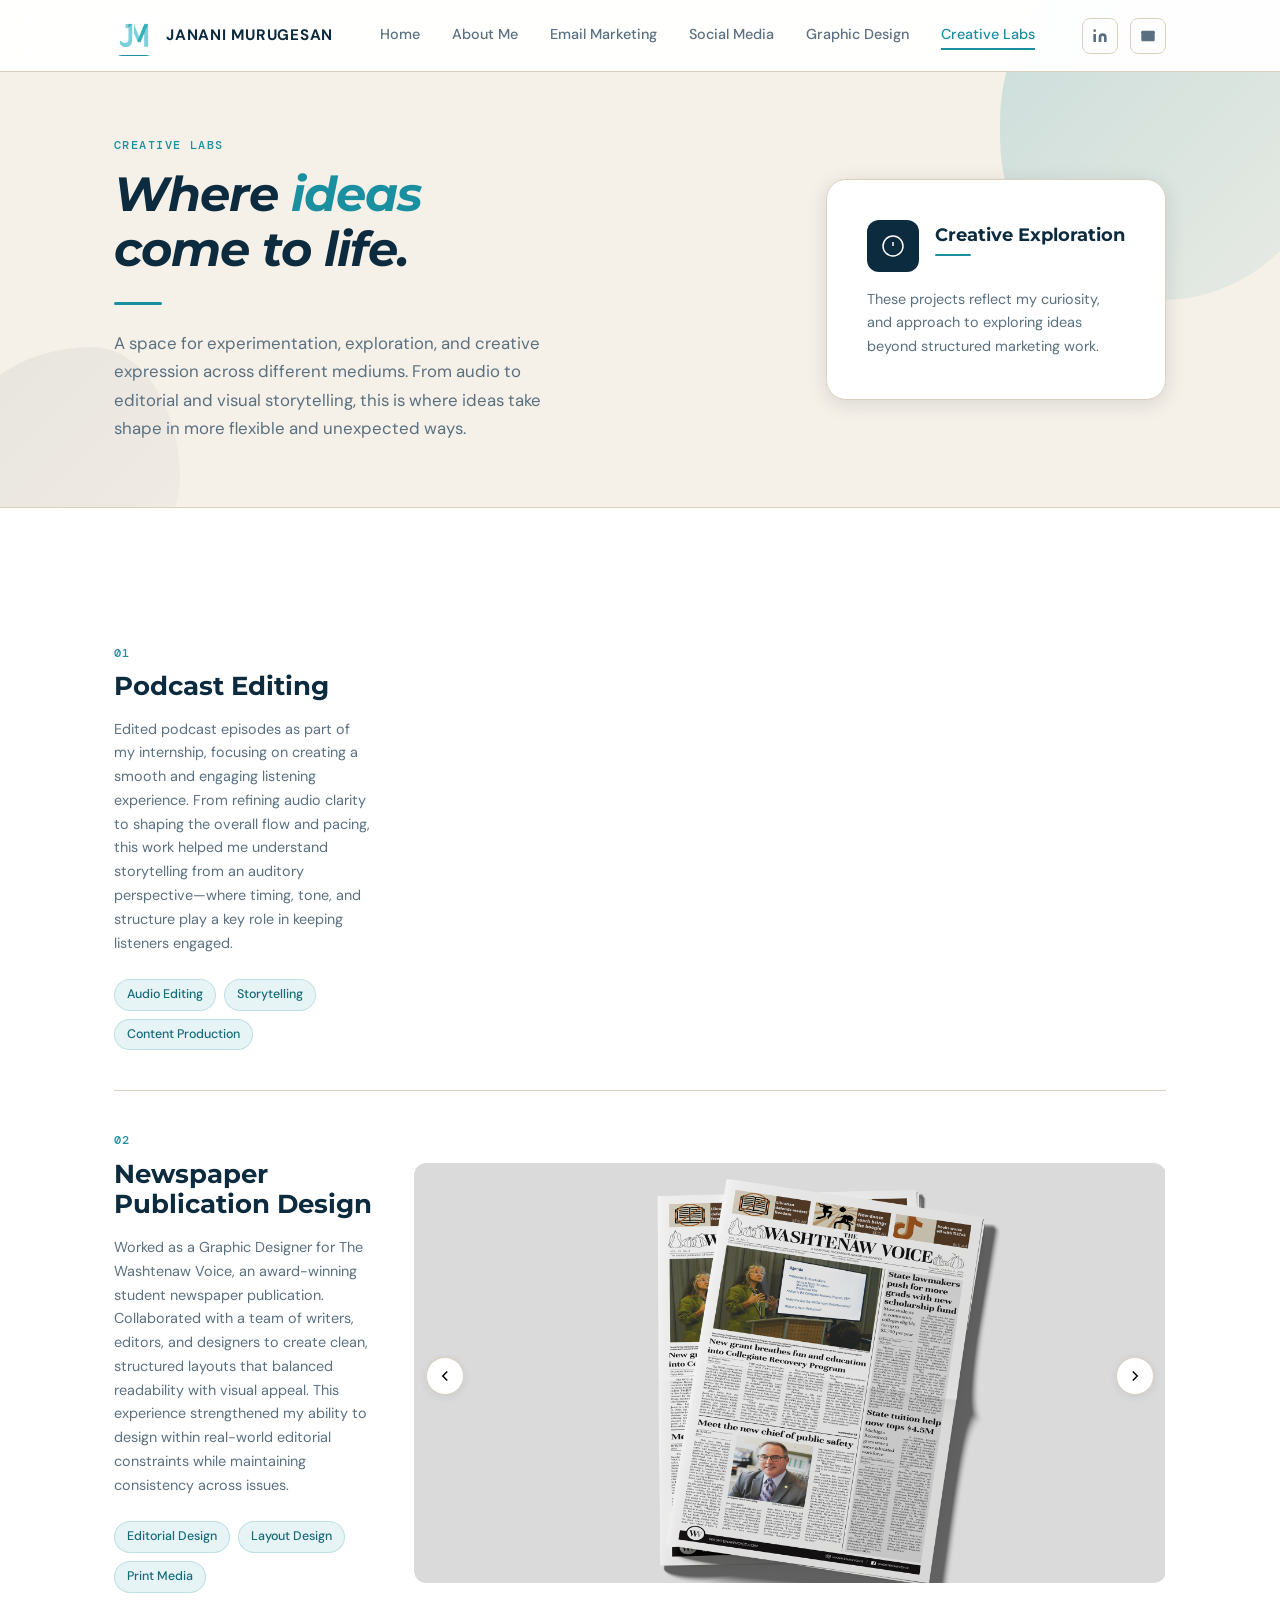
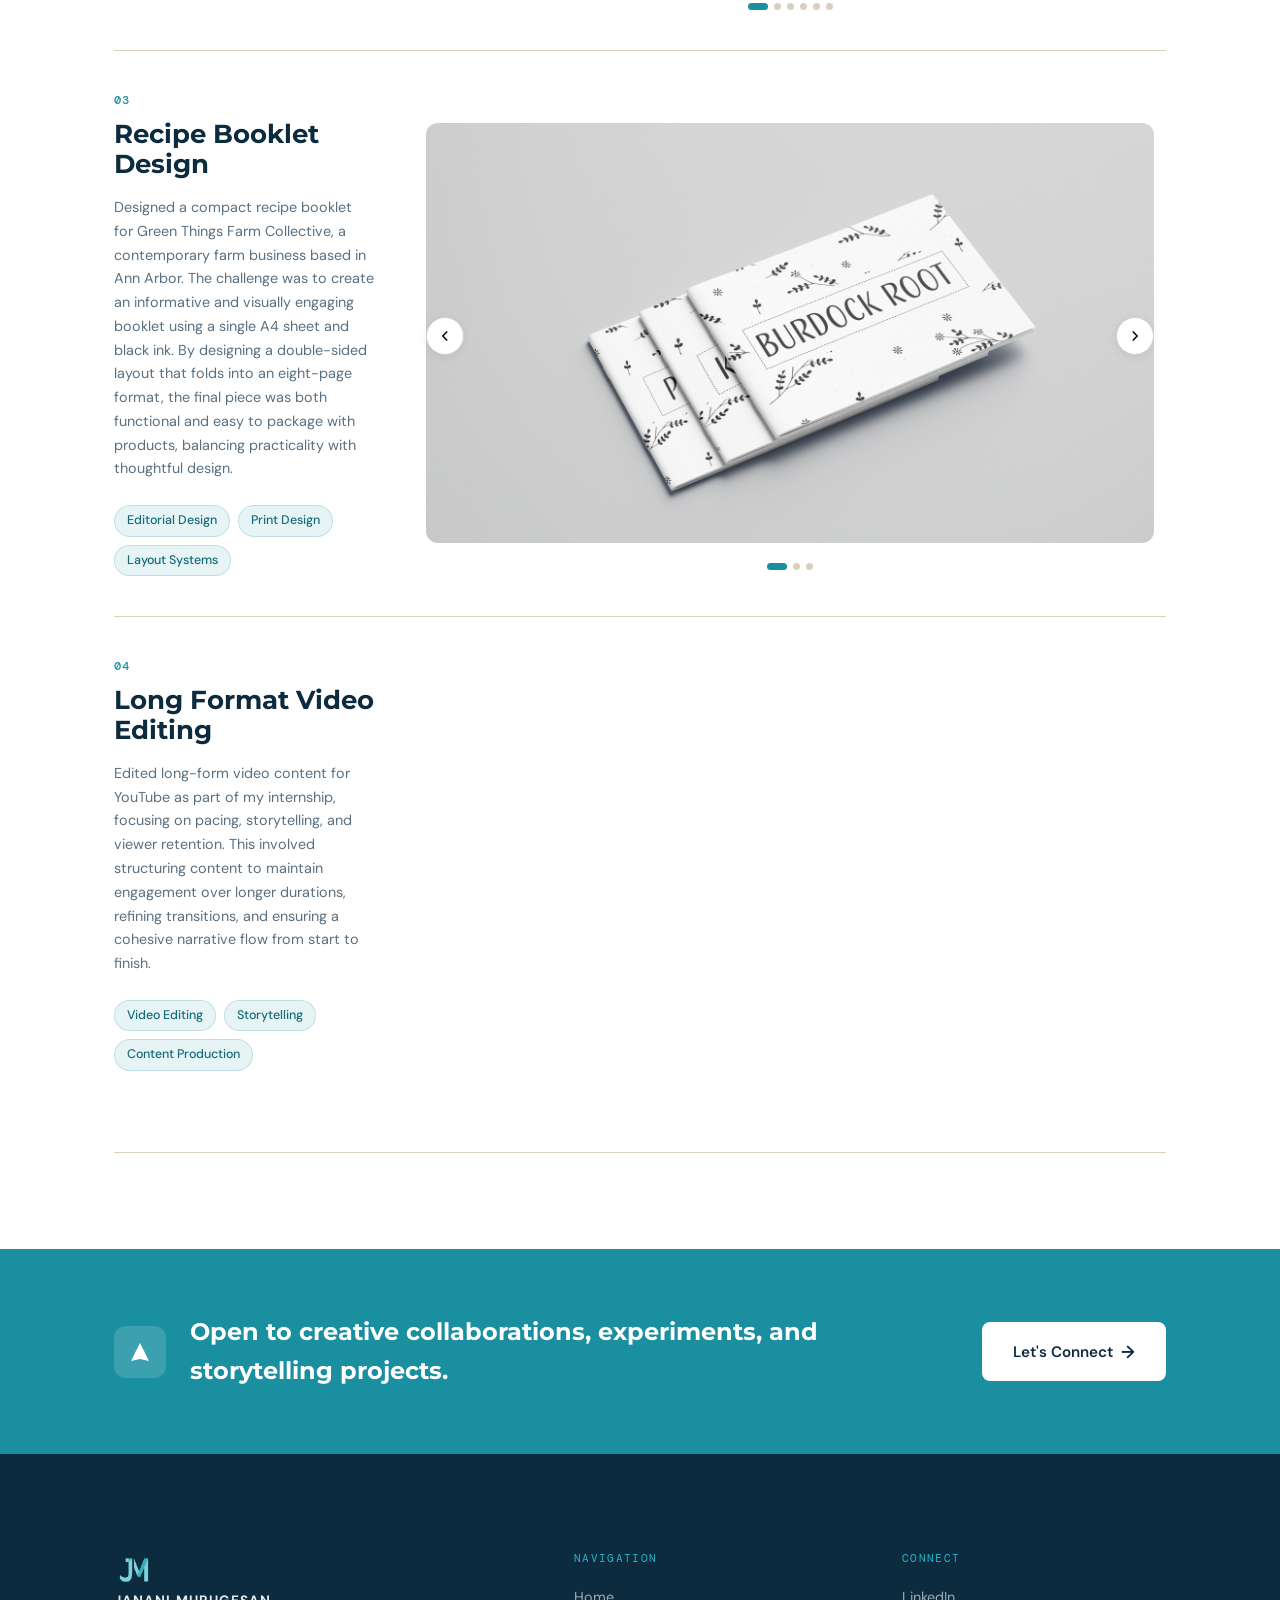
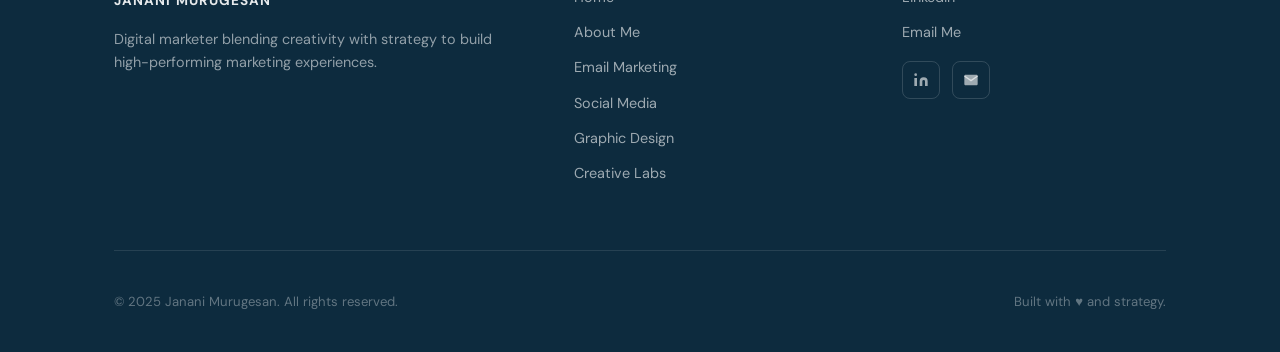
<file: misc.html>
<!DOCTYPE html>
<html lang="en">
<head>
  <meta charset="UTF-8" />
  <meta name="viewport" content="width=device-width, initial-scale=1.0" />
  <title>Creative Labs — Janani Murugesan</title>
  <link rel="icon" type="image/png" href="images/Logo/Personalidentity-03.jpg" />
  <link rel="preconnect" href="https://fonts.googleapis.com" />
  <link rel="preconnect" href="https://fonts.gstatic.com" crossorigin />
  <link href="https://fonts.googleapis.com/css2?family=Playfair+Display:ital,wght@0,700;1,700&family=DM+Sans:wght@400;500;600;700&family=DM+Mono:wght@400;500&family=Bebas+Neue&family=Montserrat:wght@700;800;900&display=swap" rel="stylesheet" />
  <link rel="stylesheet" href="styles.css" />
  <link rel="stylesheet" href="inner-pages.css" />
  <link rel="stylesheet" href="graphic-design.css" />
  <link rel="stylesheet" href="misc.css" />
</head>
<body>

  <!-- ======================== NAV ======================== -->
  <nav class="nav" id="nav">
    <div class="container nav__inner">
      <a href="index.html" class="nav__logo">
        <div class="nav__logo-mark"><img src="images/Logo/Personalidentity-03.jpg" alt="JM logo" /></div>
        <span class="nav__logo-name">Janani Murugesan</span>
      </a>
      <div class="nav__links">
        <a href="index.html" class="nav__link">Home</a>
        <a href="about.html" class="nav__link">About Me</a>
        <a href="email-marketing1.html" class="nav__link">Email Marketing</a>
        <a href="social-media.html" class="nav__link">Social Media</a>
        <a href="graphic-design.html" class="nav__link">Graphic Design</a>
        <a href="misc.html" class="nav__link active">Creative Labs</a>
      </div>
      <div class="nav__icons">
        <a href="https://www.linkedin.com/in/janani-murugesan-a76573238/" target="_blank" class="nav__icon" aria-label="LinkedIn">
          <svg viewBox="0 0 24 24"><path d="M16 8a6 6 0 0 1 6 6v7h-4v-7a2 2 0 0 0-2-2 2 2 0 0 0-2 2v7h-4v-7a6 6 0 0 1 6-6zM2 9h4v12H2z"/><circle cx="4" cy="4" r="2"/></svg>
        </a>
        <a href="mailto:jananimuru26@gmail.com" class="nav__icon" aria-label="Email">
          <svg viewBox="0 0 24 24"><path d="M4 4h16c1.1 0 2 .9 2 2v12c0 1.1-.9 2-2 2H4c-1.1 0-2-.9-2-2V6c0-1.1.9-2 2-2z"/><polyline points="22,6 12,13 2,6" style="fill:none;stroke:currentColor;stroke-width:2"/></svg>
        </a>
      </div>
      <button class="nav__hamburger" id="hamburger" aria-label="Toggle menu">
        <span></span><span></span><span></span>
      </button>
    </div>
  </nav>
  <div class="nav__mobile" id="mobileMenu">
    <a href="index.html" class="nav__mobile-link">Home</a>
    <a href="about.html" class="nav__mobile-link">About Me</a>
    <a href="email-marketing1.html" class="nav__mobile-link">Email Marketing</a>
    <a href="social-media.html" class="nav__mobile-link">Social Media</a>
    <a href="graphic-design.html" class="nav__mobile-link">Graphic Design</a>
    <a href="misc.html" class="nav__mobile-link active">Creative Labs</a>
    <div class="nav__mobile-icons">
      <a href="https://www.linkedin.com/in/janani-murugesan-a76573238/" target="_blank" class="nav__icon"><svg viewBox="0 0 24 24"><path d="M16 8a6 6 0 0 1 6 6v7h-4v-7a2 2 0 0 0-2-2 2 2 0 0 0-2 2v7h-4v-7a6 6 0 0 1 6-6zM2 9h4v12H2z"/><circle cx="4" cy="4" r="2"/></svg></a>
      <a href="mailto:jananimuru26@gmail.com" class="nav__icon"><svg viewBox="0 0 24 24"><path d="M4 4h16c1.1 0 2 .9 2 2v12c0 1.1-.9 2-2 2H4c-1.1 0-2-.9-2-2V6c0-1.1.9-2 2-2z"/><polyline points="22,6 12,13 2,6" style="fill:none;stroke:currentColor;stroke-width:2"/></svg></a>
    </div>
  </div>

  <main>

    <!-- ======================== HERO ======================== -->
    <section class="misc-hero">
      <div class="misc-hero__blob"></div>
      <div class="misc-hero__blob misc-hero__blob--2"></div>
      <div class="container misc-hero__inner">
        <div class="misc-hero__content animate-fade-up">
          <p class="label">Creative Labs</p>
          <h1 class="heading-xl misc-hero__title">
            Where <span class="text-teal">ideas</span><br>come to life.
          </h1>
          <div class="divider"></div>
          <p class="body-lg misc-hero__desc">
            A space for experimentation, exploration, and creative expression across different mediums. From audio to editorial and visual storytelling, this is where ideas take shape in more flexible and unexpected ways.
          </p>
        </div>
        <div class="misc-hero__card animate-fade-up animate-fade-up-delay-2">
          <div class="misc-hero__card-top">
            <div class="misc-hero__card-icon">
              <svg viewBox="0 0 24 24" fill="none" stroke="currentColor" stroke-width="1.5">
                <circle cx="12" cy="12" r="10"/>
                <line x1="12" y1="8" x2="12" y2="12"/>
                <line x1="12" y1="16" x2="12.01" y2="16"/>
              </svg>
            </div>
            <div>
              <h3 class="misc-hero__card-title">Creative Exploration</h3>
              <div class="misc-hero__card-divider"></div>
            </div>
          </div>
          <p class="body-sm">These projects reflect my curiosity, and approach to exploring ideas beyond structured marketing work.</p>
        </div>
      </div>
    </section>

    <!-- ======================== PROJECTS ======================== -->
    <section class="section gd-projects" style="background: var(--color-white);">
      <div class="container">

        <!-- ── 01 PODCAST EDITING ── -->
        <div class="gd-project">
          <div class="gd-project__meta">
            <p class="label">01</p>
            <h2 class="gd-project__title">Podcast Editing</h2>
            <p class="body-sm gd-project__desc">
              Edited podcast episodes as part of my internship, focusing on creating a smooth and engaging listening experience. From refining audio clarity to shaping the overall flow and pacing, this work helped me understand storytelling from an auditory perspective—where timing, tone, and structure play a key role in keeping listeners engaged.
            </p>
            <div class="gd-project__tags">
              <span class="tag tag-teal">Audio Editing</span>
              <span class="tag tag-teal">Storytelling</span>
              <span class="tag tag-teal">Content Production</span>
            </div>
          </div>

          <div class="spotify-embeds">
            <iframe
              style="border-radius:12px"
              src="https://open.spotify.com/embed/episode/45KPl8ipKPADqV8OjmS5lq?utm_source=generator"
              width="100%" height="152"
              frameborder="0" allowfullscreen
              allow="autoplay; clipboard-write; encrypted-media; fullscreen; picture-in-picture"
              loading="lazy" title="Podcast Episode 1">
            </iframe>
            <iframe
              style="border-radius:12px"
              src="https://open.spotify.com/embed/episode/0ITMD8N1xMRXnJjdGetIAT?utm_source=generator"
              width="100%" height="152"
              frameborder="0" allowfullscreen
              allow="autoplay; clipboard-write; encrypted-media; fullscreen; picture-in-picture"
              loading="lazy" title="Podcast Episode 2">
            </iframe>
          </div>
        </div>

        <div class="gd-divider"></div>

        <!-- ── 02 NEWSPAPER DESIGN ── -->
        <div class="gd-project">
          <div class="gd-project__meta">
            <p class="label">02</p>
            <h2 class="gd-project__title">Newspaper Publication Design</h2>
            <p class="body-sm gd-project__desc">
              Worked as a Graphic Designer for The Washtenaw Voice, an award-winning student newspaper publication. Collaborated with a team of writers, editors, and designers to create clean, structured layouts that balanced readability with visual appeal. This experience strengthened my ability to design within real-world editorial constraints while maintaining consistency across issues.
            </p>
            <div class="gd-project__tags">
              <span class="tag tag-teal">Editorial Design</span>
              <span class="tag tag-teal">Layout Design</span>
              <span class="tag tag-teal">Print Media</span>
            </div>
          </div>

          <div class="gd-carousel" id="carousel-1">
            <button class="gd-carousel__btn gd-carousel__btn--prev" onclick="slide('carousel-1', -1)" aria-label="Previous">
              <svg viewBox="0 0 24 24" fill="none" stroke="currentColor" stroke-width="2"><polyline points="15 18 9 12 15 6"/></svg>
            </button>
            <div class="gd-carousel__track-wrap">
              <div class="gd-carousel__track">
                <div class="gd-slide"><div class="gd-slide__inner"><img src="images/Creative%20Lab/Newspaper/newspaper1.png" alt="Newspaper 1" class="gd-slide__image"></div></div>
                <div class="gd-slide"><div class="gd-slide__inner"><img src="images/Creative%20Lab/Newspaper/newspaper2.png" alt="Newspaper 2" class="gd-slide__image"></div></div>
                <div class="gd-slide"><div class="gd-slide__inner"><img src="images/Creative%20Lab/Newspaper/newspaper3.png" alt="Newspaper 3" class="gd-slide__image"></div></div>
                <div class="gd-slide"><div class="gd-slide__inner"><img src="images/Creative%20Lab/Newspaper/newspaper4.png" alt="Newspaper 4" class="gd-slide__image"></div></div>
                <div class="gd-slide"><div class="gd-slide__inner"><img src="images/Creative%20Lab/Newspaper/newspaper5.png" alt="Newspaper 5" class="gd-slide__image"></div></div>
                <div class="gd-slide"><div class="gd-slide__inner"><img src="images/Creative%20Lab/Newspaper/newspaper6.png" alt="Newspaper 6" class="gd-slide__image"></div></div>
              </div>
            </div>
            <button class="gd-carousel__btn gd-carousel__btn--next" onclick="slide('carousel-1', 1)" aria-label="Next">
              <svg viewBox="0 0 24 24" fill="none" stroke="currentColor" stroke-width="2"><polyline points="9 18 15 12 9 6"/></svg>
            </button>
            <div class="gd-carousel__dots" id="dots-carousel-1"></div>
          </div>
        </div>

        <div class="gd-divider"></div>

        <!-- ── 03 RECIPE BOOKLET ── -->
        <div class="gd-project">
          <div class="gd-project__meta">
            <p class="label">03</p>
            <h2 class="gd-project__title">Recipe Booklet Design</h2>
            <p class="body-sm gd-project__desc">
              Designed a compact recipe booklet for Green Things Farm Collective, a contemporary farm business based in Ann Arbor. The challenge was to create an informative and visually engaging booklet using a single A4 sheet and black ink. By designing a double-sided layout that folds into an eight-page format, the final piece was both functional and easy to package with products, balancing practicality with thoughtful design.
            </p>
            <div class="gd-project__tags">
              <span class="tag tag-teal">Editorial Design</span>
              <span class="tag tag-teal">Print Design</span>
              <span class="tag tag-teal">Layout Systems</span>
            </div>
          </div>

          <div class="gd-carousel" id="carousel-2">
            <button class="gd-carousel__btn gd-carousel__btn--prev" onclick="slide('carousel-2', -1)" aria-label="Previous">
              <svg viewBox="0 0 24 24" fill="none" stroke="currentColor" stroke-width="2"><polyline points="15 18 9 12 15 6"/></svg>
            </button>
            <div class="gd-carousel__track-wrap">
              <div class="gd-carousel__track">
                <div class="gd-slide"><div class="gd-slide__inner"><img src="images/Creative%20Lab/Receipe%20Booklet/Mockup1.png" alt="Recipe Booklet 1" class="gd-slide__image"></div></div>
                <div class="gd-slide"><div class="gd-slide__inner"><img src="images/Creative%20Lab/Receipe%20Booklet/Mockup2.png" alt="Recipe Booklet 2" class="gd-slide__image"></div></div>
                <div class="gd-slide"><div class="gd-slide__inner"><img src="images/Creative%20Lab/Receipe%20Booklet/Mockup3.png" alt="Recipe Booklet 3" class="gd-slide__image"></div></div>
              </div>
            </div>
            <button class="gd-carousel__btn gd-carousel__btn--next" onclick="slide('carousel-2', 1)" aria-label="Next">
              <svg viewBox="0 0 24 24" fill="none" stroke="currentColor" stroke-width="2"><polyline points="9 18 15 12 9 6"/></svg>
            </button>
            <div class="gd-carousel__dots" id="dots-carousel-2"></div>
          </div>
        </div>

        <div class="gd-divider"></div>

        <!-- ── 04 LONG FORMAT VIDEO ── -->
        <div class="gd-project">
          <div class="gd-project__meta">
            <p class="label">04</p>
            <h2 class="gd-project__title">Long Format Video Editing</h2>
            <p class="body-sm gd-project__desc">
              Edited long-form video content for YouTube as part of my internship, focusing on pacing, storytelling, and viewer retention. This involved structuring content to maintain engagement over longer durations, refining transitions, and ensuring a cohesive narrative flow from start to finish.
            </p>
            <div class="gd-project__tags">
              <span class="tag tag-teal">Video Editing</span>
              <span class="tag tag-teal">Storytelling</span>
              <span class="tag tag-teal">Content Production</span>
            </div>
          </div>

          <div class="youtube-embeds">
            <div class="youtube-embed-wrap">
              <iframe
                src="https://www.youtube.com/embed/g8NpPJwq7VI"
                title="Our Student Staff | Giving Blueday 2023"
                frameborder="0"
                allow="accelerometer; autoplay; clipboard-write; encrypted-media; gyroscope; picture-in-picture; web-share"
                referrerpolicy="strict-origin-when-cross-origin"
                allowfullscreen>
              </iframe>
            </div>
            
          </div>
        </div>

        <div class="gd-divider"></div>

      </div>
    </section>

    <!-- ======================== CTA BANNER ======================== -->
    <div class="cta-banner">
      <div class="container cta-banner__inner">
        <div class="flex gap-md" style="align-items:center;">
          <div class="cta-banner__icon">
            <svg viewBox="0 0 24 24" xmlns="http://www.w3.org/2000/svg"><path d="M12 19l9 2-9-18-9 18 9-2zm0 0v-8"/></svg>
          </div>
          <div class="cta-banner__text">
            <h3>Open to creative collaborations, experiments, and storytelling projects.</h3>
          </div>
        </div>
        <a href="mailto:jananimuru26@gmail.com" class="btn btn-white btn-arrow">Let's Connect</a>
      </div>
    </div>

  </main>

  <!-- ======================== FOOTER ======================== -->
  <footer class="footer">
    <div class="container">
      <div class="footer__top">
        <div class="footer__brand">
          <div class="nav__logo-mark1"><img src="images/Logo/Personalidentity-03.png" alt="JM logo" /></div>
          <div class="footer__brand-name">Janani Murugesan</div>
          <p class="footer__tagline">Digital marketer blending creativity with strategy to build high-performing marketing experiences.</p>
        </div>
        <div>
          <p class="footer__col-title">Navigation</p>
          <ul class="footer__links">
            <li><a href="index.html" class="footer__link">Home</a></li>
            <li><a href="about.html" class="footer__link">About Me</a></li>
            <li><a href="email-marketing1.html" class="footer__link">Email Marketing</a></li>
            <li><a href="social-media.html" class="footer__link">Social Media</a></li>
            <li><a href="graphic-design.html" class="footer__link">Graphic Design</a></li>
            <li><a href="misc.html" class="footer__link">Creative Labs</a></li>
          </ul>
        </div>
        <div>
          <p class="footer__col-title">Connect</p>
          <ul class="footer__links">
            <li><a href="https://www.linkedin.com/in/janani-murugesan-a76573238/" target="_blank" class="footer__link">LinkedIn</a></li>
            <li><a href="mailto:jananimuru26@gmail.com" class="footer__link">Email Me</a></li>
          </ul>
          <div class="footer__social mt-md">
            <a href="https://www.linkedin.com/in/janani-murugesan-a76573238/" target="_blank" class="footer__social-link" aria-label="LinkedIn">
              <svg viewBox="0 0 24 24"><path d="M16 8a6 6 0 0 1 6 6v7h-4v-7a2 2 0 0 0-2-2 2 2 0 0 0-2 2v7h-4v-7a6 6 0 0 1 6-6zM2 9h4v12H2z"/><circle cx="4" cy="4" r="2"/></svg>
            </a>
            <a href="mailto:jananimuru26@gmail.com" class="footer__social-link" aria-label="Email">
              <svg viewBox="0 0 24 24"><path d="M4 4h16c1.1 0 2 .9 2 2v12c0 1.1-.9 2-2 2H4c-1.1 0-2-.9-2-2V6c0-1.1.9-2 2-2z"/><polyline points="22,6 12,13 2,6" style="fill:none;stroke:currentColor;stroke-width:2"/></svg>
            </a>
          </div>
        </div>
      </div>
      <div class="footer__bottom">
        <span>© 2025 Janani Murugesan. All rights reserved.</span>
        <span>Built with ♥ and strategy.</span>
      </div>
    </div>
  </footer>

  <script src="nav.js"></script>
  <script src="misc.js"></script>
</body>
</html>
</file>
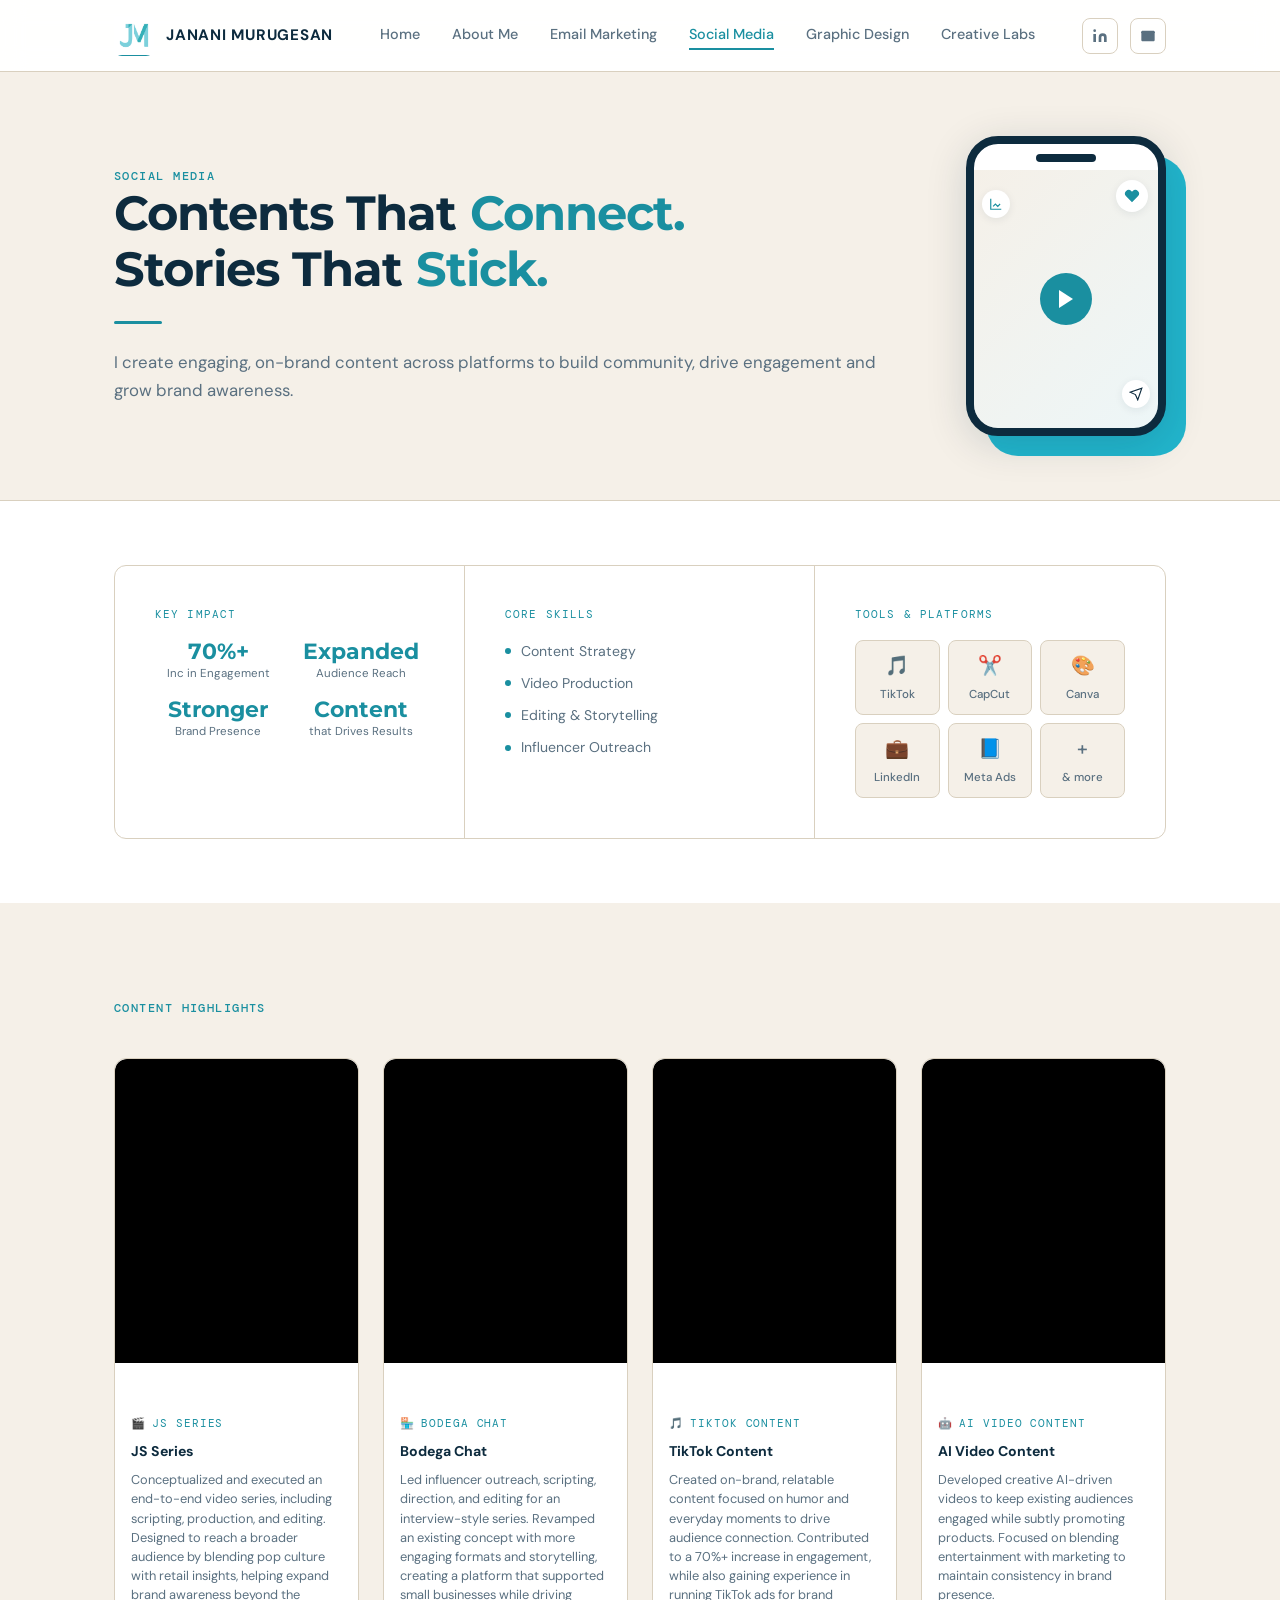
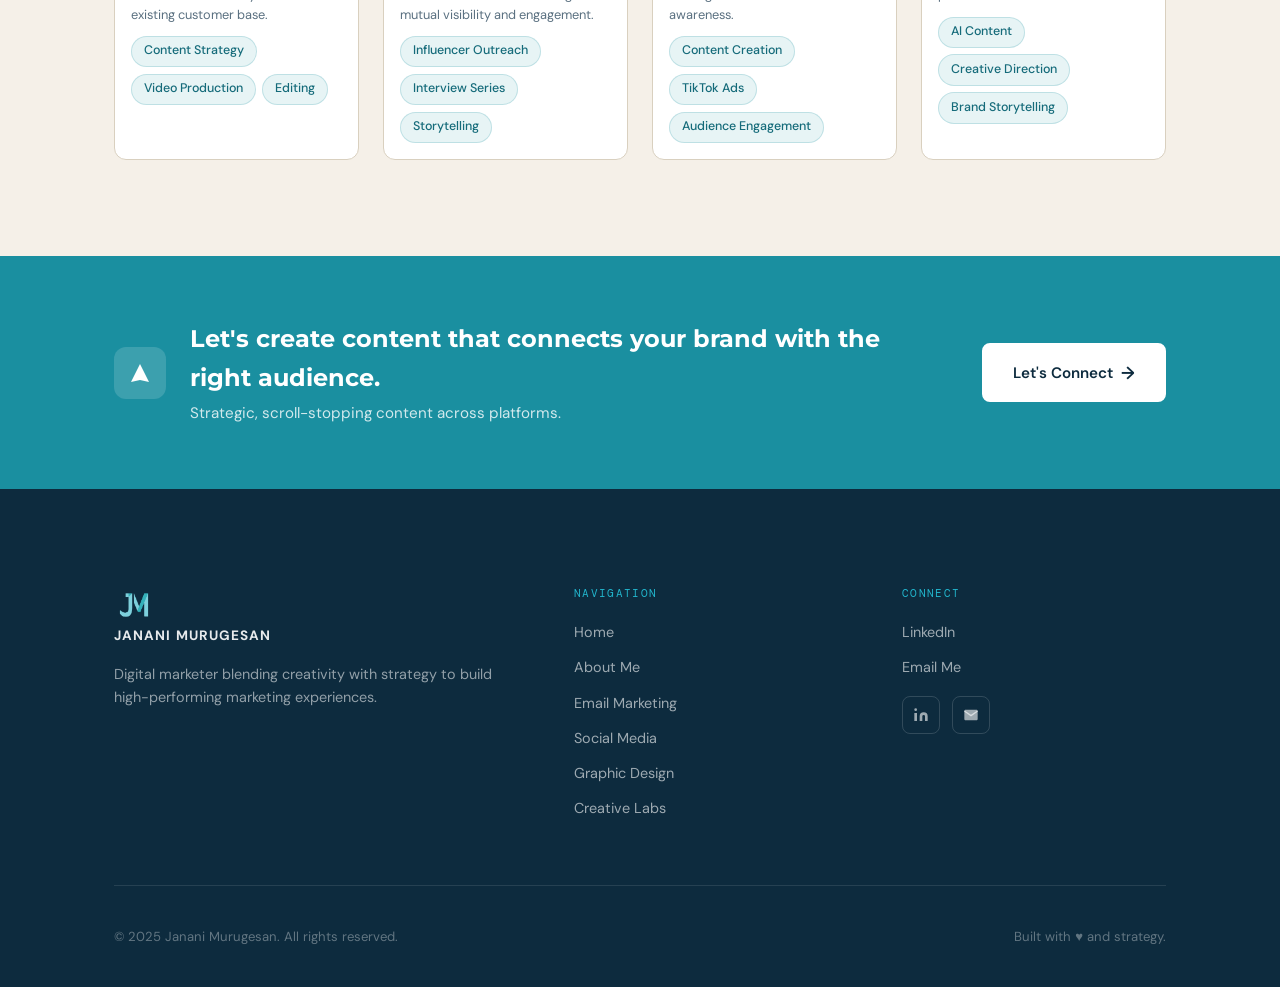
<file: social-media.html>
<!DOCTYPE html>
<html lang="en">
<head>
  <meta charset="UTF-8" />
  <meta name="viewport" content="width=device-width, initial-scale=1.0" />
  <title>Social Media — Janani Murugesan</title>
  <link rel="icon" type="image/png" href="images/Logo/Personalidentity-03.jpg" />

  <link rel="preconnect" href="https://fonts.googleapis.com" />
  <link rel="preconnect" href="https://fonts.gstatic.com" crossorigin />
  <link href="https://fonts.googleapis.com/css2?family=Playfair+Display:ital,wght@0,700;1,700&family=DM+Sans:wght@400;500;600;700&family=DM+Mono:wght@400;500&family=Bebas+Neue&family=Montserrat:wght@700;800;900&display=swap" rel="stylesheet" />
  <link rel="stylesheet" href="styles.css" />
  <link rel="stylesheet" href="inner-pages.css" />
</head>
<body>

  <!-- ======================== NAV ======================== -->
  <nav class="nav" id="nav">
    <div class="container nav__inner">
      <a href="index.html" class="nav__logo">
        <div class="nav__logo-mark"><img src="images/Logo/Personalidentity-03.jpg" alt="JM logo" /></div>
        <span class="nav__logo-name">Janani Murugesan</span>
      </a>
      <div class="nav__links">
        <a href="index.html" class="nav__link">Home</a>
        <a href="about.html" class="nav__link">About Me</a>
        <a href="email-marketing1.html" class="nav__link">Email Marketing</a>
        <a href="social-media.html" class="nav__link active">Social Media</a>
        <a href="graphic-design.html" class="nav__link">Graphic Design</a>
        <a href="misc.html" class="nav__link">Creative Labs</a>
      </div>
      <div class="nav__icons">
        <a href="https://www.linkedin.com/in/janani-murugesan-a76573238/" target="_blank" class="nav__icon" aria-label="LinkedIn">
          <svg viewBox="0 0 24 24" xmlns="http://www.w3.org/2000/svg"><path d="M16 8a6 6 0 0 1 6 6v7h-4v-7a2 2 0 0 0-2-2 2 2 0 0 0-2 2v7h-4v-7a6 6 0 0 1 6-6zM2 9h4v12H2z"/><circle cx="4" cy="4" r="2"/></svg>
        </a>
        <a href="mailto:jananimuru26@gmail.com" class="nav__icon" aria-label="Email">
          <svg viewBox="0 0 24 24" xmlns="http://www.w3.org/2000/svg"><path d="M4 4h16c1.1 0 2 .9 2 2v12c0 1.1-.9 2-2 2H4c-1.1 0-2-.9-2-2V6c0-1.1.9-2 2-2z"/><polyline points="22,6 12,13 2,6" style="fill:none;stroke:currentColor;stroke-width:2"/></svg>
        </a>
      </div>
      <button class="nav__hamburger" id="hamburger" aria-label="Toggle menu">
        <span></span><span></span><span></span>
      </button>
    </div>
  </nav>
  <div class="nav__mobile" id="mobileMenu">
    <a href="index.html" class="nav__mobile-link">Home</a>
    <a href="about.html" class="nav__mobile-link">About Me</a>
    <a href="email-marketing1.html" class="nav__mobile-link">Email Marketing</a>
    <a href="social-media.html" class="nav__mobile-link">Social Media</a>
    <a href="graphic-design.html" class="nav__mobile-link">Graphic Design</a>
    <a href="misc.html" class="nav__mobile-link">Creative Labs</a>
    <div class="nav__mobile-icons">
      <a href="https://www.linkedin.com/in/janani-murugesan-a76573238/" target="_blank" class="nav__icon"><svg viewBox="0 0 24 24"><path d="M16 8a6 6 0 0 1 6 6v7h-4v-7a2 2 0 0 0-2-2 2 2 0 0 0-2 2v7h-4v-7a6 6 0 0 1 6-6zM2 9h4v12H2z"/><circle cx="4" cy="4" r="2"/></svg></a>
      <a href="mailto:jananimuru26@egmail.com" class="nav__icon"><svg viewBox="0 0 24 24"><path d="M4 4h16c1.1 0 2 .9 2 2v12c0 1.1-.9 2-2 2H4c-1.1 0-2-.9-2-2V6c0-1.1.9-2 2-2z"/><polyline points="22,6 12,13 2,6" style="fill:none;stroke:currentColor;stroke-width:2"/></svg></a>
    </div>
  </div>

  <main>

    <!-- ======================== PAGE HEADER ======================== -->
    <section class="sm-hero">
      <div class="container">
        <div class="sm-hero__inner">
          <div>
            <p class="label animate-fade-up">Social Media</p>
            <h1 class="heading-xl sm-hero__headline animate-fade-up animate-fade-up-delay-1">
              Contents That <span class="text-teal">Connect.</span><br>
              Stories That <span class="text-teal">Stick.</span>
            </h1>
            <div class="divider animate-fade-up animate-fade-up-delay-2"></div>
            <p class="body-lg animate-fade-up animate-fade-up-delay-2">
              I create engaging, on-brand content across platforms to build community, drive engagement and grow brand awareness.
            </p>
          </div>

          <!-- Phone mockup -->
          <div class="sm-hero__phone animate-fade-up animate-fade-up-delay-3">
            <div class="sm-hero__phone-notch"></div>
            <div class="sm-hero__phone-content">
              <!-- floating icons -->
              <div class="sm-floating-icon" style="top:10px;right:10px;width:32px;height:32px;">
                <svg viewBox="0 0 24 24" width="16" height="16" fill="var(--color-teal)"><path d="M20.84 4.61a5.5 5.5 0 0 0-7.78 0L12 5.67l-1.06-1.06a5.5 5.5 0 0 0-7.78 7.78l1.06 1.06L12 21.23l7.78-7.78 1.06-1.06a5.5 5.5 0 0 0 0-7.78z"/></svg>
              </div>
              <div class="sm-floating-icon" style="bottom:20px;right:8px;width:28px;height:28px;">
                <svg viewBox="0 0 24 24" width="14" height="14" fill="var(--color-navy)"><path d="M22 2L11 13"/><path d="M22 2L15 22 11 13 2 9l20-7z" style="fill:none;stroke:var(--color-navy);stroke-width:2"/></svg>
              </div>
              <div class="sm-floating-icon" style="top:20px;left:8px;width:28px;height:28px;">
                <svg viewBox="0 0 24 24" width="14" height="14" fill="none" stroke="var(--color-teal)" stroke-width="2"><path d="M3 3v18h18"/><path d="M7 16l4-4 4 4 4-4"/></svg>
              </div>
              <div class="sm-hero__phone-icon">
                <svg viewBox="0 0 24 24"><polygon points="5 3 19 12 5 21 5 3"/></svg>
              </div>
            </div>
          </div>
        </div>
      </div>
    </section>

    <!-- ======================== METRICS BAR ======================== -->
    <section class="section-sm">
      <div class="container">
        <div class="metrics-bar">
          <div class="metrics-bar__inner">
            <!-- Key Impact -->
            <div class="metrics-bar__section">
              <p class="metrics-bar__title">Key Impact</p>
              <div class="metrics-grid">
                <div class="metric-item">
                  <div class="metric-item__value">70%+</div>
                  <div class="metric-item__label">Inc in Engagement</div>
                </div>
                <div class="metric-item">
                  <div class="metric-item__value">Expanded</div>
                  <div class="metric-item__label">Audience Reach</div>
                </div>
                <div class="metric-item">
                  <div class="metric-item__value">Stronger</div>
                  <div class="metric-item__label">Brand Presence</div>
                </div>
                <div class="metric-item">
                  <div class="metric-item__value">Content</div>
                  <div class="metric-item__label">that Drives Results</div>
                </div>
              </div>
            </div>

            <!-- Core Skills -->
            <div class="metrics-bar__section">
              <p class="metrics-bar__title">Core Skills</p>
              <div class="skills-list">
                <div class="skill-row">Content Strategy</div>
                <div class="skill-row">Video Production</div>
                <div class="skill-row">Editing &amp; Storytelling</div>
                <div class="skill-row">Influencer Outreach</div>
              </div>
            </div>

            <!-- Tools & Platforms -->
            <div class="metrics-bar__section">
              <p class="metrics-bar__title">Tools &amp; Platforms</p>
              <div class="platform-logos">
                <div class="platform-logo">
                  <span>🎵</span>
                  <span>TikTok</span>
                </div>
                <div class="platform-logo">
                  <span>✂️</span>
                  <span>CapCut</span>
                </div>
                <div class="platform-logo">
                  <span>🎨</span>
                  <span>Canva</span>
                </div>
                <div class="platform-logo">
                  <span>💼</span>
                  <span>LinkedIn</span>
                </div>
                <div class="platform-logo">
                  <span>📘</span>
                  <span>Meta Ads</span>
                </div>
                <div class="platform-logo">
                  <span>+</span>
                  <span>&amp; more</span>
                </div>
              </div>
            </div>
          </div>
        </div>
      </div>
    </section>

    <!-- ======================== CONTENT HIGHLIGHTS ======================== -->
    <section class="section" style="background: var(--color-beige);">
      <div class="container">
        <p class="label">Content Highlights</p>
        <div class="content-highlights__grid">

          <!-- JS Series — Instagram iframe -->
          <div class="content-card">
            <div class="content-card__embed">
              <iframe
                src="https://www.instagram.com/reel/DW9B6DuiMBJ/embed/"
                class="content-card__iframe"
                frameborder="0"
                scrolling="no"
                allowtransparency="true"
                allowfullscreen="true"
                title="JS Series Instagram Reel">
              </iframe>
              <div class="content-card__embed-mask"></div>
            </div>
            <div class="content-card__body">
              <div class="content-card__series"><span>🎬</span> JS Series</div>
              <h3 class="content-card__title">JS Series</h3>
              <p class="content-card__desc">Conceptualized and executed an end-to-end video series, including scripting, production, and editing. Designed to reach a broader audience by blending pop culture with retail insights, helping expand brand awareness beyond the existing customer base.</p>
              <div class="content-card__tags">
                <span class="tag tag-teal">Content Strategy</span>
                <span class="tag tag-teal">Video Production</span>
                <span class="tag tag-teal">Editing</span>
              </div>
            </div>
          </div>

          <!-- Bodega Chat — Instagram iframe -->
          <div class="content-card">
            <div class="content-card__embed">
              <iframe
                src="https://www.instagram.com/reel/DXuYdJMjJIp/embed/"
                class="content-card__iframe"
                frameborder="0"
                scrolling="no"
                allowtransparency="true"
                allowfullscreen="true"
                title="Bodega Chat Instagram Reel">
              </iframe>
              <div class="content-card__embed-mask"></div>
            </div>
            <div class="content-card__body">
              <div class="content-card__series"><span>🏪</span> Bodega Chat</div>
              <h3 class="content-card__title">Bodega Chat</h3>
              <p class="content-card__desc">Led influencer outreach, scripting, direction, and editing for an interview-style series. Revamped an existing concept with more engaging formats and storytelling, creating a platform that supported small businesses while driving mutual visibility and engagement.</p>
              <div class="content-card__tags">
                <span class="tag tag-teal">Influencer Outreach</span>
                <span class="tag tag-teal">Interview Series</span>
                <span class="tag tag-teal">Storytelling</span>
              </div>
            </div>
          </div>

          <!-- TikTok Content — TikTok iframe -->
          <div class="content-card">
            <div class="content-card__embed content-card__embed--tiktok">
              <iframe
                src="https://www.tiktok.com/embed/v2/7608631188076498207"
                class="content-card__iframe content-card__iframe--tiktok"
                frameborder="0"
                scrolling="no"
                allowfullscreen="true"
                allow="encrypted-media"
                title="TikTok Content">
              </iframe>
              <div class="content-card__embed-mask"></div>

            </div>
            <div class="content-card__body">
              <div class="content-card__series"><span>🎵</span> TikTok Content</div>
              <h3 class="content-card__title">TikTok Content</h3>
              <p class="content-card__desc">Created on-brand, relatable content focused on humor and everyday moments to drive audience connection. Contributed to a 70%+ increase in engagement, while also gaining experience in running TikTok ads for brand awareness.</p>
              <div class="content-card__tags">
                <span class="tag tag-teal">Content Creation</span>
                <span class="tag tag-teal">TikTok Ads</span>
                <span class="tag tag-teal">Audience Engagement</span>
              </div>
            </div>
          </div>

          <!-- AI Video Content — Instagram iframe -->
          <div class="content-card">
            <div class="content-card__embed">
              <iframe
                src="https://www.instagram.com/reel/DVcCmsYkd97/embed/"
                class="content-card__iframe"
                frameborder="0"
                scrolling="no"
                allowtransparency="true"
                allowfullscreen="true"
                title="AI Video Content Instagram Reel">
              </iframe>
              <div class="content-card__embed-mask"></div>
            </div>
            <div class="content-card__body">
              <div class="content-card__series"><span>🤖</span> AI Video Content</div>
              <h3 class="content-card__title">AI Video Content</h3>
              <p class="content-card__desc">Developed creative AI-driven videos to keep existing audiences engaged while subtly promoting products. Focused on blending entertainment with marketing to maintain consistency in brand presence.</p>
              <div class="content-card__tags">
                <span class="tag tag-teal">AI Content</span>
                <span class="tag tag-teal">Creative Direction</span>
                <span class="tag tag-teal">Brand Storytelling</span>
              </div>
            </div>
          </div>

        </div>
      </div>
    </section>

    <!-- ======================== CTA BANNER ======================== -->
    <div class="cta-banner">
      <div class="container cta-banner__inner">
        <div class="flex gap-md" style="align-items:center;">
          <div class="cta-banner__icon">
            <svg viewBox="0 0 24 24" xmlns="http://www.w3.org/2000/svg"><path d="M12 19l9 2-9-18-9 18 9-2zm0 0v-8"/></svg>
          </div>
          <div class="cta-banner__text">
            <h3>Let's create content that connects your brand with the right audience.</h3>
            <p>Strategic, scroll-stopping content across platforms.</p>
          </div>
        </div>
        <a href="mailto:jananimuru26@gmail.com" class="btn btn-white btn-arrow">Let's Connect</a>
      </div>
    </div>

  </main>

  <!-- ======================== FOOTER ======================== -->
  <footer class="footer">
    <div class="container">
      <div class="footer__top">
        <div class="footer__brand">
          <div class="nav__logo-mark1"><img src="images/Logo/Personalidentity-03.png" alt="JM logo" /></div>
          <div class="footer__brand-name">Janani Murugesan</div>
          <p class="footer__tagline">Digital marketer blending creativity with strategy to build high-performing marketing experiences.</p>
        </div>
        <div>
          <p class="footer__col-title">Navigation</p>
          <ul class="footer__links">
            <li><a href="index.html" class="footer__link">Home</a></li>
            <li><a href="about.html" class="footer__link">About Me</a></li>
            <li><a href="email-marketing1.html" class="footer__link">Email Marketing</a></li>
            <li><a href="social-media.html" class="footer__link">Social Media</a></li>
            <li><a href="graphic-design.html" class="footer__link">Graphic Design</a></li>
            <li><a href="misc.html" class="footer__link">Creative Labs</a></li>
          </ul>
        </div>
        <div>
          <p class="footer__col-title">Connect</p>
          <ul class="footer__links">
            <li><a href="https://www.linkedin.com/in/janani-murugesan-a76573238/" target="_blank" class="footer__link">LinkedIn</a></li>
            <li><a href="mailto:jananimuru26@gmail.com" class="footer__link">Email Me</a></li>
          </ul>
          <div class="footer__social mt-md">
            <a href="https://www.linkedin.com/in/janani-murugesan-a76573238/" target="_blank" class="footer__social-link" aria-label="LinkedIn">
              <svg viewBox="0 0 24 24"><path d="M16 8a6 6 0 0 1 6 6v7h-4v-7a2 2 0 0 0-2-2 2 2 0 0 0-2 2v7h-4v-7a6 6 0 0 1 6-6zM2 9h4v12H2z"/><circle cx="4" cy="4" r="2"/></svg>
            </a>
            <a href="mailto:jananimuru26@gmail.com" class="footer__social-link" aria-label="Email">
              <svg viewBox="0 0 24 24"><path d="M4 4h16c1.1 0 2 .9 2 2v12c0 1.1-.9 2-2 2H4c-1.1 0-2-.9-2-2V6c0-1.1.9-2 2-2z"/><polyline points="22,6 12,13 2,6" style="fill:none;stroke:currentColor;stroke-width:2"/></svg>
            </a>
          </div>
        </div>
      </div>
      <div class="footer__bottom">
        <span>© 2025 Janani Murugesan. All rights reserved.</span>
        <span>Built with ♥ and strategy.</span>
      </div>
    </div>
  </footer>

  <script src="nav.js"></script>
</body>
</html>
</file>
<file: styles.css>
/* ============================================
   GLOBAL DESIGN TOKENS
   ============================================ */
:root {
  /* Colors */
  --color-navy: #0d2b3e;
  --color-teal: #1a8fa0;
  --color-teal-light: #22b5cc;
  --color-teal-dark: #156b7a;
  --color-beige: #f5f0e8;
  --color-beige-warm: #ede7d9;
  --color-beige-dark: #d9d0bf;
  --color-white: #ffffff;
  --color-text: #1a2a35;
  --color-text-muted: #5a7080;
  --color-text-light: #8a9fac;
  --color-accent: #e8a838;

  /* Typography */
  --font-display: 'Montserrat', sans-serif;
  --font-body: 'DM Sans', 'Helvetica Neue', sans-serif;
  --font-label: 'DM Mono', 'Courier New', monospace;

  /* Spacing */
  --space-xs: 0.5rem;
  --space-sm: 1rem;
  --space-md: 1.5rem;
  --space-lg: 2.5rem;
  --space-xl: 4rem;
  --space-xxl: 6rem;

  /* Layout */
  --max-width: 1100px;
  --nav-height: 72px;
  --border-radius: 12px;
  --border-radius-lg: 20px;

  /* Shadows */
  --shadow-sm: 0 2px 8px rgba(13, 43, 62, 0.08);
  --shadow-md: 0 4px 20px rgba(13, 43, 62, 0.12);
  --shadow-lg: 0 8px 40px rgba(13, 43, 62, 0.16);

  /* Transitions */
  --transition: 0.25s ease;
}

/* ============================================
   RESET & BASE
   ============================================ */
*, *::before, *::after {
  box-sizing: border-box;
  margin: 0;
  padding: 0;
}

html {
  scroll-behavior: smooth;
  font-size: 16px;
}

body {
  font-family: var(--font-body);
  color: var(--color-text);
  background: var(--color-white);
  line-height: 1.6;
  -webkit-font-smoothing: antialiased;
}

img {
  max-width: 100%;
  display: block;
}

a {
  color: inherit;
  text-decoration: none;
}

ul {
  list-style: none;
}

/* ============================================
   TYPOGRAPHY SCALE
   ============================================ */
.label {
  font-family: var(--font-label);
  font-size: 0.75rem;
  font-weight: 500;
  letter-spacing: 0.12em;
  text-transform: uppercase;
  color: var(--color-teal);
  
}

.heading-xl {
  font-family: var(--font-display);
  font-size: clamp(1.8rem, 4vw, 3rem);
  font-weight: 700;
  line-height: 1.15;
  color: var(--color-navy);
  letter-spacing: -0.02em;
}

.heading-lg {
  font-family: var(--font-display);
  font-size: clamp(1.8rem, 3.5vw, 2.8rem);
  font-weight: 700;
  line-height: 1.2;
  color: var(--color-navy);
   letter-spacing: -0.02em;
}

.heading-md {
  font-family: var(--font-body);
  font-size: clamp(1.1rem, 2vw, 1.4rem);
  font-weight: 700;
  color: var(--color-navy);
  letter-spacing: -0.01em;
}

.heading-sm {
  font-family: var(--font-body);
  font-size: 1rem;
  font-weight: 700;
  color: var(--color-navy);
  letter-spacing: 0.02em;
}

.body-lg {
  font-size: 1.05rem;
  line-height: 1.7;
  color: var(--color-text-muted);
}

.body-sm {
  font-size: 0.9rem;
  line-height: 1.65;
  color: var(--color-text-muted);
}

.text-teal { color: var(--color-teal); }
.text-accent { color: var(--color-accent); }

/* ============================================
   LAYOUT UTILITIES
   ============================================ */
.container {
  width: 100%;
  max-width: var(--max-width);
  margin-left: auto;
  margin-right: auto;
  padding-left: 1.5rem;
  padding-right: 1.5rem;
}

.section {
  padding-top: var(--space-xxl);
  padding-bottom: var(--space-xxl);
}

.section-sm {
  padding-top: var(--space-xl);
  padding-bottom: var(--space-xl);
}

.grid-2 {
  display: grid;
  grid-template-columns: 1fr 1fr;
  gap: var(--space-lg);
}

.grid-3 {
  display: grid;
  grid-template-columns: repeat(3, 1fr);
  gap: var(--space-lg);
}

.grid-4 {
  display: grid;
  grid-template-columns: repeat(4, 1fr);
  gap: var(--space-md);
}

.flex { display: flex; }
.flex-center { display: flex; align-items: center; justify-content: center; }
.flex-between { display: flex; align-items: center; justify-content: space-between; }
.gap-sm { gap: var(--space-sm); }
.gap-md { gap: var(--space-md); }
.gap-lg { gap: var(--space-lg); }

.text-center { text-align: center; }
.mt-sm { margin-top: var(--space-sm); }
.mt-md { margin-top: var(--space-md); }
.mt-lg { margin-top: var(--space-lg); }
.mb-sm { margin-bottom: var(--space-sm); }
.mb-md { margin-bottom: var(--space-md); }

/* ============================================
   BUTTONS
   ============================================ */
.btn {
  display: inline-flex;
  align-items: center;
  gap: 0.5rem;
  padding: 0.85rem 1.8rem;
  border-radius: 8px;
  font-family: var(--font-body);
  font-size: 0.95rem;
  font-weight: 600;
  cursor: pointer;
  transition: all var(--transition);
  border: 2px solid transparent;
  white-space: nowrap;
}

.btn-primary {
  background: var(--color-teal);
  color: var(--color-white);
  border-color: var(--color-teal);
}

.btn-primary:hover {
  background: var(--color-teal-dark);
  border-color: var(--color-teal-dark);
  transform: translateY(-1px);
  box-shadow: var(--shadow-md);
}

.btn-outline {
  background: transparent;
  color: var(--color-teal);
  border-color: var(--color-teal);
}

.btn-outline:hover {
  background: var(--color-teal);
  color: var(--color-white);
  transform: translateY(-1px);
}

.btn-white {
  background: var(--color-white);
  color: var(--color-navy);
  border-color: var(--color-white);
}

.btn-white:hover {
  background: var(--color-beige);
  transform: translateY(-1px);
  box-shadow: var(--shadow-md);
}

.btn-arrow::after {
  content: '→';
  font-size: 1.1rem;
  transition: transform var(--transition);
}

.btn-arrow:hover::after {
  transform: translateX(4px);
}

/* ============================================
   CARDS
   ============================================ */
.card {
  background: var(--color-white);
  border-radius: var(--border-radius);
  padding: var(--space-lg);
  border: 1px solid var(--color-beige-dark);
  transition: all var(--transition);
}

.card:hover {
  box-shadow: var(--shadow-md);
  transform: translateY(-3px);
}

.card-beige {
  background: var(--color-beige);
  border-color: var(--color-beige-warm);
}

/* ============================================
   DIVIDER
   ============================================ */
.divider {
  width: 48px;
  height: 3px;
  background: var(--color-teal);
  border-radius: 2px;
  margin-top: var(--space-md);
  margin-bottom: var(--space-md);
}

/* ============================================
   GLOBAL NAV
   ============================================ */
.nav {
  position: fixed;
  top: 0;
  left: 0;
  right: 0;
  height: var(--nav-height);
  background: rgba(255, 255, 255, 0.96);
  backdrop-filter: blur(12px);
  -webkit-backdrop-filter: blur(12px);
  border-bottom: 1px solid var(--color-beige-dark);
  z-index: 1000;
  transition: all var(--transition);
}

.nav.scrolled {
  box-shadow: var(--shadow-sm);
}

.nav__inner {
  height: 100%;
  display: flex;
  align-items: center;
  justify-content: space-between;
}

.nav__logo {
  display: flex;
  align-items: center;
  gap: 0.75rem;
  text-decoration: none;
}

.nav__logo-mark {
  width: 40px;
  height: 40px;
  background: var(--color-teal);
  color: white;
  border-radius: 8px;
  display: flex;
  align-items: center;
  justify-content: center;
  font-family: var(--font-display);
  font-size: 1.1rem;
  font-weight: 700;
  flex-shrink: 0;
}

.nav__logo-mark1 {
  width: 40px;
  height: 40px;
  color: white;
  border-radius: 8px;
  display: flex;
  align-items: center;
  justify-content: center;
  font-family: var(--font-display);
  font-size: 1.1rem;
  font-weight: 700;
  flex-shrink: 0;
}

.nav__logo-name {
  font-family: var(--font-body);
  font-weight: 900;
  font-size: 1.2rem;
  color: var(--color-navy);
  letter-spacing: 0.01em;
  text-transform: uppercase;
}

.nav__links {
  display: flex;
  align-items: center;
  gap: 2rem;
}

.nav__link {
  font-family: var(--font-body);
  font-size: 0.9rem;
  font-weight: 500;
  color: var(--color-text-muted);
  text-decoration: none;
  transition: color var(--transition);
  position: relative;
  padding-bottom: 2px;
}

.nav__link::after {
  content: '';
  position: absolute;
  bottom: -2px;
  left: 0;
  width: 0;
  height: 2px;
  background: var(--color-teal);
  transition: width var(--transition);
}

.nav__link:hover,
.nav__link.active {
  color: var(--color-teal);
}

.nav__link:hover::after,
.nav__link.active::after {
  width: 100%;
}

.nav__icons {
  display: flex;
  align-items: center;
  gap: 0.75rem;
}

.nav__icon {
  width: 36px;
  height: 36px;
  border-radius: 8px;
  border: 1px solid var(--color-beige-dark);
  display: flex;
  align-items: center;
  justify-content: center;
  color: var(--color-text-muted);
  transition: all var(--transition);
  text-decoration: none;
}

.nav__icon:hover {
  border-color: var(--color-teal);
  color: var(--color-teal);
  background: var(--color-beige);
}

.nav__icon svg {
  width: 16px;
  height: 16px;
  fill: currentColor;
}

/* Mobile Menu */
.nav__hamburger {
  display: none;
  flex-direction: column;
  gap: 5px;
  cursor: pointer;
  padding: 4px;
}

.nav__hamburger span {
  display: block;
  width: 24px;
  height: 2px;
  background: var(--color-navy);
  border-radius: 2px;
  transition: all var(--transition);
}

.nav__mobile {
  display: none;
  position: fixed;
  top: var(--nav-height);
  left: 0;
  right: 0;
  background: var(--color-white);
  border-bottom: 1px solid var(--color-beige-dark);
  padding: 1rem 1.5rem;
  flex-direction: column;
  gap: 0.25rem;
  z-index: 999;
  box-shadow: var(--shadow-md);
}

.nav__mobile.open {
  display: flex;
}

.nav__mobile-link {
  padding: 0.75rem 0;
  font-size: 1rem;
  font-weight: 500;
  color: var(--color-text-muted);
  border-bottom: 1px solid var(--color-beige);
  transition: color var(--transition);
}

.nav__mobile-link:hover,
.nav__mobile-link.active {
  color: var(--color-teal);
}

.nav__mobile-icons {
  display: flex;
  gap: 0.75rem;
  padding-top: 0.75rem;
}

/* ============================================
   GLOBAL FOOTER
   ============================================ */
.footer {
  background: var(--color-navy);
  color: var(--color-white);
  padding: var(--space-xxl) 0 var(--space-lg);
}

.footer__top {
  display: grid;
  grid-template-columns: 1.5fr 1fr 1fr;
  gap: var(--space-xl);
  padding-bottom: var(--space-xl);
  border-bottom: 1px solid rgba(255,255,255,0.1);
  margin-bottom: var(--space-lg);
}

.footer__brand .nav__logo-mark {
  background: var(--color-teal);
  margin-bottom: var(--space-sm);
}

.footer__brand-name {
  font-family: var(--font-body);
  font-weight: 700;
  font-size: 0.85rem;
  letter-spacing: 0.08em;
  text-transform: uppercase;
  color: rgba(255,255,255,0.9);
  margin-bottom: var(--space-sm);
}

.footer__tagline {
  font-size: 0.9rem;
  color: rgba(255,255,255,0.55);
  line-height: 1.6;
}

.footer__col-title {
  font-family: var(--font-label);
  font-size: 0.7rem;
  letter-spacing: 0.12em;
  text-transform: uppercase;
  color: var(--color-teal-light);
  margin-bottom: 1rem;
}

.footer__links {
  display: flex;
  flex-direction: column;
  gap: 0.6rem;
}

.footer__link {
  font-size: 0.9rem;
  color: rgba(255,255,255,0.6);
  transition: color var(--transition);
}

.footer__link:hover {
  color: var(--color-teal-light);
}

.footer__social {
  display: flex;
  gap: 0.75rem;
  margin-top: var(--space-sm);
}

.footer__social-link {
  width: 38px;
  height: 38px;
  border-radius: 8px;
  border: 1px solid rgba(255,255,255,0.15);
  display: flex;
  align-items: center;
  justify-content: center;
  color: rgba(255,255,255,0.6);
  transition: all var(--transition);
}

.footer__social-link:hover {
  border-color: var(--color-teal-light);
  color: var(--color-teal-light);
  background: rgba(26,143,160,0.12);
}

.footer__social-link svg {
  width: 16px;
  height: 16px;
  fill: currentColor;
}

.footer__bottom {
  display: flex;
  align-items: center;
  justify-content: space-between;
  font-size: 0.82rem;
  color: rgba(255,255,255,0.35);
}

/* ============================================
   CTA BANNER
   ============================================ */
.cta-banner {
  background: var(--color-teal);
  color: var(--color-white);
  padding: var(--space-xl) 0;
}

.cta-banner__inner {
  display: flex;
  align-items: center;
  justify-content: space-between;
  gap: var(--space-lg);
}

.cta-banner__icon {
  width: 52px;
  height: 52px;
  background: rgba(255,255,255,0.15);
  border-radius: 12px;
  display: flex;
  align-items: center;
  justify-content: center;
  flex-shrink: 0;
}

.cta-banner__icon svg {
  width: 24px;
  height: 24px;
  fill: white;
}

.cta-banner__text h3 {
  font-family: var(--font-display);
  font-size: 1.5rem;
  font-weight: 700;
  color: white;
}

.cta-banner__text p {
  font-size: 0.95rem;
  color: rgba(255,255,255,0.8);
  margin-top: 0.25rem;
}

/* ============================================
   STAT BADGES
   ============================================ */
.stat-grid {
  display: grid;
  gap: 1px;
  background: var(--color-beige-dark);
  border-radius: var(--border-radius);
  overflow: hidden;
}

.stat-item {
  background: var(--color-white);
  padding: var(--space-md) var(--space-lg);
  text-align: center;
}

.stat-item__value {
  font-family: var(--font-display);
  font-size: 2rem;
  font-weight: 700;
  color: var(--color-teal);
  line-height: 1;
}

.stat-item__label {
  font-size: 0.82rem;
  color: var(--color-text-muted);
  margin-top: 0.4rem;
}

/* ============================================
   TAGS / CHIPS
   ============================================ */
.tag {
  display: inline-flex;
  align-items: center;
  padding: 0.3rem 0.75rem;
  border-radius: 100px;
  font-size: 0.78rem;
  font-weight: 500;
  background: var(--color-beige);
  color: var(--color-text-muted);
  border: 1px solid var(--color-beige-dark);
}

.tag-teal {
  background: rgba(26,143,160,0.1);
  color: var(--color-teal-dark);
  border-color: rgba(26,143,160,0.2);
}

/* ============================================
   ICON CIRCLE
   ============================================ */
.icon-circle {
  width: 56px;
  height: 56px;
  border-radius: 50%;
  background: rgba(26,143,160,0.1);
  border: 1.5px solid rgba(26,143,160,0.25);
  display: flex;
  align-items: center;
  justify-content: center;
  flex-shrink: 0;
}

.icon-circle svg {
  width: 26px;
  height: 26px;
  stroke: var(--color-teal);
  fill: none;
  stroke-width: 1.5;
}

/* ============================================
   PAGE HEADER (inner pages)
   ============================================ */
.page-header {
  padding-top: calc(var(--nav-height) + var(--space-xl));
  padding-bottom: var(--space-xl);
  background: var(--color-beige);
}

/* ============================================
   RESPONSIVE
   ============================================ */
@media (max-width: 900px) {
  .grid-2,
  .grid-3,
  .grid-4 {
    grid-template-columns: 1fr 1fr;
  }

  .footer__top {
    grid-template-columns: 1fr 1fr;
  }

  .cta-banner__inner {
    flex-direction: column;
    text-align: left;
  }
}

@media (max-width: 640px) {
  :root {
    --space-xxl: 4rem;
    --space-xl: 2.5rem;
  }

  .grid-2,
  .grid-3,
  .grid-4 {
    grid-template-columns: 1fr;
  }

  .footer__top {
    grid-template-columns: 1fr;
    gap: var(--space-lg);
  }

  .footer__bottom {
    flex-direction: column;
    gap: 0.5rem;
    text-align: center;
  }

  .nav__links,
  .nav__icons {
    display: none;
  }

  .nav__hamburger {
    display: flex;
  }
}

/* ============================================
   PAGE TRANSITIONS & ANIMATIONS
   ============================================ */
@keyframes fadeUp {
  from { opacity: 0; transform: translateY(24px); }
  to   { opacity: 1; transform: translateY(0); }
}

@keyframes fadeIn {
  from { opacity: 0; }
  to   { opacity: 1; }
}

.animate-fade-up {
  animation: fadeUp 0.6s ease both;
}

.animate-fade-up-delay-1 { animation-delay: 0.1s; }
.animate-fade-up-delay-2 { animation-delay: 0.2s; }
.animate-fade-up-delay-3 { animation-delay: 0.3s; }
.animate-fade-up-delay-4 { animation-delay: 0.4s; }


/* ============================================
   GLOBAL DESIGN TOKENS
   ============================================ */
   :root {
    /* Colors */
    --color-navy: #0d2b3e;
    --color-teal: #1a8fa0;
    --color-teal-light: #22b5cc;
    --color-teal-dark: #156b7a;
    --color-beige: #f5f0e8;
    --color-beige-warm: #ede7d9;
    --color-beige-dark: #d9d0bf;
    --color-white: #ffffff;
    --color-text: #1a2a35;
    --color-text-muted: #5a7080;
    --color-text-light: #8a9fac;
    --color-accent: #e8a838;
  
    /* Typography */
    --font-display: 'Montserrat', sans-serif;
    --font-body: 'DM Sans', 'Helvetica Neue', sans-serif;
    --font-label: 'DM Mono', 'Courier New', monospace;
  
    /* Spacing */
    --space-xs: 0.5rem;
    --space-sm: 1rem;
    --space-md: 1.5rem;
    --space-lg: 2.5rem;
    --space-xl: 4rem;
    --space-xxl: 6rem;
  
    /* Layout */
    --max-width: 1100px;
    --nav-height: 72px;
    --border-radius: 12px;
    --border-radius-lg: 20px;
  
    /* Shadows */
    --shadow-sm: 0 2px 8px rgba(13, 43, 62, 0.08);
    --shadow-md: 0 4px 20px rgba(13, 43, 62, 0.12);
    --shadow-lg: 0 8px 40px rgba(13, 43, 62, 0.16);
  
    /* Transitions */
    --transition: 0.25s ease;
  }
  
  /* ============================================
     RESET & BASE
     ============================================ */
  *, *::before, *::after {
    box-sizing: border-box;
    margin: 0;
    padding: 0;
  }
  
  html {
    scroll-behavior: smooth;
    font-size: 16px;
  }
  
  body {
    font-family: var(--font-body);
    color: var(--color-text);
    background: var(--color-white);
    line-height: 1.6;
    -webkit-font-smoothing: antialiased;
  }
  
  img {
    max-width: 100%;
    display: block;
  }
  
  a {
    color: inherit;
    text-decoration: none;
  }
  
  ul {
    list-style: none;
  }
  
  /* ============================================
     TYPOGRAPHY SCALE
     ============================================ */
  .label {
    font-family: var(--font-label);
    font-size: 0.75rem;
    font-weight: 500;
    letter-spacing: 0.12em;
    text-transform: uppercase;
    color: var(--color-teal);
    
  }
  
  .heading-xl {
    font-family: var(--font-display);
    font-size: clamp(1.8rem, 4vw, 3rem);
    font-weight: 700;
    line-height: 1.15;
    color: var(--color-navy);
    letter-spacing: -0.02em;
  }
  
  .heading-lg {
    font-family: var(--font-display);
    font-size: clamp(1.8rem, 3.5vw, 2.8rem);
    font-weight: 700;
    line-height: 1.2;
    color: var(--color-navy);
     letter-spacing: -0.02em;
  }
  
  .heading-md {
    font-family: var(--font-body);
    font-size: clamp(1.1rem, 2vw, 1.4rem);
    font-weight: 700;
    color: var(--color-navy);
    letter-spacing: -0.01em;
  }
  
  .heading-sm {
    font-family: var(--font-body);
    font-size: 1rem;
    font-weight: 700;
    color: var(--color-navy);
    letter-spacing: 0.02em;
  }
  
  .body-lg {
    font-size: 1.05rem;
    line-height: 1.7;
    color: var(--color-text-muted);
  }
  
  .body-sm {
    font-size: 0.9rem;
    line-height: 1.65;
    color: var(--color-text-muted);
  }
  
  .text-teal { color: var(--color-teal); }
  .text-accent { color: var(--color-accent); }
  
  /* ============================================
     LAYOUT UTILITIES
     ============================================ */
  .container {
    width: 100%;
    max-width: var(--max-width);
    margin-left: auto;
    margin-right: auto;
    padding-left: 1.5rem;
    padding-right: 1.5rem;
  }
  
  .section {
    padding-top: var(--space-xxl);
    padding-bottom: var(--space-xxl);
  }
  
  .section-sm {
    padding-top: var(--space-xl);
    padding-bottom: var(--space-xl);
  }
  
  .grid-2 {
    display: grid;
    grid-template-columns: 1fr 1fr;
    gap: var(--space-lg);
  }
  
  .grid-3 {
    display: grid;
    grid-template-columns: repeat(3, 1fr);
    gap: var(--space-lg);
  }
  
  .grid-4 {
    display: grid;
    grid-template-columns: repeat(4, 1fr);
    gap: var(--space-md);
  }
  
  .flex { display: flex; }
  .flex-center { display: flex; align-items: center; justify-content: center; }
  .flex-between { display: flex; align-items: center; justify-content: space-between; }
  .gap-sm { gap: var(--space-sm); }
  .gap-md { gap: var(--space-md); }
  .gap-lg { gap: var(--space-lg); }
  
  .text-center { text-align: center; }
  .mt-sm { margin-top: var(--space-sm); }
  .mt-md { margin-top: var(--space-md); }
  .mt-lg { margin-top: var(--space-lg); }
  .mb-sm { margin-bottom: var(--space-sm); }
  .mb-md { margin-bottom: var(--space-md); }
  
  /* ============================================
     BUTTONS
     ============================================ */
  .btn {
    display: inline-flex;
    align-items: center;
    gap: 0.5rem;
    padding: 0.85rem 1.8rem;
    border-radius: 8px;
    font-family: var(--font-body);
    font-size: 0.95rem;
    font-weight: 600;
    cursor: pointer;
    transition: all var(--transition);
    border: 2px solid transparent;
    white-space: nowrap;
  }
  
  .btn-primary {
    background: var(--color-teal);
    color: var(--color-white);
    border-color: var(--color-teal);
  }
  
  .btn-primary:hover {
    background: var(--color-teal-dark);
    border-color: var(--color-teal-dark);
    transform: translateY(-1px);
    box-shadow: var(--shadow-md);
  }
  
  .btn-outline {
    background: transparent;
    color: var(--color-teal);
    border-color: var(--color-teal);
  }
  
  .btn-outline:hover {
    background: var(--color-teal);
    color: var(--color-white);
    transform: translateY(-1px);
  }
  
  .btn-white {
    background: var(--color-white);
    color: var(--color-navy);
    border-color: var(--color-white);
  }
  
  .btn-white:hover {
    background: var(--color-beige);
    transform: translateY(-1px);
    box-shadow: var(--shadow-md);
  }
  
  .btn-arrow::after {
    content: '→';
    font-size: 1.1rem;
    transition: transform var(--transition);
  }
  
  .btn-arrow:hover::after {
    transform: translateX(4px);
  }
  
  /* ============================================
     CARDS
     ============================================ */
  .card {
    background: var(--color-white);
    border-radius: var(--border-radius);
    padding: var(--space-lg);
    border: 1px solid var(--color-beige-dark);
    transition: all var(--transition);
  }
  
  .card:hover {
    box-shadow: var(--shadow-md);
    transform: translateY(-3px);
  }
  
  .card-beige {
    background: var(--color-beige);
    border-color: var(--color-beige-warm);
  }
  
  /* ============================================
     DIVIDER
     ============================================ */
  .divider {
    width: 48px;
    height: 3px;
    background: var(--color-teal);
    border-radius: 2px;
    margin-top: var(--space-md);
    margin-bottom: var(--space-md);
  }
  
  /* ============================================
     GLOBAL NAV
     ============================================ */
  .nav {
    position: fixed;
    top: 0;
    left: 0;
    right: 0;
    height: var(--nav-height);
    background: rgba(255, 255, 255, 0.96);
    backdrop-filter: blur(12px);
    -webkit-backdrop-filter: blur(12px);
    border-bottom: 1px solid var(--color-beige-dark);
    z-index: 1000;
    transition: all var(--transition);
  }
  
  .nav.scrolled {
    box-shadow: var(--shadow-sm);
  }
  
  .nav__inner {
    height: 100%;
    display: flex;
    align-items: center;
    justify-content: space-between;
  }
  
  .nav__logo {
    display: flex;
    align-items: center;
    gap: 0.75rem;
    text-decoration: none;
  }
  
  .nav__logo-mark {
    width: 40px;
    height: 40px;
    background: var(--color-teal);
    color: white;
    border-radius: 8px;
    display: flex;
    align-items: center;
    justify-content: center;
    font-family: var(--font-display);
    font-size: 1.1rem;
    font-weight: 700;
    flex-shrink: 0;
  }
  
  .nav__logo-name {
    font-family: var(--font-body);
    font-weight: 700;
    font-size: 0.95rem;
    color: var(--color-navy);
    letter-spacing: 0.05em;
    text-transform: uppercase;
  }
  
  .nav__links {
    display: flex;
    align-items: center;
    gap: 2rem;
  }
  
  .nav__link {
    font-family: var(--font-body);
    font-size: 0.9rem;
    font-weight: 500;
    color: var(--color-text-muted);
    text-decoration: none;
    transition: color var(--transition);
    position: relative;
    padding-bottom: 2px;
  }
  
  .nav__link::after {
    content: '';
    position: absolute;
    bottom: -2px;
    left: 0;
    width: 0;
    height: 2px;
    background: var(--color-teal);
    transition: width var(--transition);
  }
  
  .nav__link:hover,
  .nav__link.active {
    color: var(--color-teal);
  }
  
  .nav__link:hover::after,
  .nav__link.active::after {
    width: 100%;
  }
  
  .nav__icons {
    display: flex;
    align-items: center;
    gap: 0.75rem;
  }
  
  .nav__icon {
    width: 36px;
    height: 36px;
    border-radius: 8px;
    border: 1px solid var(--color-beige-dark);
    display: flex;
    align-items: center;
    justify-content: center;
    color: var(--color-text-muted);
    transition: all var(--transition);
    text-decoration: none;
  }
  
  .nav__icon:hover {
    border-color: var(--color-teal);
    color: var(--color-teal);
    background: var(--color-beige);
  }
  
  .nav__icon svg {
    width: 16px;
    height: 16px;
    fill: currentColor;
  }
  
  /* Mobile Menu */
  .nav__hamburger {
    display: none;
    flex-direction: column;
    gap: 5px;
    cursor: pointer;
    padding: 4px;
  }
  
  .nav__hamburger span {
    display: block;
    width: 24px;
    height: 2px;
    background: var(--color-navy);
    border-radius: 2px;
    transition: all var(--transition);
  }
  
  .nav__mobile {
    display: none;
    position: fixed;
    top: var(--nav-height);
    left: 0;
    right: 0;
    background: var(--color-white);
    border-bottom: 1px solid var(--color-beige-dark);
    padding: 1rem 1.5rem;
    flex-direction: column;
    gap: 0.25rem;
    z-index: 999;
    box-shadow: var(--shadow-md);
  }
  
  .nav__mobile.open {
    display: flex;
  }
  
  .nav__mobile-link {
    padding: 0.75rem 0;
    font-size: 1rem;
    font-weight: 500;
    color: var(--color-text-muted);
    border-bottom: 1px solid var(--color-beige);
    transition: color var(--transition);
  }
  
  .nav__mobile-link:hover,
  .nav__mobile-link.active {
    color: var(--color-teal);
  }
  
  .nav__mobile-icons {
    display: flex;
    gap: 0.75rem;
    padding-top: 0.75rem;
  }
  
  /* ============================================
     GLOBAL FOOTER
     ============================================ */
  .footer {
    background: var(--color-navy);
    color: var(--color-white);
    padding: var(--space-xxl) 0 var(--space-lg);
  }
  
  .footer__top {
    display: grid;
    grid-template-columns: 1.5fr 1fr 1fr;
    gap: var(--space-xl);
    padding-bottom: var(--space-xl);
    border-bottom: 1px solid rgba(255,255,255,0.1);
    margin-bottom: var(--space-lg);
  }
  
  .footer__brand .nav__logo-mark {
    background: var(--color-teal);
    margin-bottom: var(--space-sm);
  }
  
  .footer__brand-name {
    font-family: var(--font-body);
    font-weight: 700;
    font-size: 0.85rem;
    letter-spacing: 0.08em;
    text-transform: uppercase;
    color: rgba(255,255,255,0.9);
    margin-bottom: var(--space-sm);
  }
  
  .footer__tagline {
    font-size: 0.9rem;
    color: rgba(255,255,255,0.55);
    line-height: 1.6;
  }
  
  .footer__col-title {
    font-family: var(--font-label);
    font-size: 0.7rem;
    letter-spacing: 0.12em;
    text-transform: uppercase;
    color: var(--color-teal-light);
    margin-bottom: 1rem;
  }
  
  .footer__links {
    display: flex;
    flex-direction: column;
    gap: 0.6rem;
  }
  
  .footer__link {
    font-size: 0.9rem;
    color: rgba(255,255,255,0.6);
    transition: color var(--transition);
  }
  
  .footer__link:hover {
    color: var(--color-teal-light);
  }
  
  .footer__social {
    display: flex;
    gap: 0.75rem;
    margin-top: var(--space-sm);
  }
  
  .footer__social-link {
    width: 38px;
    height: 38px;
    border-radius: 8px;
    border: 1px solid rgba(255,255,255,0.15);
    display: flex;
    align-items: center;
    justify-content: center;
    color: rgba(255,255,255,0.6);
    transition: all var(--transition);
  }
  
  .footer__social-link:hover {
    border-color: var(--color-teal-light);
    color: var(--color-teal-light);
    background: rgba(26,143,160,0.12);
  }
  
  .footer__social-link svg {
    width: 16px;
    height: 16px;
    fill: currentColor;
  }
  
  .footer__bottom {
    display: flex;
    align-items: center;
    justify-content: space-between;
    font-size: 0.82rem;
    color: rgba(255,255,255,0.35);
  }
  
  /* ============================================
     CTA BANNER
     ============================================ */
  .cta-banner {
    background: var(--color-teal);
    color: var(--color-white);
    padding: var(--space-xl) 0;
  }
  
  .cta-banner__inner {
    display: flex;
    align-items: center;
    justify-content: space-between;
    gap: var(--space-lg);
  }
  
  .cta-banner__icon {
    width: 52px;
    height: 52px;
    background: rgba(255,255,255,0.15);
    border-radius: 12px;
    display: flex;
    align-items: center;
    justify-content: center;
    flex-shrink: 0;
  }
  
  .cta-banner__icon svg {
    width: 24px;
    height: 24px;
    fill: white;
  }
  
  .cta-banner__text h3 {
    font-family: var(--font-display);
    font-size: 1.5rem;
    font-weight: 700;
    color: white;
  }
  
  .cta-banner__text p {
    font-size: 0.95rem;
    color: rgba(255,255,255,0.8);
    margin-top: 0.25rem;
  }
  
  /* ============================================
     STAT BADGES
     ============================================ */
  .stat-grid {
    display: grid;
    gap: 1px;
    background: var(--color-beige-dark);
    border-radius: var(--border-radius);
    overflow: hidden;
  }
  
  .stat-item {
    background: var(--color-white);
    padding: var(--space-md) var(--space-lg);
    text-align: center;
  }
  
  .stat-item__value {
    font-family: var(--font-display);
    font-size: 2rem;
    font-weight: 700;
    color: var(--color-teal);
    line-height: 1;
  }
  
  .stat-item__label {
    font-size: 0.82rem;
    color: var(--color-text-muted);
    margin-top: 0.4rem;
  }
  
  /* ============================================
     TAGS / CHIPS
     ============================================ */
  .tag {
    display: inline-flex;
    align-items: center;
    padding: 0.3rem 0.75rem;
    border-radius: 100px;
    font-size: 0.78rem;
    font-weight: 500;
    background: var(--color-beige);
    color: var(--color-text-muted);
    border: 1px solid var(--color-beige-dark);
  }
  
  .tag-teal {
    background: rgba(26,143,160,0.1);
    color: var(--color-teal-dark);
    border-color: rgba(26,143,160,0.2);
  }
  
  /* ============================================
     ICON CIRCLE
     ============================================ */
  .icon-circle {
    width: 56px;
    height: 56px;
    border-radius: 50%;
    background: rgba(26,143,160,0.1);
    border: 1.5px solid rgba(26,143,160,0.25);
    display: flex;
    align-items: center;
    justify-content: center;
    flex-shrink: 0;
  }
  
  .icon-circle svg {
    width: 26px;
    height: 26px;
    stroke: var(--color-teal);
    fill: none;
    stroke-width: 1.5;
  }
  
  /* ============================================
     PAGE HEADER (inner pages)
     ============================================ */
  .page-header {
    padding-top: calc(var(--nav-height) + var(--space-xl));
    padding-bottom: var(--space-xl);
    background: var(--color-beige);
  }
  
  /* ============================================
     RESPONSIVE
     ============================================ */
  @media (max-width: 900px) {
    .grid-2,
    .grid-3,
    .grid-4 {
      grid-template-columns: 1fr 1fr;
    }
  
    .footer__top {
      grid-template-columns: 1fr 1fr;
    }
  
    .cta-banner__inner {
      flex-direction: column;
      text-align: left;
    }
  }
  
  @media (max-width: 640px) {
    :root {
      --space-xxl: 4rem;
      --space-xl: 2.5rem;
    }
  
    .grid-2,
    .grid-3,
    .grid-4 {
      grid-template-columns: 1fr;
    }
  
    .footer__top {
      grid-template-columns: 1fr;
      gap: var(--space-lg);
    }
  
    .footer__bottom {
      flex-direction: column;
      gap: 0.5rem;
      text-align: center;
    }
  
    .nav__links,
    .nav__icons {
      display: none;
    }
  
    .nav__hamburger {
      display: flex;
    }
  }
  
  /* ============================================
     PAGE TRANSITIONS & ANIMATIONS
     ============================================ */
  @keyframes fadeUp {
    from { opacity: 0; transform: translateY(24px); }
    to   { opacity: 1; transform: translateY(0); }
  }
  
  @keyframes fadeIn {
    from { opacity: 0; }
    to   { opacity: 1; }
  }
  
  .animate-fade-up {
    animation: fadeUp 0.6s ease both;
  }
  
  .animate-fade-up-delay-1 { animation-delay: 0.1s; }
  .animate-fade-up-delay-2 { animation-delay: 0.2s; }
  .animate-fade-up-delay-3 { animation-delay: 0.3s; }
  .animate-fade-up-delay-4 { animation-delay: 0.4s; }
  

  @media (max-width: 640px) {
    .container {
      padding-left: 1.25rem;
      padding-right: 1.25rem;
    }
  }



  .cta-banner__text h3 {
    text-align: left;  /* added */
  }
  
  .cta-banner__text p {
    text-align: left;  /* added */
  }
</file>
<file: home.css>
/* ============================================
   HOME PAGE STYLES
   ============================================ */

/* Hero */
.hero {
  min-height: 100vh;
  display: flex;
  align-items: center;
  background: var(--color-white);
  padding-top: var(--nav-height);
  position: relative;
  overflow: hidden;
}

.hero__bg-dots {
  position: absolute;
  top: 80px;
  right: 0;
  width: 320px;
  height: 320px;
  background-image: radial-gradient(var(--color-teal-light) 1.5px, transparent 1.5px);
  background-size: 24px 24px;
  opacity: 0.18;
  pointer-events: none;
}

.hero__inner {
  display: grid;
  grid-template-columns: 1fr 1fr;
  align-items: center;
  gap: var(--space-xl);
  padding-top: var(--space-xl);
  padding-bottom: var(--space-xl);
}

.hero__greeting {
  font-family: var(--font-body);
  font-size: 1rem;
  font-weight: 600;
  color: var(--color-teal);
  margin-bottom: 1rem;
}

.hero__headline {
  color: var(--color-navy);
}

.hero__italic {
  font-style: italic;
  color: var(--color-teal);
  font-family: var(--font-display);
}

.hero__body {
  max-width: 480px;
}

.hero__actions {
  margin-top: var(--space-lg);
}

.hero__badges {
  display: flex;
  gap: 0;
  margin-top: var(--space-lg);
  background: var(--color-beige);
  border: 1px solid var(--color-beige-dark);
  border-radius: var(--border-radius);
  overflow: hidden;
}

.hero__badge {
  flex: 1;
  display: flex;
  flex-direction: column;
  align-items: center;
  gap: 0.5rem;
  padding: 1rem 0.75rem;
  font-size: 0.8rem;
  font-weight: 600;
  color: var(--color-text-muted);
  text-align: center;
  border-right: 1px solid var(--color-beige-dark);
}

.hero__badge:last-child {
  border-right: none;
}

.hero__badge svg {
  width: 22px;
  height: 22px;
  stroke: var(--color-teal);
  fill: none;
  stroke-width: 1.5;
}

/* Hero image */
.hero__image-wrap {
  position: relative;
  display: flex;
  justify-content: center;
  align-items: flex-end;
}

.hero__image-bg {
  position: absolute;
  bottom: 0;
  left: 50%;
  transform: translateX(-50%);
  width: 380px;
  height: 460px;
  background: var(--color-beige);
  border-radius: 60% 60% 50% 50%;
  z-index: 0;
}

.hero__dot-grid {
  position: absolute;
  top: 20px;
  right: -10px;
  width: 160px;
  height: 160px;
  background-image: radial-gradient(var(--color-teal) 1.5px, transparent 1.5px);
  background-size: 18px 18px;
  opacity: 0.15;
  z-index: 0;
}

.hero__image-container {
  position: relative;
  z-index: 1;
  width: 380px;
  height: 480px;
}

.hero__photo {
  width: 100%;
  height: 100%;
  object-fit: cover;
  border-radius: 40% 40% 36% 36%;
  box-shadow: var(--shadow-lg);
}

/* Services */
.services__grid {
  margin-top: var(--space-xl);
}

.services__card {
  display: flex;
  flex-direction: column;
  gap: 0;
}

.services__card-icon {
  width: 64px;
  height: 64px;
  border-radius: 16px;
  background: rgba(26,143,160,0.1);
  display: flex;
  align-items: center;
  justify-content: center;
  margin-bottom: var(--space-sm);
}

.services__card-icon svg {
  width: 28px;
  height: 28px;
  stroke: var(--color-teal);
  fill: none;
  stroke-width: 1.5;
}

.services__title {
  text-transform: uppercase;
  letter-spacing: 0.04em;
  font-size: 0.9rem;
}

.services__learn-more {
  display: inline-flex;
  align-items: center;
  margin-top: auto;
  padding-top: var(--space-md);
  font-size: 0.88rem;
  font-weight: 600;
  color: var(--color-teal);
  transition: gap var(--transition);
}

.services__learn-more:hover {
  color: var(--color-teal-dark);
  letter-spacing: 0.02em;
}

/* ============================================
   RESPONSIVE - HOME
   ============================================ */
@media (max-width: 860px) {
  .hero__inner {
    grid-template-columns: 1fr;
    text-align: center;
  }

  .hero__body {
    margin-left: auto;
    margin-right: auto;
  }

  .hero__actions {
    display: flex;
    justify-content: center;
  }

  .hero__badges {
    max-width: 420px;
    margin-left: auto;
    margin-right: auto;
  }

  .hero__image-wrap {
    order: -1;
  }

  .hero__image-container {
    width: 280px;
    height: 340px;
  }

  .hero__image-bg {
    width: 280px;
    height: 340px;
  }

  .hero__bg-dots {
    display: none;
  }

  .divider {
    margin-left: auto;
    margin-right: auto;
  }
}

@media (max-width: 640px) {
  .hero {
    padding-top: var(--nav-height);
  }

  .hero__inner {
    gap: var(--space-lg);
    padding-top: var(--space-lg);
    padding-bottom: var(--space-lg);
  }

  .hero__headline {
    padding-right: 0.5rem;
  }

  .hero__body {
    max-width: 100%;
    padding-right: 0.5rem;
  }

  .hero__badge {
    padding: 0.75rem 0.4rem;
    font-size: 0.7rem;
    gap: 0.35rem;
  }

  .hero__badge svg {
    width: 18px;
    height: 18px;
  }

  .hero__badges {
    width: 100%;
    max-width: 100%;
    margin-left: auto;
    margin-right: auto;
  }
}
</file>
<file: inner-pages.css>
/* ============================================
   INNER PAGES SHARED STYLES
   ============================================ */

/* Page Header */
.page-header {
  padding-top: calc(var(--nav-height) + var(--space-xl));
  padding-bottom: var(--space-xl);
  background: var(--color-beige);
  border-bottom: 1px solid var(--color-beige-dark);
}

.page-header__title {
  margin-top: 0.75rem;
  max-width: 700px;
}

.page-header__desc {
  max-width: 580px;
  margin-top: var(--space-sm);
}

/* Strength items */
.strengths-grid {
  gap: var(--space-md);
}

.strength-item {
  display: flex;
  align-items: flex-start;
  gap: var(--space-sm);
  padding: var(--space-md);
  background: var(--color-beige);
  border-radius: var(--border-radius);
  border: 1px solid var(--color-beige-dark);
  transition: all var(--transition);
}

.strength-item:hover {
  box-shadow: var(--shadow-sm);
  transform: translateY(-2px);
}

/* Impact Section */
.impact-section {
  background: var(--color-white);
}

.impact-grid {
  display: grid;
  grid-template-columns: repeat(4, 1fr);
  gap: 1px;
  background: var(--color-beige-dark);
  border-radius: var(--border-radius);
  overflow: hidden;
}

.impact-card {
  background: var(--color-white);
  padding: var(--space-lg) var(--space-md);
  text-align: center;
  display: flex;
  flex-direction: column;
  align-items: center;
  transition: background var(--transition);
}

.impact-card:hover {
  background: var(--color-beige);
}

.impact-card__value {
  font-family: var(--font-display);
  font-size: 1.8rem;
  font-weight: 700;
  color: var(--color-teal);
  line-height: 1.1;
  margin-bottom: 0.5rem;
}

.impact-card__label {
  font-size: 0.82rem;
  color: var(--color-text-muted);
  line-height: 1.4;
}

/* Tools */
.tools-section {
  border-top: 1px solid var(--color-beige-dark);
  border-bottom: 1px solid var(--color-beige-dark);
}

.tools-grid {
  display: flex;
  flex-wrap: wrap;
  gap: var(--space-sm);
}

.tool-badge {
  display: inline-flex;
  align-items: center;
  gap: 0.5rem;
  padding: 0.6rem 1.2rem;
  border-radius: 100px;
  background: var(--color-beige);
  border: 1.5px solid var(--color-beige-dark);
  transition: all var(--transition);
}

.tool-badge:hover {
  border-color: var(--color-teal);
  background: rgba(26,143,160,0.06);
}

.tool-badge__name {
  font-weight: 600;
  font-size: 0.9rem;
  color: var(--color-navy);
}

/* Case Study Cards */
.case-study-card {
  background: var(--color-white);
  border-radius: var(--border-radius-lg);
  padding: var(--space-lg);
  border: 1px solid var(--color-beige-dark);
  display: flex;
  flex-direction: column;
  gap: var(--space-md);
}

.case-study-card__header {
  display: flex;
  flex-direction: column;
  gap: 0.75rem;
}

.case-study-badge {
  display: inline-block;
  font-family: var(--font-label);
  font-size: 0.7rem;
  letter-spacing: 0.1em;
  text-transform: uppercase;
  color: var(--color-teal);
  background: rgba(26,143,160,0.1);
  padding: 0.3rem 0.7rem;
  border-radius: 4px;
  width: fit-content;
}

.case-study-card__title {
  font-family: var(--font-body);
  font-size: 1.2rem;
  font-weight: 700;
  color: var(--color-navy);
  line-height: 1.3;
  text-transform: uppercase;
  letter-spacing: 0.02em;
}

/* CS Steps */
.cs-steps {
  display: flex;
  flex-direction: column;
  gap: 0;
  border: 1px solid var(--color-beige-dark);
  border-radius: var(--border-radius);
  overflow: hidden;
  margin-top: 0.5rem;
}

.cs-step {
  display: flex;
  gap: var(--space-sm);
  padding: 0.9rem var(--space-sm);
  border-bottom: 1px solid var(--color-beige-dark);
  align-items: flex-start;
  background: var(--color-white);
}

.cs-step:last-child {
  border-bottom: none;
}

.cs-step--result {
  background: rgba(26,143,160,0.04);
}

.cs-step__num {
  width: 28px;
  height: 28px;
  border-radius: 50%;
  background: var(--color-beige);
  border: 1.5px solid var(--color-beige-dark);
  display: flex;
  align-items: center;
  justify-content: center;
  font-family: var(--font-label);
  font-size: 0.7rem;
  font-weight: 500;
  color: var(--color-text-muted);
  flex-shrink: 0;
}

.cs-step__num--teal {
  background: var(--color-teal);
  border-color: var(--color-teal);
  color: white;
}

.cs-step__label {
  font-family: var(--font-label);
  font-size: 0.65rem;
  letter-spacing: 0.08em;
  text-transform: uppercase;
  color: var(--color-teal);
  margin-bottom: 0.25rem;
}

.cs-step__text {
  font-size: 0.85rem;
  color: var(--color-text-muted);
  line-height: 1.5;
}

/* CS Footer */
.cs-footer {
  padding-top: var(--space-sm);
  border-top: 1px solid var(--color-beige-dark);
  display: flex;
  flex-direction: column;
  gap: var(--space-sm);
}

.cs-footer__takeaway {
  display: flex;
  gap: var(--space-sm);
  align-items: flex-start;
}

.cs-footer__icon {
  font-size: 1.2rem;
  color: var(--color-accent);
  flex-shrink: 0;
  margin-top: 0.1rem;
}

.cs-footer__title {
  font-family: var(--font-label);
  font-size: 0.65rem;
  letter-spacing: 0.08em;
  text-transform: uppercase;
  color: var(--color-teal);
  margin-bottom: 0.4rem;
}

.cs-footer__platform {
  display: flex;
  flex-direction: column;
  gap: 0.5rem;
}

/* ============================================
   SOCIAL MEDIA PAGE
   ============================================ */
.sm-hero {
  background: var(--color-beige);
  padding-top: calc(var(--nav-height) + var(--space-xl));
  padding-bottom: var(--space-xl);
  border-bottom: 1px solid var(--color-beige-dark);
}

.sm-hero__inner {
  display: grid;
  grid-template-columns: 1fr auto;
  gap: var(--space-xl);
  align-items: center;
}

.sm-hero__phone {
  width: 200px;
  height: 300px;
  background: white;
  border-radius: 32px;
  border: 8px solid var(--color-navy);
  position: relative;
  box-shadow: var(--shadow-lg), 20px 20px 0 var(--color-teal-light);
  display: flex;
  flex-direction: column;
  overflow: hidden;
  flex-shrink: 0;
}

.sm-hero__phone-notch {
  width: 60px;
  height: 8px;
  background: var(--color-navy);
  border-radius: 4px;
  margin: 10px auto 8px;
  flex-shrink: 0;
}

.sm-hero__phone-content {
  flex: 1;
  background: linear-gradient(135deg, var(--color-beige) 0%, rgba(26,143,160,0.08) 100%);
  display: flex;
  align-items: center;
  justify-content: center;
  position: relative;
  padding: 1rem;
}

.sm-hero__phone-icon {
  width: 52px;
  height: 52px;
  background: var(--color-teal);
  border-radius: 50%;
  display: flex;
  align-items: center;
  justify-content: center;
}

.sm-hero__phone-icon svg {
  width: 24px;
  height: 24px;
  fill: white;
}

.sm-floating-icon {
  position: absolute;
  background: white;
  border-radius: 50%;
  display: flex;
  align-items: center;
  justify-content: center;
  box-shadow: var(--shadow-sm);
}

/* Metrics bar */
.metrics-bar {
  background: var(--color-white);
  border: 1px solid var(--color-beige-dark);
  border-radius: var(--border-radius);
  overflow: hidden;
}

.metrics-bar__inner {
  display: grid;
  grid-template-columns: 1fr 1fr 1fr;
}

.metrics-bar__section {
  padding: var(--space-lg);
  border-right: 1px solid var(--color-beige-dark);
}

.metrics-bar__section:last-child {
  border-right: none;
}

.metrics-bar__title {
  font-family: var(--font-label);
  font-size: 0.7rem;
  letter-spacing: 0.1em;
  text-transform: uppercase;
  color: var(--color-teal);
  margin-bottom: 1rem;
}

.metrics-grid {
  display: grid;
  grid-template-columns: 1fr 1fr;
  gap: var(--space-sm);
}

.metric-item {
  text-align: center;
}

.metric-item__value {
  font-family: var(--font-display);
  font-size: 1.4rem;
  font-weight: 700;
  color: var(--color-teal);
  line-height: 1;
}

.metric-item__label {
  font-size: 0.72rem;
  color: var(--color-text-muted);
  margin-top: 0.3rem;
  line-height: 1.3;
}

.skills-list {
  display: flex;
  flex-direction: column;
  gap: 0.6rem;
}

.skill-row {
  display: flex;
  align-items: center;
  gap: 0.6rem;
  font-size: 0.88rem;
  color: var(--color-text-muted);
}

.skill-row::before {
  content: '';
  width: 6px;
  height: 6px;
  border-radius: 50%;
  background: var(--color-teal);
  flex-shrink: 0;
}

.platform-logos {
  display: grid;
  grid-template-columns: 1fr 1fr 1fr;
  gap: 0.5rem;
}

.platform-logo {
  display: flex;
  flex-direction: column;
  align-items: center;
  gap: 0.3rem;
  padding: 0.6rem;
  border-radius: 8px;
  background: var(--color-beige);
  border: 1px solid var(--color-beige-dark);
  font-size: 0.72rem;
  color: var(--color-text-muted);
  font-weight: 500;
  transition: all var(--transition);
}

.platform-logo:hover {
  border-color: var(--color-teal);
  color: var(--color-teal);
}

.platform-logo span:first-child {
  font-size: 1.2rem;
}

/* Content Highlights */
.content-highlights__grid {
  display: grid;
  grid-template-columns: repeat(4, 1fr);
  gap: var(--space-md);
  margin-top: var(--space-lg);
}

.content-card {
  background: var(--color-white);
  border-radius: var(--border-radius);
  border: 1px solid var(--color-beige-dark);
  overflow: hidden;
  transition: all var(--transition);
}

.content-card:hover {
  box-shadow: var(--shadow-md);
  transform: translateY(-4px);
}

.content-card__thumb {
  aspect-ratio: 4/5;
  background: var(--color-navy);
  position: relative;
  overflow: hidden;
  display: flex;
  align-items: center;
  justify-content: center;
}

.content-card__thumb-overlay {
  position: absolute;
  inset: 0;
  background: linear-gradient(to bottom, rgba(0,0,0,0.1) 0%, rgba(0,0,0,0.5) 100%);
}

.content-card__play {
  width: 40px;
  height: 40px;
  background: rgba(255,255,255,0.9);
  border-radius: 50%;
  display: flex;
  align-items: center;
  justify-content: center;
  position: relative;
  z-index: 1;
}

.content-card__play svg {
  width: 16px;
  height: 16px;
  fill: var(--color-navy);
  margin-left: 2px;
}

.content-card__views {
  position: absolute;
  bottom: 8px;
  left: 8px;
  font-family: var(--font-label);
  font-size: 0.7rem;
  color: white;
  z-index: 1;
}

.content-card__thumb--js { background: linear-gradient(135deg, #1a0030 0%, #3a0060 100%); }
.content-card__thumb--bodega { background: linear-gradient(135deg, #1a1a00 0%, #3d3000 100%); }
.content-card__thumb--tiktok { background: linear-gradient(135deg, #001a1a 0%, #003d3d 100%); }
.content-card__thumb--ai { background: linear-gradient(135deg, #001a05 0%, #003d10 100%); }

.content-card__body {
  padding: var(--space-sm);
}

.content-card__series {
  display: flex;
  align-items: center;
  gap: 0.4rem;
  font-family: var(--font-label);
  font-size: 0.7rem;
  letter-spacing: 0.08em;
  text-transform: uppercase;
  color: var(--color-teal);
  margin-bottom: 0.4rem;
}

.content-card__title {
  font-weight: 700;
  font-size: 0.88rem;
  color: var(--color-navy);
  margin-bottom: 0.5rem;
}

.content-card__desc {
  font-size: 0.8rem;
  color: var(--color-text-muted);
  line-height: 1.5;
  margin-bottom: 0.75rem;
}

.content-card__tags {
  display: flex;
  flex-wrap: wrap;
  gap: 0.4rem;
}

/* About page */
.about-hero {
  background: var(--color-beige);
  padding-top: calc(var(--nav-height) + var(--space-xl));
  padding-bottom: var(--space-xl);
  border-bottom: 1px solid var(--color-beige-dark);
}

.about-hero__inner {
  display: grid;
  grid-template-columns: 1fr 400px;
  gap: var(--space-xl);
  align-items: center;
}

.about-hero__image {
  width: 100%;
  aspect-ratio: 3/4;
  object-fit: cover;
  border-radius: var(--border-radius-lg);
  box-shadow: var(--shadow-lg);
}

.about-hero__image-wrap {
  position: relative;
}

.about-hero__image-wrap::before {
  content: '';
  position: absolute;
  inset: -12px;
  border: 2px dashed rgba(26,143,160,0.25);
  border-radius: calc(var(--border-radius-lg) + 12px);
}

.experience-list {
  display: flex;
  flex-direction: column;
  gap: 0;
}

.exp-item {
  padding: var(--space-md) 0;
  border-bottom: 1px solid var(--color-beige-dark);
  display: grid;
  grid-template-columns: 120px 1fr;
  gap: var(--space-md);
}

.exp-item:last-child {
  border-bottom: none;
}

.exp-item__date {
  font-family: var(--font-label);
  font-size: 0.72rem;
  color: var(--color-teal);
  padding-top: 0.2rem;
}

.exp-item__role {
  font-weight: 700;
  font-size: 0.95rem;
  color: var(--color-navy);
}

.exp-item__company {
  font-size: 0.85rem;
  color: var(--color-text-muted);
  margin-top: 0.2rem;
}

.skills-cloud {
  display: flex;
  flex-wrap: wrap;
  gap: 0.5rem;
  margin-top: var(--space-md);
}

/* ============================================
   RESPONSIVE - INNER PAGES
   ============================================ */
@media (max-width: 900px) {
  .impact-grid {
    grid-template-columns: 1fr 1fr;
  }

  .metrics-bar__inner {
    grid-template-columns: 1fr;
  }

  .metrics-bar__section {
    border-right: none;
    border-bottom: 1px solid var(--color-beige-dark);
  }

  .metrics-bar__section:last-child {
    border-bottom: none;
  }

  .content-highlights__grid {
    grid-template-columns: 1fr 1fr;
  }

  .sm-hero__inner {
    grid-template-columns: 1fr;
  }

  .sm-hero__phone {
    display: none;
  }

  .about-hero__inner {
    grid-template-columns: 1fr;
  }

  .about-hero__image-wrap {
    max-width: 320px;
    margin: 0 auto;
  }
}

@media (max-width: 640px) {
  .impact-grid {
    grid-template-columns: 1fr 1fr;
  }

  .content-highlights__grid {
    grid-template-columns: 1fr;
  }

  .strengths-grid {
    grid-template-columns: 1fr;
  }

  .exp-item {
    grid-template-columns: 1fr;
    gap: 0.25rem;
  }
}


/* ============================================
   INNER PAGES SHARED STYLES
   ============================================ */

/* Page Header */
.page-header {
  padding-top: calc(var(--nav-height) + var(--space-xl));
  padding-bottom: var(--space-xl);
  background: var(--color-beige);
  border-bottom: 1px solid var(--color-beige-dark);
}

.page-header__title {
  margin-top: 0.75rem;
  max-width: 700px;
}

.page-header__desc {
  max-width: 580px;
  margin-top: var(--space-sm);
}

/* Strength items */
.strengths-grid {
  gap: var(--space-md);
}

.strength-item {
  display: flex;
  align-items: flex-start;
  gap: var(--space-sm);
  padding: var(--space-md);
  background: var(--color-beige);
  border-radius: var(--border-radius);
  border: 1px solid var(--color-beige-dark);
  transition: all var(--transition);
}

.strength-item:hover {
  box-shadow: var(--shadow-sm);
  transform: translateY(-2px);
}

/* Impact Section */
.impact-section {
  background: var(--color-white);
}

.impact-grid {
  display: grid;
  grid-template-columns: repeat(4, 1fr);
  gap: 1px;
  background: var(--color-beige-dark);
  border-radius: var(--border-radius);
  overflow: hidden;
}

.impact-card {
  background: var(--color-white);
  padding: var(--space-lg) var(--space-md);
  text-align: center;
  display: flex;
  flex-direction: column;
  align-items: center;
  transition: background var(--transition);
}

.impact-card:hover {
  background: var(--color-beige);
}

.impact-card__value {
  font-family: var(--font-display);
  font-size: 1.8rem;
  font-weight: 700;
  color: var(--color-teal);
  line-height: 1.1;
  margin-bottom: 0.5rem;
}

.impact-card__label {
  font-size: 0.82rem;
  color: var(--color-text-muted);
  line-height: 1.4;
}

/* Tools */
.tools-section {
  border-top: 1px solid var(--color-beige-dark);
  border-bottom: 1px solid var(--color-beige-dark);
}

.tools-grid {
  display: flex;
  flex-wrap: wrap;
  gap: var(--space-sm);
}

.tool-badge {
  display: inline-flex;
  align-items: center;
  gap: 0.5rem;
  padding: 0.6rem 1.2rem;
  border-radius: 100px;
  background: var(--color-beige);
  border: 1.5px solid var(--color-beige-dark);
  transition: all var(--transition);
}

.tool-badge:hover {
  border-color: var(--color-teal);
  background: rgba(26,143,160,0.06);
}

.tool-badge__name {
  font-weight: 600;
  font-size: 0.9rem;
  color: var(--color-navy);
}

/* Case Study Cards */
.case-study-card {
  background: var(--color-white);
  border-radius: var(--border-radius-lg);
  padding: var(--space-lg);
  border: 1px solid var(--color-beige-dark);
  display: flex;
  flex-direction: column;
  gap: var(--space-md);
}

.case-study-card__header {
  display: flex;
  flex-direction: column;
  gap: 0.75rem;
}

.case-study-badge {
  display: inline-block;
  font-family: var(--font-label);
  font-size: 0.7rem;
  letter-spacing: 0.1em;
  text-transform: uppercase;
  color: var(--color-teal);
  background: rgba(26,143,160,0.1);
  padding: 0.3rem 0.7rem;
  border-radius: 4px;
  width: fit-content;
}

.case-study-card__title {
  font-family: var(--font-body);
  font-size: 1.2rem;
  font-weight: 700;
  color: var(--color-navy);
  line-height: 1.3;
  text-transform: uppercase;
  letter-spacing: 0.02em;
}

/* CS Steps */
.cs-steps {
  display: flex;
  flex-direction: column;
  gap: 0;
  border: 1px solid var(--color-beige-dark);
  border-radius: var(--border-radius);
  overflow: hidden;
  margin-top: 0.5rem;
}

.cs-step {
  display: flex;
  gap: var(--space-sm);
  padding: 0.9rem var(--space-sm);
  border-bottom: 1px solid var(--color-beige-dark);
  align-items: flex-start;
  background: var(--color-white);
}

.cs-step:last-child {
  border-bottom: none;
}

.cs-step--result {
  background: rgba(26,143,160,0.04);
}

.cs-step__num {
  width: 28px;
  height: 28px;
  border-radius: 50%;
  background: var(--color-beige);
  border: 1.5px solid var(--color-beige-dark);
  display: flex;
  align-items: center;
  justify-content: center;
  font-family: var(--font-label);
  font-size: 0.7rem;
  font-weight: 500;
  color: var(--color-text-muted);
  flex-shrink: 0;
}

.cs-step__num--teal {
  background: var(--color-teal);
  border-color: var(--color-teal);
  color: white;
}

.cs-step__label {
  font-family: var(--font-label);
  font-size: 0.65rem;
  letter-spacing: 0.08em;
  text-transform: uppercase;
  color: var(--color-teal);
  margin-bottom: 0.25rem;
}

.cs-step__text {
  font-size: 0.85rem;
  color: var(--color-text-muted);
  line-height: 1.5;
}

/* CS Footer */
.cs-footer {
  padding-top: var(--space-sm);
  border-top: 1px solid var(--color-beige-dark);
  display: flex;
  flex-direction: column;
  gap: var(--space-sm);
}

.cs-footer__takeaway {
  display: flex;
  gap: var(--space-sm);
  align-items: flex-start;
}

.cs-footer__icon {
  font-size: 1.2rem;
  color: var(--color-accent);
  flex-shrink: 0;
  margin-top: 0.1rem;
}

.cs-footer__title {
  font-family: var(--font-label);
  font-size: 0.65rem;
  letter-spacing: 0.08em;
  text-transform: uppercase;
  color: var(--color-teal);
  margin-bottom: 0.4rem;
}

.cs-footer__platform {
  display: flex;
  flex-direction: column;
  gap: 0.5rem;
}

/* ============================================
   SOCIAL MEDIA PAGE
   ============================================ */
.sm-hero {
  background: var(--color-beige);
  padding-top: calc(var(--nav-height) + var(--space-xl));
  padding-bottom: var(--space-xl);
  border-bottom: 1px solid var(--color-beige-dark);
}

.sm-hero__inner {
  display: grid;
  grid-template-columns: 1fr auto;
  gap: var(--space-xl);
  align-items: center;
}

.sm-hero__phone {
  width: 200px;
  height: 300px;
  background: white;
  border-radius: 32px;
  border: 8px solid var(--color-navy);
  position: relative;
  box-shadow: var(--shadow-lg), 20px 20px 0 var(--color-teal-light);
  display: flex;
  flex-direction: column;
  overflow: hidden;
  flex-shrink: 0;
}

.sm-hero__phone-notch {
  width: 60px;
  height: 8px;
  background: var(--color-navy);
  border-radius: 4px;
  margin: 10px auto 8px;
  flex-shrink: 0;
}

.sm-hero__phone-content {
  flex: 1;
  background: linear-gradient(135deg, var(--color-beige) 0%, rgba(26,143,160,0.08) 100%);
  display: flex;
  align-items: center;
  justify-content: center;
  position: relative;
  padding: 1rem;
}

.sm-hero__phone-icon {
  width: 52px;
  height: 52px;
  background: var(--color-teal);
  border-radius: 50%;
  display: flex;
  align-items: center;
  justify-content: center;
}

.sm-hero__phone-icon svg {
  width: 24px;
  height: 24px;
  fill: white;
}

.sm-floating-icon {
  position: absolute;
  background: white;
  border-radius: 50%;
  display: flex;
  align-items: center;
  justify-content: center;
  box-shadow: var(--shadow-sm);
}

/* Metrics bar */
.metrics-bar {
  background: var(--color-white);
  border: 1px solid var(--color-beige-dark);
  border-radius: var(--border-radius);
  overflow: hidden;
}

.metrics-bar__inner {
  display: grid;
  grid-template-columns: 1fr 1fr 1fr;
}

.metrics-bar__section {
  padding: var(--space-lg);
  border-right: 1px solid var(--color-beige-dark);
}

.metrics-bar__section:last-child {
  border-right: none;
}

.metrics-bar__title {
  font-family: var(--font-label);
  font-size: 0.7rem;
  letter-spacing: 0.1em;
  text-transform: uppercase;
  color: var(--color-teal);
  margin-bottom: 1rem;
}

.metrics-grid {
  display: grid;
  grid-template-columns: 1fr 1fr;
  gap: var(--space-sm);
}

.metric-item {
  text-align: center;
}

.metric-item__value {
  font-family: var(--font-display);
  font-size: 1.4rem;
  font-weight: 700;
  color: var(--color-teal);
  line-height: 1;
}

.metric-item__label {
  font-size: 0.72rem;
  color: var(--color-text-muted);
  margin-top: 0.3rem;
  line-height: 1.3;
}

.skills-list {
  display: flex;
  flex-direction: column;
  gap: 0.6rem;
}

.skill-row {
  display: flex;
  align-items: center;
  gap: 0.6rem;
  font-size: 0.88rem;
  color: var(--color-text-muted);
}

.skill-row::before {
  content: '';
  width: 6px;
  height: 6px;
  border-radius: 50%;
  background: var(--color-teal);
  flex-shrink: 0;
}

.platform-logos {
  display: grid;
  grid-template-columns: 1fr 1fr 1fr;
  gap: 0.5rem;
}

.platform-logo {
  display: flex;
  flex-direction: column;
  align-items: center;
  gap: 0.3rem;
  padding: 0.6rem;
  border-radius: 8px;
  background: var(--color-beige);
  border: 1px solid var(--color-beige-dark);
  font-size: 0.72rem;
  color: var(--color-text-muted);
  font-weight: 500;
  transition: all var(--transition);
}

.platform-logo:hover {
  border-color: var(--color-teal);
  color: var(--color-teal);
}

.platform-logo span:first-child {
  font-size: 1.2rem;
}

/* Content Highlights */
.content-highlights__grid {
  display: grid;
  grid-template-columns: repeat(4, 1fr);
  gap: var(--space-md);
  margin-top: var(--space-lg);
}

.content-card {
  background: var(--color-white);
  border-radius: var(--border-radius);
  border: 1px solid var(--color-beige-dark);
  overflow: hidden;
  transition: all var(--transition);
}

.content-card:hover {
  box-shadow: var(--shadow-md);
  transform: translateY(-4px);
}

.content-card__thumb {
  aspect-ratio: 4/5;
  background: var(--color-navy);
  position: relative;
  overflow: hidden;
  display: flex;
  align-items: center;
  justify-content: center;
}

.content-card__thumb-overlay {
  position: absolute;
  inset: 0;
  background: linear-gradient(to bottom, rgba(0,0,0,0.1) 0%, rgba(0,0,0,0.5) 100%);
}

.content-card__play {
  width: 40px;
  height: 40px;
  background: rgba(255,255,255,0.9);
  border-radius: 50%;
  display: flex;
  align-items: center;
  justify-content: center;
  position: relative;
  z-index: 1;
}

.content-card__play svg {
  width: 16px;
  height: 16px;
  fill: var(--color-navy);
  margin-left: 2px;
}

.content-card__views {
  position: absolute;
  bottom: 8px;
  left: 8px;
  font-family: var(--font-label);
  font-size: 0.7rem;
  color: white;
  z-index: 1;
}

.content-card__thumb--js { background: linear-gradient(135deg, #1a0030 0%, #3a0060 100%); }
.content-card__thumb--bodega { background: linear-gradient(135deg, #1a1a00 0%, #3d3000 100%); }
.content-card__thumb--tiktok { background: linear-gradient(135deg, #001a1a 0%, #003d3d 100%); }
.content-card__thumb--ai { background: linear-gradient(135deg, #001a05 0%, #003d10 100%); }

/* ---- Embed container ---- */
.content-card__embed {
  width: 100%;
  height: 340px;          /* show only the video area */
  overflow: hidden;
  border-radius: var(--border-radius) var(--border-radius) 0 0;
  background: #000;
  position: relative;
}

/* Mask strip — covers the "View more on Instagram" bar
   at the bottom of the embed with the card's background color */
.content-card__embed-mask {
  position: absolute;
  bottom: 0;
  left: 0;
  right: 0;
  height: 36px;
  background: var(--color-white);
  z-index: 2;
  pointer-events: none; /* lets clicks pass through to iframe above it */
}

/* Instagram iframe — offset upward to skip the profile header,
   and the container clips the bottom like/comment bar */
.content-card__iframe {
  width: 100%;
  height: 520px;          /* tall enough to fill; container clips the rest */
  border: none;
  display: block;
  margin-top: -52px;      /* push header row out of view */
  pointer-events: auto;
}

/* TikTok embed container & iframe */
.content-card__embed--tiktok {
  height: 340px;
  background: #000;
}

.content-card__iframe--tiktok {
  width: 100%;
  height: 100%;
  margin-top: 0;
  border: none;
}

.content-card__body {
  padding: var(--space-sm);
}

.content-card__series {
  display: flex;
  align-items: center;
  gap: 0.4rem;
  font-family: var(--font-label);
  font-size: 0.7rem;
  letter-spacing: 0.08em;
  text-transform: uppercase;
  color: var(--color-teal);
  margin-bottom: 0.4rem;
}

.content-card__title {
  font-weight: 700;
  font-size: 0.88rem;
  color: var(--color-navy);
  margin-bottom: 0.5rem;
}

.content-card__desc {
  font-size: 0.8rem;
  color: var(--color-text-muted);
  line-height: 1.5;
  margin-bottom: 0.75rem;
}

.content-card__tags {
  display: flex;
  flex-wrap: wrap;
  gap: 0.4rem;
}

/* About page */
.about-hero {
  background: var(--color-beige);
  padding-top: calc(var(--nav-height) + var(--space-xl));
  padding-bottom: var(--space-xl);
  border-bottom: 1px solid var(--color-beige-dark);
}

.about-hero__inner {
  display: grid;
  grid-template-columns: 1fr 400px;
  gap: var(--space-xl);
  align-items: center;
}

.about-hero__image {
  width: 100%;
  aspect-ratio: 3/4;
  object-fit: cover;
  border-radius: var(--border-radius-lg);
  box-shadow: var(--shadow-lg);
}

.about-hero__image-wrap {
  position: relative;
}

.about-hero__image-wrap::before {
  content: '';
  position: absolute;
  inset: -12px;
  border: 2px dashed rgba(26,143,160,0.25);
  border-radius: calc(var(--border-radius-lg) + 12px);
}

.experience-list {
  display: flex;
  flex-direction: column;
  gap: 0;
}

.exp-item {
  padding: var(--space-md) 0;
  border-bottom: 1px solid var(--color-beige-dark);
  display: grid;
  grid-template-columns: 120px 1fr;
  gap: var(--space-md);
}

.exp-item:last-child {
  border-bottom: none;
}

.exp-item__date {
  font-family: var(--font-label);
  font-size: 0.72rem;
  color: var(--color-teal);
  padding-top: 0.2rem;
}

.exp-item__role {
  font-weight: 700;
  font-size: 0.95rem;
  color: var(--color-navy);
}

.exp-item__company {
  font-size: 0.85rem;
  color: var(--color-text-muted);
  margin-top: 0.2rem;
}

.skills-cloud {
  display: flex;
  flex-wrap: wrap;
  gap: 0.5rem;
  margin-top: var(--space-md);
}

/* ============================================
   RESPONSIVE - INNER PAGES
   ============================================ */
@media (max-width: 900px) {
  .impact-grid {
    grid-template-columns: 1fr 1fr;
  }

  .metrics-bar__inner {
    grid-template-columns: 1fr;
  }

  .metrics-bar__section {
    border-right: none;
    border-bottom: 1px solid var(--color-beige-dark);
  }

  .metrics-bar__section:last-child {
    border-bottom: none;
  }

  .content-highlights__grid {
    grid-template-columns: 1fr 1fr;
  }

  .sm-hero__inner {
    grid-template-columns: 1fr;
  }

  .sm-hero__phone {
    display: none;
  }

  .about-hero__inner {
    grid-template-columns: 1fr;
  }

  .about-hero__image-wrap {
    max-width: 320px;
    margin: 0 auto;
  }
}

@media (max-width: 640px) {
  .impact-grid {
    grid-template-columns: 1fr 1fr;
  }

  .content-highlights__grid {
    grid-template-columns: 1fr;
  }

  .strengths-grid {
    grid-template-columns: 1fr;
  }

  .exp-item {
    grid-template-columns: 1fr;
    gap: 0.25rem;
  }
}

/* ============================================
   EMAIL MARKETING — HERO 2-COL LAYOUT
   ============================================ */
.em-hero {
  padding-bottom: var(--space-xl);
  /* Override any min-height from .page-header so it shrinks to content */
  min-height: 0 !important;
  height: auto !important;
}

.em-hero__inner {
  display: grid;
  grid-template-columns: 1fr 400px;
  gap: var(--space-xl);
  align-items: start;
}

.em-hero__left .page-header__desc {
  margin-top: var(--space-sm);
}

.em-hero__right {
  padding-top: 0.1rem;
}

.em-impact-grid {
  display: grid;
  grid-template-columns: 1fr 1fr;
  grid-template-rows: 1fr 1fr;
  gap: 1px;
  background: var(--color-beige-dark);
  border-radius: var(--border-radius);
  overflow: hidden;
  border: 1px solid var(--color-beige-dark);
}

.em-impact-card {
  background: var(--color-white);
  padding: var(--space-md);
  display: flex;
  flex-direction: column;
  align-items: center;
  text-align: center;
  transition: background var(--transition);
}

.em-impact-card:hover {
  background: var(--color-beige);
}

.em-impact-card__icon {
  margin-bottom: var(--space-sm);
  flex-shrink: 0;
}

@media (max-width: 960px) {
  .em-hero__inner {
    grid-template-columns: 1fr;
  }

  .em-impact-grid {
    grid-template-columns: 1fr 1fr;
    max-width: 500px;
  }
}

@media (max-width: 500px) {
  .em-impact-grid {
    grid-template-columns: 1fr 1fr;
  }
}
</file>
<file: inner-pages1.css>
/* ============================================
   INNER PAGES SHARED STYLES
   ============================================ */

/* Page Header */
.page-header {
  padding-top: calc(var(--nav-height) + var(--space-xl));
  padding-bottom: var(--space-xl);
  background: var(--color-beige);
  border-bottom: 1px solid var(--color-beige-dark);
}

.page-header__title {
  margin-top: 0.75rem;
  max-width: 700px;
}

.page-header__desc {
  max-width: 580px;
  margin-top: var(--space-sm);
}

/* Strength items */
.strengths-grid {
  gap: var(--space-md);
}

.strength-item {
  display: flex;
  align-items: flex-start;
  gap: var(--space-sm);
  padding: var(--space-md);
  background: var(--color-beige);
  border-radius: var(--border-radius);
  border: 1px solid var(--color-beige-dark);
  transition: all var(--transition);
}

.strength-item:hover {
  box-shadow: var(--shadow-sm);
  transform: translateY(-2px);
}

/* Impact Section */
.impact-section {
  background: var(--color-white);
}

.impact-grid {
  display: grid;
  grid-template-columns: repeat(4, 1fr);
  gap: 1px;
  background: var(--color-beige-dark);
  border-radius: var(--border-radius);
  overflow: hidden;
}

.impact-card {
  background: var(--color-white);
  padding: var(--space-lg) var(--space-md);
  text-align: center;
  display: flex;
  flex-direction: column;
  align-items: center;
  transition: background var(--transition);
}

.impact-card:hover {
  background: var(--color-beige);
}

.impact-card__value {
  font-family: var(--font-display);
  font-size: 1.8rem;
  font-weight: 700;
  color: var(--color-teal);
  line-height: 1.1;
  margin-bottom: 0.5rem;
}

.impact-card__label {
  font-size: 0.82rem;
  color: var(--color-text-muted);
  line-height: 1.4;
}

/* Tools */
.tools-section {
  border-top: 1px solid var(--color-beige-dark);
  border-bottom: 1px solid var(--color-beige-dark);
}

.tools-grid {
  display: flex;
  flex-wrap: wrap;
  gap: var(--space-sm);
}

.tool-badge {
  display: inline-flex;
  align-items: center;
  gap: 0.5rem;
  padding: 0.6rem 1.2rem;
  border-radius: 100px;
  background: var(--color-beige);
  border: 1.5px solid var(--color-beige-dark);
  transition: all var(--transition);
}

.tool-badge:hover {
  border-color: var(--color-teal);
  background: rgba(26,143,160,0.06);
}

.tool-badge__name {
  font-weight: 600;
  font-size: 0.9rem;
  color: var(--color-navy);
}

/* Case Study Cards */
.case-study-card {
  background: var(--color-white);
  border-radius: var(--border-radius-lg);
  padding: var(--space-lg);
  border: 1px solid var(--color-beige-dark);
  display: flex;
  flex-direction: column;
  gap: var(--space-md);
}

.case-study-card__header {
  display: flex;
  flex-direction: column;
  gap: 0.75rem;
}

.case-study-badge {
  display: inline-block;
  font-family: var(--font-label);
  font-size: 0.7rem;
  letter-spacing: 0.1em;
  text-transform: uppercase;
  color: var(--color-teal);
  background: rgba(26,143,160,0.1);
  padding: 0.3rem 0.7rem;
  border-radius: 4px;
  width: fit-content;
}

.case-study-card__title {
  font-family: var(--font-body);
  font-size: 1.2rem;
  font-weight: 700;
  color: var(--color-navy);
  line-height: 1.3;
  text-transform: uppercase;
  letter-spacing: 0.02em;
}

/* CS Steps */
.cs-steps {
  display: flex;
  flex-direction: column;
  gap: 0;
  border: 1px solid var(--color-beige-dark);
  border-radius: var(--border-radius);
  overflow: hidden;
  margin-top: 0.5rem;
}

.cs-step {
  display: flex;
  gap: var(--space-sm);
  padding: 0.9rem var(--space-sm);
  border-bottom: 1px solid var(--color-beige-dark);
  align-items: flex-start;
  background: var(--color-white);
}

.cs-step:last-child {
  border-bottom: none;
}

.cs-step--result {
  background: rgba(26,143,160,0.04);
}

.cs-step__num {
  width: 28px;
  height: 28px;
  border-radius: 50%;
  background: var(--color-beige);
  border: 1.5px solid var(--color-beige-dark);
  display: flex;
  align-items: center;
  justify-content: center;
  font-family: var(--font-label);
  font-size: 0.7rem;
  font-weight: 500;
  color: var(--color-text-muted);
  flex-shrink: 0;
}

.cs-step__num--teal {
  background: var(--color-teal);
  border-color: var(--color-teal);
  color: white;
}

.cs-step__label {
  font-family: var(--font-label);
  font-size: 0.65rem;
  letter-spacing: 0.08em;
  text-transform: uppercase;
  color: var(--color-teal);
  margin-bottom: 0.25rem;
}

.cs-step__text {
  font-size: 0.85rem;
  color: var(--color-text-muted);
  line-height: 1.5;
}

/* CS Footer */
.cs-footer {
  padding-top: var(--space-sm);
  border-top: 1px solid var(--color-beige-dark);
  display: flex;
  flex-direction: column;
  gap: var(--space-sm);
}

.cs-footer__takeaway {
  display: flex;
  gap: var(--space-sm);
  align-items: flex-start;
}

.cs-footer__icon {
  font-size: 1.2rem;
  color: var(--color-accent);
  flex-shrink: 0;
  margin-top: 0.1rem;
}

.cs-footer__title {
  font-family: var(--font-label);
  font-size: 0.65rem;
  letter-spacing: 0.08em;
  text-transform: uppercase;
  color: var(--color-teal);
  margin-bottom: 0.4rem;
}

.cs-footer__platform {
  display: flex;
  flex-direction: column;
  gap: 0.5rem;
}

/* ============================================
   SOCIAL MEDIA PAGE
   ============================================ */
.sm-hero {
  background: var(--color-beige);
  padding-top: calc(var(--nav-height) + var(--space-xl));
  padding-bottom: var(--space-xl);
  border-bottom: 1px solid var(--color-beige-dark);
}

.sm-hero__inner {
  display: grid;
  grid-template-columns: 1fr auto;
  gap: var(--space-xl);
  align-items: center;
}

.sm-hero__phone {
  width: 200px;
  height: 300px;
  background: white;
  border-radius: 32px;
  border: 8px solid var(--color-navy);
  position: relative;
  box-shadow: var(--shadow-lg), 20px 20px 0 var(--color-teal-light);
  display: flex;
  flex-direction: column;
  overflow: hidden;
  flex-shrink: 0;
}

.sm-hero__phone-notch {
  width: 60px;
  height: 8px;
  background: var(--color-navy);
  border-radius: 4px;
  margin: 10px auto 8px;
  flex-shrink: 0;
}

.sm-hero__phone-content {
  flex: 1;
  background: linear-gradient(135deg, var(--color-beige) 0%, rgba(26,143,160,0.08) 100%);
  display: flex;
  align-items: center;
  justify-content: center;
  position: relative;
  padding: 1rem;
}

.sm-hero__phone-icon {
  width: 52px;
  height: 52px;
  background: var(--color-teal);
  border-radius: 50%;
  display: flex;
  align-items: center;
  justify-content: center;
}

.sm-hero__phone-icon svg {
  width: 24px;
  height: 24px;
  fill: white;
}

.sm-floating-icon {
  position: absolute;
  background: white;
  border-radius: 50%;
  display: flex;
  align-items: center;
  justify-content: center;
  box-shadow: var(--shadow-sm);
}

/* Metrics bar */
.metrics-bar {
  background: var(--color-white);
  border: 1px solid var(--color-beige-dark);
  border-radius: var(--border-radius);
  overflow: hidden;
}

.metrics-bar__inner {
  display: grid;
  grid-template-columns: 1fr 1fr 1fr;
}

.metrics-bar__section {
  padding: var(--space-lg);
  border-right: 1px solid var(--color-beige-dark);
}

.metrics-bar__section:last-child {
  border-right: none;
}

.metrics-bar__title {
  font-family: var(--font-label);
  font-size: 0.7rem;
  letter-spacing: 0.1em;
  text-transform: uppercase;
  color: var(--color-teal);
  margin-bottom: 1rem;
}

.metrics-grid {
  display: grid;
  grid-template-columns: 1fr 1fr;
  gap: var(--space-sm);
}

.metric-item {
  text-align: center;
}

.metric-item__value {
  font-family: var(--font-display);
  font-size: 1.4rem;
  font-weight: 700;
  color: var(--color-teal);
  line-height: 1;
}

.metric-item__label {
  font-size: 0.72rem;
  color: var(--color-text-muted);
  margin-top: 0.3rem;
  line-height: 1.3;
}

.skills-list {
  display: flex;
  flex-direction: column;
  gap: 0.6rem;
}

.skill-row {
  display: flex;
  align-items: center;
  gap: 0.6rem;
  font-size: 0.88rem;
  color: var(--color-text-muted);
}

.skill-row::before {
  content: '';
  width: 6px;
  height: 6px;
  border-radius: 50%;
  background: var(--color-teal);
  flex-shrink: 0;
}

.platform-logos {
  display: grid;
  grid-template-columns: 1fr 1fr 1fr;
  gap: 0.5rem;
}

.platform-logo {
  display: flex;
  flex-direction: column;
  align-items: center;
  gap: 0.3rem;
  padding: 0.6rem;
  border-radius: 8px;
  background: var(--color-beige);
  border: 1px solid var(--color-beige-dark);
  font-size: 0.72rem;
  color: var(--color-text-muted);
  font-weight: 500;
  transition: all var(--transition);
}

.platform-logo:hover {
  border-color: var(--color-teal);
  color: var(--color-teal);
}

.platform-logo span:first-child {
  font-size: 1.2rem;
}

/* Content Highlights */
.content-highlights__grid {
  display: grid;
  grid-template-columns: repeat(4, 1fr);
  gap: var(--space-md);
  margin-top: var(--space-lg);
}

.content-card {
  background: var(--color-white);
  border-radius: var(--border-radius);
  border: 1px solid var(--color-beige-dark);
  overflow: hidden;
  transition: all var(--transition);
}

.content-card:hover {
  box-shadow: var(--shadow-md);
  transform: translateY(-4px);
}

.content-card__thumb {
  aspect-ratio: 4/5;
  background: var(--color-navy);
  position: relative;
  overflow: hidden;
  display: flex;
  align-items: center;
  justify-content: center;
}

.content-card__thumb-overlay {
  position: absolute;
  inset: 0;
  background: linear-gradient(to bottom, rgba(0,0,0,0.1) 0%, rgba(0,0,0,0.5) 100%);
}

.content-card__play {
  width: 40px;
  height: 40px;
  background: rgba(255,255,255,0.9);
  border-radius: 50%;
  display: flex;
  align-items: center;
  justify-content: center;
  position: relative;
  z-index: 1;
}

.content-card__play svg {
  width: 16px;
  height: 16px;
  fill: var(--color-navy);
  margin-left: 2px;
}

.content-card__views {
  position: absolute;
  bottom: 8px;
  left: 8px;
  font-family: var(--font-label);
  font-size: 0.7rem;
  color: white;
  z-index: 1;
}

.content-card__thumb--js { background: linear-gradient(135deg, #1a0030 0%, #3a0060 100%); }
.content-card__thumb--bodega { background: linear-gradient(135deg, #1a1a00 0%, #3d3000 100%); }
.content-card__thumb--tiktok { background: linear-gradient(135deg, #001a1a 0%, #003d3d 100%); }
.content-card__thumb--ai { background: linear-gradient(135deg, #001a05 0%, #003d10 100%); }

.content-card__body {
  padding: var(--space-sm);
}

.content-card__series {
  display: flex;
  align-items: center;
  gap: 0.4rem;
  font-family: var(--font-label);
  font-size: 0.7rem;
  letter-spacing: 0.08em;
  text-transform: uppercase;
  color: var(--color-teal);
  margin-bottom: 0.4rem;
}

.content-card__title {
  font-weight: 700;
  font-size: 0.88rem;
  color: var(--color-navy);
  margin-bottom: 0.5rem;
}

.content-card__desc {
  font-size: 0.8rem;
  color: var(--color-text-muted);
  line-height: 1.5;
  margin-bottom: 0.75rem;
}

.content-card__tags {
  display: flex;
  flex-wrap: wrap;
  gap: 0.4rem;
}

/* About page */
.about-hero {
  background: var(--color-beige);
  padding-top: calc(var(--nav-height) + var(--space-xl));
  padding-bottom: var(--space-xl);
  border-bottom: 1px solid var(--color-beige-dark);
}

.about-hero__inner {
  display: grid;
  grid-template-columns: 1fr 400px;
  gap: var(--space-xl);
  align-items: center;
}

.about-hero__image {
  width: 100%;
  aspect-ratio: 3/4;
  object-fit: cover;
  border-radius: var(--border-radius-lg);
  box-shadow: var(--shadow-lg);
}

.about-hero__image-wrap {
  position: relative;
}

.about-hero__image-wrap::before {
  content: '';
  position: absolute;
  inset: -12px;
  border: 2px dashed rgba(26,143,160,0.25);
  border-radius: calc(var(--border-radius-lg) + 12px);
}

.experience-list {
  display: flex;
  flex-direction: column;
  gap: 0;
}

.exp-item {
  padding: var(--space-md) 0;
  border-bottom: 1px solid var(--color-beige-dark);
  display: grid;
  grid-template-columns: 120px 1fr;
  gap: var(--space-md);
}

.exp-item:last-child {
  border-bottom: none;
}

.exp-item__date {
  font-family: var(--font-label);
  font-size: 0.72rem;
  color: var(--color-teal);
  padding-top: 0.2rem;
}

.exp-item__role {
  font-weight: 700;
  font-size: 0.95rem;
  color: var(--color-navy);
}

.exp-item__company {
  font-size: 0.85rem;
  color: var(--color-text-muted);
  margin-top: 0.2rem;
}

.skills-cloud {
  display: flex;
  flex-wrap: wrap;
  gap: 0.5rem;
  margin-top: var(--space-md);
}

/* ============================================
   RESPONSIVE - INNER PAGES
   ============================================ */
@media (max-width: 900px) {
  .impact-grid {
    grid-template-columns: 1fr 1fr;
  }

  .metrics-bar__inner {
    grid-template-columns: 1fr;
  }

  .metrics-bar__section {
    border-right: none;
    border-bottom: 1px solid var(--color-beige-dark);
  }

  .metrics-bar__section:last-child {
    border-bottom: none;
  }

  .content-highlights__grid {
    grid-template-columns: 1fr 1fr;
  }

  .sm-hero__inner {
    grid-template-columns: 1fr;
  }

  .sm-hero__phone {
    display: none;
  }

  .about-hero__inner {
    grid-template-columns: 1fr;
  }

  .about-hero__image-wrap {
    max-width: 320px;
    margin: 0 auto;
  }
}

@media (max-width: 640px) {
  .impact-grid {
    grid-template-columns: 1fr 1fr;
  }

  .content-highlights__grid {
    grid-template-columns: 1fr;
  }

  .strengths-grid {
    grid-template-columns: 1fr;
  }

  .exp-item {
    grid-template-columns: 1fr;
    gap: 0.25rem;
  }
}

/* ============================================
   EMAIL MARKETING — HERO 2-COL LAYOUT
   ============================================ */
.em-hero {
  padding-bottom: var(--space-xl);
  /* Override any min-height from .page-header so it shrinks to content */
  min-height: 0 !important;
  height: auto !important;
}

.em-hero__inner {
  display: grid;
  grid-template-columns: 1fr 400px;
  gap: var(--space-xl);
  align-items: start;
}

.em-hero__left .page-header__desc {
  margin-top: var(--space-sm);
}

.em-hero__right {
  padding-top: 0.1rem;
}

.em-impact-grid {
  display: grid;
  grid-template-columns: 1fr 1fr;
  grid-template-rows: 1fr 1fr;
  gap: 1px;
  background: var(--color-beige-dark);
  border-radius: var(--border-radius);
  overflow: hidden;
  border: 1px solid var(--color-beige-dark);
}

.em-impact-card {
  background: var(--color-white);
  padding: var(--space-md);
  display: flex;
  flex-direction: column;
  align-items: center;
  text-align: center;
  transition: background var(--transition);
}

.em-impact-card:hover {
  background: var(--color-beige);
}

.em-impact-card__icon {
  margin-bottom: var(--space-sm);
  flex-shrink: 0;
}

@media (max-width: 960px) {
  .em-hero__inner {
    grid-template-columns: 1fr;
  }

  .em-impact-grid {
    grid-template-columns: 1fr 1fr;
    max-width: 500px;
  }
}

@media (max-width: 500px) {
  .em-impact-grid {
    grid-template-columns: 1fr 1fr;
  }
}
</file>
<file: graphic-design.css>
/* ============================================
   GRAPHIC DESIGN PAGE
   ============================================ */

/* ---- Hero ---- */
.gd-hero {
  background: var(--color-beige);
  padding-top: calc(var(--nav-height) + var(--space-xl));
  padding-bottom: var(--space-xl);
  position: relative;
  overflow: hidden;
  border-bottom: 1px solid var(--color-beige-dark);
}

/* decorative blob */
.gd-hero__blob {
  position: absolute;
  top: -60px;
  right: -80px;
  width: 380px;
  height: 380px;
  border-radius: 60% 40% 55% 45% / 50% 60% 40% 55%;
  background: linear-gradient(135deg, rgba(26,143,160,0.18) 0%, rgba(26,143,160,0.06) 100%);
  pointer-events: none;
}

.gd-hero__inner {
  display: grid;
  grid-template-columns: 1fr 340px;
  gap: var(--space-xl);
  align-items: center;
  position: relative;
  z-index: 1;
}

.gd-hero__title {
  margin-top: 0.75rem;
  max-width: 520px;
}

.gd-hero__desc {
  max-width: 500px;
  margin-top: var(--space-sm);
}

/* Expertise card */
.gd-hero__card {
  background: var(--color-white);
  border-radius: var(--border-radius-lg);
  padding: var(--space-lg);
  box-shadow: var(--shadow-md);
  border: 1px solid var(--color-beige-dark);
}

.gd-hero__card-icon {
  width: 52px;
  height: 52px;
  background: rgba(26,143,160,0.1);
  border-radius: 12px;
  display: flex;
  align-items: center;
  justify-content: center;
  margin-bottom: var(--space-sm);
}

.gd-hero__card-icon svg {
  width: 24px;
  height: 24px;
  stroke: var(--color-teal);
}

.gd-hero__card-title {
  font-family: var(--font-body);
  font-size: 1.05rem;
  font-weight: 700;
  color: var(--color-navy);
  margin-bottom: var(--space-md);
}

.gd-expertise-list {
  display: flex;
  flex-direction: column;
  gap: 0.85rem;
}

.gd-expertise-item {
  display: flex;
  align-items: center;
  gap: 0.75rem;
  font-size: 0.92rem;
  color: var(--color-text-muted);
  padding-bottom: 0.85rem;
  border-bottom: 1px solid var(--color-beige);
}

.gd-expertise-item:last-child {
  border-bottom: none;
  padding-bottom: 0;
}

.gd-expertise-check {
  width: 22px;
  height: 22px;
  border-radius: 50%;
  background: rgba(26,143,160,0.12);
  color: var(--color-teal);
  font-size: 0.7rem;
  display: flex;
  align-items: center;
  justify-content: center;
  flex-shrink: 0;
  font-weight: 700;
}

/* ---- Projects section ---- */
.gd-projects {
  background: var(--color-white);
  
}

.gd-project {
  display: grid;
  grid-template-columns: 260px 1fr;
  gap: var(--space-lg);
  align-items: start;
  padding: var(--space-lg) 0;
  min-width: 0;  /* prevents grid blowout */
  
}

/* Make carousel column not overflow */
.gd-project > .gd-carousel {
  min-width: 0;
  overflow: hidden;
}

.gd-project__title {
  font-family: var(--font-display);
  font-size: 1.6rem;
  font-weight: 700;
  color: var(--color-navy);
  line-height: 1.2;
  margin: 0.5rem 0 var(--space-sm);
}

.gd-project__desc {
  margin-bottom: var(--space-md);
}

.gd-project__tags {
  display: flex;
  flex-wrap: wrap;
  gap: 0.5rem;
}

.gd-divider {
  height: 1px;
  background: var(--color-beige-dark);
  margin: 0;
}

/* ---- Carousel ---- */
.gd-carousel {
  position: relative;
  display: flex;
  flex-direction: column;
  gap: var(--space-sm);
  width: 100%;
  margin-top: 2rem;
}

.gd-carousel__track-wrap {
  overflow: hidden;
  border-radius: var(--border-radius);
  width: 100%;
}

.gd-carousel__track {
  display: flex;
  gap: 0;
  width: 100%;
  transition: transform 0.4s cubic-bezier(0.25, 0.46, 0.45, 0.94);
}

/* 1 slide at a time, full width */
.gd-slide {
  min-width: 100%;
  width: 100%;
  flex-shrink: 0;
  flex-grow: 0;
}

.gd-slide__inner {
  border-radius: var(--border-radius);
  overflow: hidden;
  padding: 0;
  background: #000;
  height: 420px;
  width: 100%;
  display: flex;
  align-items: center;
  justify-content: center;
  box-sizing: border-box;
}

/* Full image visible, fills container edge-to-edge */
.gd-slide__image {
  width: 100%;
  height: 100%;
  object-fit: cover;
  object-position: center;
  display: block;
}

/* Slide backgrounds */
.gd-slide__inner--beige {
  background: var(--color-beige);
  border: 1px solid var(--color-beige-dark);
}
.gd-slide__inner--teal {
  background: var(--color-teal);
}
.gd-slide__inner--cream {
  background: #f9f5ef;
  border: 1px solid var(--color-beige-dark);
}
.gd-slide__inner--navy {
  background: var(--color-navy);
}
.gd-slide__inner--gradient-purple {
  background: linear-gradient(135deg, #2d1b69 0%, #7b4fa6 100%);
}
.gd-slide__inner--gradient-blue {
  background: linear-gradient(135deg, #1a3a6b 0%, #4a7fc1 100%);
}
.gd-slide__inner--gradient-teal {
  background: linear-gradient(135deg, var(--color-teal-dark) 0%, var(--color-teal-light) 100%);
}
.gd-slide__inner--gradient-warm {
  background: linear-gradient(135deg, #6b3a1a 0%, #c17a4a 100%);
}

/* Mock content inside slides */
.gd-mock {
  text-align: center;
  width: 100%;
}

.gd-mock__eyebrow {
  font-family: var(--font-label);
  font-size: 0.62rem;
  letter-spacing: 0.1em;
  text-transform: uppercase;
  color: var(--color-text-muted);
  margin-bottom: 0.4rem;
}

.gd-mock__headline {
  font-family: var(--font-body);
  font-size: 1.1rem;
  font-weight: 800;
  color: var(--color-navy);
  line-height: 1.2;
  margin-bottom: 0.5rem;
}

.gd-mock__headline--lg {
  font-size: 1.3rem;
}

.gd-mock__sub {
  font-size: 0.75rem;
  color: var(--color-text-muted);
  line-height: 1.4;
  margin-bottom: 0.75rem;
}

.gd-mock__btn {
  display: inline-block;
  background: var(--color-navy);
  color: white;
  font-size: 0.68rem;
  font-weight: 700;
  letter-spacing: 0.06em;
  text-transform: uppercase;
  padding: 0.45rem 1rem;
  border-radius: 4px;
  margin-top: 0.5rem;
}

.gd-mock__btn--outline {
  background: transparent;
  border: 1.5px solid var(--color-navy);
  color: var(--color-navy);
}

.gd-mock__btn--outline-white {
  background: transparent;
  border: 1.5px solid rgba(255,255,255,0.7);
  color: white;
}

.gd-mock__btn--white {
  background: white;
  color: var(--color-navy);
}

.gd-mock__shipping-icon {
  font-size: 2rem;
  margin-top: 0.75rem;
}

/* Carousel controls */
.gd-carousel__btn {
  position: absolute;
  top: calc(50% - 30px);
  width: 38px;
  height: 38px;
  border-radius: 50%;
  background: var(--color-white);
  border: 1.5px solid var(--color-beige-dark);
  display: flex;
  align-items: center;
  justify-content: center;
  cursor: pointer;
  z-index: 2;
  transition: all var(--transition);
  box-shadow: var(--shadow-sm);
}

.gd-carousel__btn:hover {
  border-color: var(--color-teal);
  color: var(--color-teal);
  box-shadow: var(--shadow-md);
}

.gd-carousel__btn svg {
  width: 18px;
  height: 18px;
  stroke: currentColor;
}

.gd-carousel__btn--prev {
  left: 12px;
}

.gd-carousel__btn--next {
  right: 12px;
}

/* Dots */
.gd-carousel__dots {
  display: flex;
  justify-content: center;
  gap: 6px;
  padding-top: 0.25rem;
}

.gd-dot {
  width: 7px;
  height: 7px;
  border-radius: 50%;
  background: var(--color-beige-dark);
  cursor: pointer;
  transition: all var(--transition);
}

.gd-dot--active {
  background: var(--color-teal);
  width: 20px;
  border-radius: 4px;
}

/* ============================================
   RESPONSIVE
   ============================================ */
@media (max-width: 900px) {
  .gd-hero__inner {
    grid-template-columns: 1fr;
  }

  .gd-hero__card {
    max-width: 400px;
  }

  .gd-hero__blob {
    display: none;
  }

  .gd-project {
    grid-template-columns: 1fr;
    gap: var(--space-lg);
  }

  .gd-slide {
    min-width: calc(50% - 0.25rem);
  }
}

@media (max-width: 580px) {
  .gd-slide {
    min-width: 80%;
  }

  .gd-carousel__btn--prev {
    left: 0;
  }

  .gd-carousel__btn--next {
    right: 0;
  }
}
</file>
<file: misc.css>
/* ============================================
   MISCELLANEOUS PAGE
   ============================================ */

/* ---- Hero ---- */
.misc-hero {
  background: var(--color-beige);
  padding-top: calc(var(--nav-height) + var(--space-xl));
  padding-bottom: var(--space-xl);
  position: relative;
  overflow: hidden;
  border-bottom: 1px solid var(--color-beige-dark);
}

.misc-hero__blob {
  position: absolute;
  top: -40px;
  right: -60px;
  width: 340px;
  height: 340px;
  border-radius: 40% 60% 55% 45% / 50% 45% 60% 50%;
  background: linear-gradient(135deg, rgba(26,143,160,0.2) 0%, rgba(26,143,160,0.05) 100%);
  pointer-events: none;
}

.misc-hero__blob--2 {
  top: auto;
  right: auto;
  bottom: -60px;
  left: -40px;
  width: 220px;
  height: 220px;
  border-radius: 60% 40% 45% 55% / 45% 60% 40% 55%;
  background: linear-gradient(135deg, rgba(13,43,62,0.06) 0%, rgba(13,43,62,0.02) 100%);
}

.misc-hero__inner {
  display: grid;
  grid-template-columns: 1fr 340px;
  gap: var(--space-xl);
  align-items: center;
  position: relative;
  z-index: 1;
}

.misc-hero__title {
  margin-top: 0.75rem;
  font-style: italic;
}

.misc-hero__desc {
  max-width: 460px;
  margin-top: var(--space-sm);
}

/* Hero card */
.misc-hero__card {
  background: var(--color-white);
  border-radius: var(--border-radius-lg);
  padding: var(--space-lg);
  box-shadow: var(--shadow-md);
  border: 1px solid var(--color-beige-dark);
}

.misc-hero__card-top {
  display: flex;
  align-items: flex-start;
  gap: var(--space-sm);
  margin-bottom: var(--space-sm);
}

.misc-hero__card-icon {
  width: 52px;
  height: 52px;
  background: var(--color-navy);
  border-radius: 12px;
  display: flex;
  align-items: center;
  justify-content: center;
  flex-shrink: 0;
}

.misc-hero__card-icon svg {
  width: 24px;
  height: 24px;
  stroke: white;
}

.misc-hero__card-title {
  font-family: var(--font-display);
  font-size: 1.15rem;
  font-weight: 700;
  color: var(--color-navy);
  line-height: 1.2;
  padding-top: 0.25rem;
}

.misc-hero__card-divider {
  width: 36px;
  height: 2px;
  background: var(--color-teal);
  border-radius: 2px;
  margin-top: 0.5rem;
}

/* ============================================
   SLIDE BACKGROUNDS — ILLUSTRATIONS
   ============================================ */
.misc-slide--illus-1 {
  background: #f5f0e8;
  border: 1px solid var(--color-beige-dark);
}
.misc-slide--illus-2 {
  background: linear-gradient(160deg, #e8f0f5 0%, #d8e8f0 100%);
}
.misc-slide--illus-3 {
  background: linear-gradient(160deg, #f0f5e8 0%, #e4f0d8 100%);
}

.misc-illus-content {
  display: flex;
  flex-direction: column;
  align-items: center;
  justify-content: center;
  width: 100%;
  height: 100%;
  gap: 0.75rem;
  position: relative;
}

.misc-illus-circle {
  position: absolute;
  width: 160px;
  height: 160px;
  border-radius: 50%;
  border: 1px dashed rgba(26,143,160,0.2);
  top: 50%;
  left: 50%;
  transform: translate(-50%, -55%);
}

.misc-illus-svg {
  width: 120px;
  height: 140px;
  position: relative;
  z-index: 1;
}

.misc-illus-caption {
  font-family: var(--font-label);
  font-size: 0.65rem;
  letter-spacing: 0.1em;
  text-transform: uppercase;
  color: var(--color-text-muted);
  position: relative;
  z-index: 1;
}

/* ============================================
   SLIDE BACKGROUNDS — PODCAST
   ============================================ */
.misc-slide--podcast-1 {
  background: var(--color-navy);
}
.misc-slide--podcast-2 {
  background: linear-gradient(160deg, #2a1a0a 0%, #5a3a1a 100%);
}
.misc-slide--podcast-3 {
  background: #0a1520;
}

/* Podcast player card */
.misc-podcast-card {
  background: rgba(255,255,255,0.06);
  border: 1px solid rgba(255,255,255,0.1);
  border-radius: 12px;
  padding: 1rem;
  width: 100%;
}

.misc-podcast-header {
  display: flex;
  align-items: center;
  gap: 0.4rem;
  margin-bottom: 0.75rem;
}

.misc-podcast-dot {
  width: 8px;
  height: 8px;
  border-radius: 50%;
  background: var(--color-teal-light);
}

.misc-podcast-label {
  font-family: var(--font-label);
  font-size: 0.65rem;
  letter-spacing: 0.1em;
  color: rgba(255,255,255,0.5);
  text-transform: uppercase;
}

.misc-podcast-ep {
  font-family: var(--font-label);
  font-size: 0.62rem;
  color: var(--color-teal-light);
  margin-bottom: 0.2rem;
}

.misc-podcast-title {
  font-weight: 700;
  font-size: 0.88rem;
  color: white;
  margin-bottom: 0.75rem;
}

/* Waveform */
.misc-waveform {
  display: flex;
  align-items: center;
  gap: 2px;
  height: 32px;
  margin-bottom: 0.75rem;
}

.misc-wave-bar {
  flex: 1;
  background: rgba(26,143,160,0.6);
  border-radius: 2px;
  min-height: 4px;
}

.misc-wave-bar:nth-child(-n+5) {
  background: var(--color-teal-light);
}

/* Podcast controls */
.misc-podcast-controls {
  display: flex;
  align-items: center;
  justify-content: space-between;
  font-family: var(--font-label);
  font-size: 0.6rem;
  color: rgba(255,255,255,0.4);
}

.misc-play-btn {
  width: 28px;
  height: 28px;
  background: var(--color-teal);
  border-radius: 50%;
  display: flex;
  align-items: center;
  justify-content: center;
}

/* Mic visual */
.misc-mic-visual {
  display: flex;
  flex-direction: column;
  align-items: center;
  gap: 0.75rem;
  position: relative;
}

.misc-mic-icon {
  font-size: 3rem;
  position: relative;
  z-index: 2;
}

.misc-mic-rings {
  position: absolute;
  top: 0;
  left: 50%;
  transform: translateX(-50%);
}

.misc-mic-ring {
  position: absolute;
  border-radius: 50%;
  border: 1px solid rgba(255,255,255,0.15);
  top: 50%;
  left: 50%;
  transform: translate(-50%, -50%);
}

.misc-mic-ring--1 { width: 80px; height: 80px; }
.misc-mic-ring--2 { width: 120px; height: 120px; }
.misc-mic-ring--3 { width: 160px; height: 160px; }

.misc-mic-label {
  font-family: var(--font-label);
  font-size: 0.65rem;
  letter-spacing: 0.12em;
  text-transform: uppercase;
  color: rgba(255,255,255,0.45);
  position: relative;
  z-index: 2;
  margin-top: 2.5rem;
}

/* DAW */
.misc-daw-visual {
  width: 100%;
  background: rgba(255,255,255,0.04);
  border: 1px solid rgba(255,255,255,0.08);
  border-radius: 8px;
  padding: 0.75rem;
}

.misc-daw-label {
  font-family: var(--font-label);
  font-size: 0.62rem;
  letter-spacing: 0.1em;
  color: rgba(255,255,255,0.4);
  text-transform: uppercase;
  margin-bottom: 0.75rem;
}

.misc-daw-tracks {
  display: flex;
  flex-direction: column;
  gap: 0.5rem;
}

.misc-daw-track {
  display: flex;
  align-items: center;
  gap: 0.5rem;
}

.misc-daw-track-name {
  font-family: var(--font-label);
  font-size: 0.58rem;
  color: rgba(255,255,255,0.4);
  width: 36px;
  flex-shrink: 0;
}

.misc-daw-clips {
  flex: 1;
  height: 24px;
  background: rgba(255,255,255,0.04);
  border-radius: 4px;
  display: flex;
  align-items: center;
  gap: 4px;
  padding: 0 4px;
}

.misc-daw-clip {
  height: 16px;
  border-radius: 3px;
  opacity: 0.85;
}

/* ============================================
   SLIDE BACKGROUNDS — NEWSPAPER
   ============================================ */
.misc-slide--paper {
  background: #faf8f4;
  border: 1px solid var(--color-beige-dark);
}

.misc-newspaper {
  width: 100%;
  font-family: 'Playfair Display', Georgia, serif;
}

.misc-newspaper-name {
  font-size: 0.78rem;
  font-weight: 700;
  letter-spacing: 0.12em;
  text-transform: uppercase;
  color: var(--color-navy);
  text-align: center;
  margin-bottom: 0.3rem;
}

.misc-newspaper-rule {
  height: 2px;
  background: var(--color-navy);
  margin-bottom: 0.5rem;
}

.misc-newspaper-subhead {
  font-size: 0.85rem;
  font-weight: 700;
  color: var(--color-navy);
  text-align: center;
  margin-bottom: 0.5rem;
}

.misc-newspaper-cols {
  display: grid;
  grid-template-columns: 2fr 1fr;
  gap: 0.5rem;
}

.misc-newspaper-headline {
  font-size: 0.9rem;
  font-weight: 700;
  color: var(--color-navy);
  line-height: 1.2;
  margin-bottom: 0.4rem;
}

.misc-newspaper-photo {
  height: 60px;
  background: linear-gradient(135deg, var(--color-beige-dark) 0%, var(--color-beige-warm) 100%);
  border-radius: 4px;
  margin-bottom: 0.4rem;
}

.misc-newspaper-photo--tall { height: 80px; }

.misc-newspaper-photo--wide {
  height: 50px;
  width: 100%;
  margin-bottom: 0.4rem;
}

.misc-newspaper-body-lines {
  height: 4px;
  background: rgba(13,43,62,0.1);
  border-radius: 2px;
  margin-bottom: 4px;
  width: 100%;
}

.misc-newspaper-spread {
  display: flex;
  flex-direction: column;
  gap: 0.3rem;
}

.misc-newspaper-pull-quote {
  font-style: italic;
  font-size: 0.72rem;
  color: var(--color-teal-dark);
  border-left: 2px solid var(--color-teal);
  padding-left: 0.5rem;
  margin: 0.3rem 0;
}

.multi-image-slide {
  display: grid;
  grid-template-columns: repeat(3, 1fr);
  gap: 1rem;
  height: 420px;
}

.multi-image-slide img {
  width: 100%;
  height: 100%;
  object-fit: cover;
  border-radius: 16px;
}

.gd-carousel__track-wrap {
  overflow: hidden;
  width: 100%;
  margin-top: rem;
}

.gd-carousel__track {
  display: flex;
  transition: transform 0.4s ease;
}

/* Only Project 2 carousel: 2 images visible */
#carousel-2 .gd-slide {
  flex: 0 0 50%;
  padding: 0 0.75rem;
  box-sizing: border-box;
  display: flex;
  justify-content: center;
}

#carousel-2 .misc-image-slide {
  height: 340px;
  width: 100%;
  max-width: 360px;
  background: #fff7ec;
  border-radius: 22px;
  overflow: hidden;
  display: flex;
  align-items: center;
  justify-content: center;
}

#carousel-2 .misc-image-slide img {
  width: 100%;
  height: 100%;
  object-fit: contain;
  display: block;
}

@media (max-width: 768px) {
  #carousel-2 .gd-slide {
    flex: 0 0 100%;
  }

  #carousel-2 .misc-image-slide {
    height: 300px;
  }
}

.misc-image-slide {
  height: 260px;
  max-width: 320px;
  width: 100%;
  background: #fff7ec;
  border-radius: 22px;
  overflow: hidden;
  display: flex;
  align-items: center;
  justify-content: center;
}

.misc-image-slide img {
  width: 100%;
  height: 100%;
  object-fit: contain;   /* keeps full image visible */
  padding: 0px;
}

/* mobile: show 1 image at a time */
@media (max-width: 768px) {
  .gd-slide {
    flex: 0 0 100%;
  }

  .misc-image-slide {
    height: 320px;
  }
}

@media (max-width: 768px) {
  .multi-image-slide {
    grid-template-columns: 1fr;
    height: auto;
  }
}

/* ============================================
   SLIDE BACKGROUNDS — BOOK COVERS
   ============================================ */
.misc-slide--book {
  background: linear-gradient(135deg, #e0ddd8 0%, #d0ccc5 100%);
}
.misc-slide--book-cream {
  background: linear-gradient(135deg, #f5f0e8 0%, #ede7d9 100%);
}

.misc-book-cover {
  display: flex;
  height: 85%;
  max-height: 220px;
  border-radius: 4px 8px 8px 4px;
  overflow: hidden;
  box-shadow: 4px 4px 20px rgba(0,0,0,0.3);
}

.misc-book-cover--navy  { background: var(--color-navy); }
.misc-book-cover--cream { background: #faf7f2; border: 1px solid var(--color-beige-dark); }
.misc-book-cover--dark  { background: #1a1a2e; }
.misc-book-cover--teal  { background: var(--color-teal); }

.misc-book-spine {
  width: 14px;
  flex-shrink: 0;
  background: rgba(0,0,0,0.25);
}
.misc-book-spine--dark  { background: rgba(0,0,0,0.2); }
.misc-book-spine--teal  { background: rgba(26,143,160,0.4); }
.misc-book-spine--navy  { background: rgba(13,43,62,0.3); }

.misc-book-front {
  flex: 1;
  padding: 1rem 0.75rem;
  display: flex;
  flex-direction: column;
  justify-content: space-between;
  position: relative;
  overflow: hidden;
}

.misc-book-title {
  font-family: var(--font-display);
  font-size: 1rem;
  font-weight: 700;
  color: white;
  line-height: 1.15;
  letter-spacing: 0.02em;
}

.misc-book-title--dark { color: var(--color-navy); }

.misc-book-subtitle {
  font-family: var(--font-label);
  font-size: 0.55rem;
  letter-spacing: 0.08em;
  text-transform: uppercase;
  color: rgba(255,255,255,0.55);
  margin-top: 0.3rem;
}

.misc-book-subtitle--dark { color: var(--color-text-muted); }

.misc-book-author {
  font-family: var(--font-label);
  font-size: 0.58rem;
  letter-spacing: 0.1em;
  text-transform: uppercase;
  color: rgba(255,255,255,0.5);
}

.misc-book-author--dark { color: var(--color-text-muted); }

/* Book art decorations */
.misc-book-art {
  flex: 1;
  display: flex;
  align-items: center;
  justify-content: center;
  opacity: 0.4;
}

.misc-book-art--mountain::before {
  content: '⛰';
  font-size: 2.5rem;
}
.misc-book-art--botanical::before {
  content: '🌿';
  font-size: 2.5rem;
  opacity: 0.7;
}
.misc-book-art--abstract::before {
  content: '◆';
  font-size: 2rem;
  color: var(--color-teal-light);
  opacity: 1;
}
.misc-book-art--circle::before {
  content: '';
  display: block;
  width: 50px;
  height: 50px;
  border-radius: 50%;
  border: 2px solid rgba(255,255,255,0.4);
  opacity: 1;
}

/* ============================================
   SLIDE BACKGROUNDS — RECIPE
   ============================================ */
.misc-slide--recipe-1 {
  background: linear-gradient(160deg, #2a1f0f 0%, #4a3520 100%);
}
.misc-slide--recipe-2 {
  background: #faf7f2;
  border: 1px solid var(--color-beige-dark);
}
.misc-slide--recipe-3 {
  background: #f5f0e8;
  border: 1px solid var(--color-beige-dark);
}

.misc-recipe-cover {
  text-align: center;
  padding: 0.5rem;
  width: 100%;
  position: relative;
}

.misc-recipe-title {
  font-family: var(--font-display);
  font-size: 1.4rem;
  font-style: italic;
  font-weight: 700;
  color: var(--color-beige);
  line-height: 1.1;
  margin-bottom: 0.5rem;
}

.misc-recipe-sub {
  font-family: var(--font-label);
  font-size: 0.58rem;
  letter-spacing: 0.1em;
  text-transform: uppercase;
  color: rgba(245,240,232,0.5);
}

.misc-recipe-deco {
  position: absolute;
  inset: 0;
  display: flex;
  align-items: center;
  justify-content: center;
  pointer-events: none;
  z-index: -1;
}

.misc-recipe-circle {
  width: 140px;
  height: 140px;
  border-radius: 50%;
  background: rgba(245,240,232,0.05);
  border: 1px solid rgba(245,240,232,0.12);
}

/* Recipe spread */
.misc-recipe-spread {
  width: 100%;
  font-family: var(--font-body);
}

.misc-recipe-spread-title {
  font-family: var(--font-display);
  font-size: 0.88rem;
  font-weight: 700;
  color: var(--color-navy);
  margin-bottom: 0.5rem;
}

.misc-recipe-photo-block {
  height: 70px;
  background: linear-gradient(135deg, var(--color-beige-dark) 0%, var(--color-beige-warm) 100%);
  border-radius: 6px;
  margin-bottom: 0.6rem;
}

.misc-recipe-photo-block--warm {
  background: linear-gradient(135deg, #d4b896 0%, #e8c8a0 100%);
}

.misc-recipe-section {
  font-family: var(--font-label);
  font-size: 0.6rem;
  letter-spacing: 0.1em;
  text-transform: uppercase;
  color: var(--color-teal);
  margin-bottom: 0.4rem;
}

.misc-recipe-lines {
  height: 3px;
  background: rgba(13,43,62,0.1);
  border-radius: 2px;
  margin-bottom: 5px;
  width: 100%;
}

.misc-recipe-ingredients {
  display: flex;
  flex-direction: column;
}

/* ============================================
   RESPONSIVE
   ============================================ */
@media (max-width: 900px) {
  .misc-hero__inner {
    grid-template-columns: 1fr;
  }
  .misc-hero__card {
    max-width: 420px;
  }
  .misc-hero__blob {
    opacity: 0.5;
  }
}

/* ---- Spotify embeds ---- */
.spotify-embeds {
  display: flex;
  flex-direction: column;
  gap: 2rem;
  width: 100%;
  margin-top: 2rem;
}

/* ---- YouTube embeds ---- */
.youtube-embeds {
  display: flex;
  flex-direction: column;
  gap: 1rem;
  width: 100%;
  margin-top: 2rem;
}

/* Responsive 16:9 wrapper */
.youtube-embed-wrap {
  position: relative;
  width: 100%;
  padding-bottom: 56.25%; /* 16:9 */
  height: 0;
  border-radius: 12px;
  overflow: hidden;
}

.youtube-embed-wrap iframe {
  position: absolute;
  top: 0;
  left: 0;
  width: 100%;
  height: 100%;
  border: none;
  border-radius: 12px;
}
</file>
